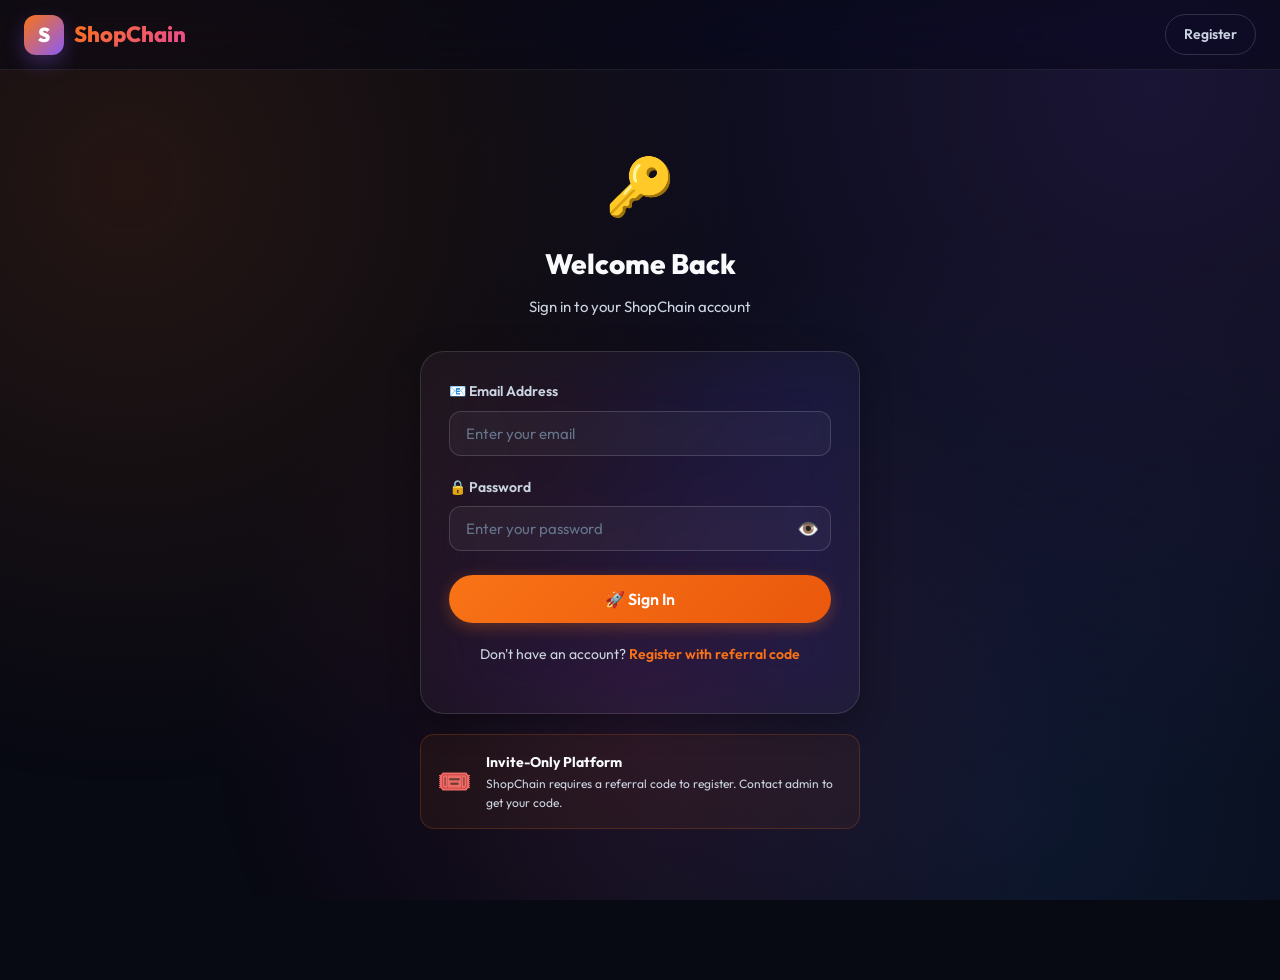
<file: admin/index.html>
<!DOCTYPE html>
<html lang="en">
<head>
  <meta charset="UTF-8">
  <meta name="viewport" content="width=device-width, initial-scale=1.0">
  <title>Admin Dashboard — ShopChain</title>
  <link rel="stylesheet" href="/css/style.css">
  <style>
    .admin-nav { background: rgba(239,68,68,0.08); border-bottom: 1px solid rgba(239,68,68,0.2); padding: 8px 24px; display: flex; align-items: center; gap: 12px; font-size: 13px; color: var(--danger); position: sticky; top: 70px; z-index: 100; }
    .pending-alert { background: rgba(245,158,11,0.1); border: 1px solid rgba(245,158,11,0.3); border-radius: 12px; padding: 14px 20px; display: flex; align-items: center; justify-content: space-between; margin-bottom: 24px; }
  </style>
</head>
<body>
<nav class="navbar">
  <a href="/admin/index.html" class="navbar-brand">
    <div class="logo-icon" style="background:linear-gradient(135deg,#ef4444,#dc2626);">A</div>
    <div class="logo-text" style="background:linear-gradient(135deg,#ef4444,#f97316);-webkit-background-clip:text;-webkit-text-fill-color:transparent;">ShopChain Admin</div>
  </a>
  <div class="navbar-right" id="nav-right"></div>
</nav>
<div class="admin-nav">
  🛠️ <strong>Admin Panel</strong> — Control center for users, deposits, withdrawals & registrations
</div>

<div class="page-layout">
  <aside class="sidebar">
    <div class="sidebar-menu">
      <a href="/admin/index.html" class="sidebar-item active"><span class="icon">📊</span> Dashboard</a>
      <a href="/admin/registrations.html" class="sidebar-item" id="nav-regs"><span class="icon">📝</span> Registrations <span id="nav-reg-badge" style="display:none;background:var(--warning);color:#000;font-size:10px;font-weight:800;padding:2px 7px;border-radius:20px;margin-left:auto;"></span></a>
      <a href="/admin/deposits.html" class="sidebar-item"><span class="icon">💰</span> Deposits</a>
      <a href="/admin/withdrawals.html" class="sidebar-item"><span class="icon">💸</span> Withdrawals</a>
      <a href="/admin/users.html" class="sidebar-item"><span class="icon">👥</span> Users</a>
      <a href="/admin/products.html" class="sidebar-item"><span class="icon">📦</span> Products</a>
      <a href="/admin/settings.html" class="sidebar-item"><span class="icon">⚙️</span> Settings</a>
      <div style="height:1px;background:var(--border);margin:8px 0;"></div>
      <a href="/index.html" class="sidebar-item"><span class="icon">🌐</span> Main Site</a>
      <a href="#" onclick="logout()" class="sidebar-item" style="color:var(--danger);margin-top:4px;"><span class="icon">🚪</span> Logout</a>
    </div>
    <div class="glass-card" style="margin-top:16px;border-color:rgba(245,158,11,0.3);">
      <div style="font-size:13px;font-weight:700;color:var(--warning);margin-bottom:12px;">⚠️ Pending</div>
      <div style="font-size:13px;color:var(--text-secondary);margin-bottom:6px;">
        Registrations: <strong style="color:var(--warning);" id="side-pending-reg">0</strong>
      </div>
      <div style="font-size:13px;color:var(--text-secondary);margin-bottom:6px;">
        Deposits: <strong style="color:var(--warning);" id="side-pending-dep">0</strong>
      </div>
      <div style="font-size:13px;color:var(--text-secondary);">
        Withdrawals: <strong style="color:var(--warning);" id="side-pending-wtd">0</strong>
      </div>
    </div>
  </aside>

  <main>
    <div class="page-header">
      <h1>📊 Admin Dashboard</h1>
      <p>Monitor and control all site activity</p>
    </div>

    <!-- Pending Registrations Alert -->
    <div id="reg-alert" style="display:none;" class="pending-alert">
      <div style="display:flex;align-items:center;gap:12px;">
        <span style="font-size:24px;">👤</span>
        <div>
          <div style="font-weight:700;color:var(--warning);" id="reg-alert-text">New registration requests waiting!</div>
          <div style="font-size:13px;color:var(--text-secondary);">Review and approve or reject them.</div>
        </div>
      </div>
      <a href="/admin/registrations.html" class="btn btn-primary btn-sm" style="white-space:nowrap;">Review Now →</a>
    </div>

    <!-- Stats Grid -->
    <div class="stats-grid" style="grid-template-columns:repeat(auto-fit,minmax(150px,1fr));">
      <div class="stat-card" style="border-left:4px solid var(--warning);">
        <div class="stat-icon">📝</div>
        <div class="stat-label">Pending Signups</div>
        <div class="stat-value" style="color:var(--warning);" id="s-pending-reg">0</div>
      </div>
      <div class="stat-card" style="border-left:4px solid var(--info);">
        <div class="stat-icon">👥</div>
        <div class="stat-label">Active Users</div>
        <div class="stat-value blue" id="s-users">0</div>
      </div>
      <div class="stat-card" style="border-left:4px solid var(--success);">
        <div class="stat-icon">💰</div>
        <div class="stat-label">Approved Deposits</div>
        <div class="stat-value green" id="s-dep">$0</div>
      </div>
      <div class="stat-card" style="border-left:4px solid var(--warning);">
        <div class="stat-icon">⏳</div>
        <div class="stat-label">Pending Deposits</div>
        <div class="stat-value" style="color:var(--warning);" id="s-dep-pend">0</div>
      </div>
      <div class="stat-card" style="border-left:4px solid var(--danger);">
        <div class="stat-icon">💸</div>
        <div class="stat-label">Pending Withdrawals</div>
        <div class="stat-value" style="color:var(--danger);" id="s-wtd-pend">0</div>
      </div>
      <div class="stat-card" style="border-left:4px solid var(--primary);">
        <div class="stat-icon">🛒</div>
        <div class="stat-label">Total Purchases</div>
        <div class="stat-value orange" id="s-buys">0</div>
      </div>
    </div>

    <!-- Recent Registration Requests -->
    <div class="section-title">📝 Recent Registration Requests</div>
    <div class="table-wrap" style="margin-bottom:28px;">
      <table>
        <thead>
          <tr><th>Name</th><th>Email</th><th>Code</th><th>Status</th><th>Date</th><th>Action</th></tr>
        </thead>
        <tbody id="recent-regs"></tbody>
      </table>
    </div>

    <!-- Recent Deposits -->
    <div class="section-title">💰 Recent Deposit Requests</div>
    <div class="table-wrap" style="margin-bottom:28px;">
      <table>
        <thead>
          <tr><th>User</th><th>Amount</th><th>Crypto</th><th>Status</th><th>Date</th><th>Action</th></tr>
        </thead>
        <tbody id="recent-deposits"></tbody>
      </table>
    </div>

    <!-- Recent Withdrawals -->
    <div class="section-title">💸 Recent Withdrawal Requests</div>
    <div class="table-wrap">
      <table>
        <thead>
          <tr><th>User</th><th>Amount</th><th>Wallet</th><th>Status</th><th>Date</th><th>Action</th></tr>
        </thead>
        <tbody id="recent-withdrawals"></tbody>
      </table>
    </div>
  </main>
</div>

<script src="/js/app.js"></script>
<script>
  window.onload = function () {
    const user = requireAuth(true);
    if (!user) return;
    updateNavBar(user);
    renderAdminDash();
  };

  function renderAdminDash() {
    const db = getDB();
    const users = db.users.filter(u => u.role !== 'admin');
    const deposits = db.deposits;
    const withdrawals = db.withdrawals;
    const purchases = db.purchases;
    const regs = db.pendingRegistrations || [];

    const pendingRegs = regs.filter(r => r.status === 'pending');
    const pendingDeps = deposits.filter(d => d.status === 'pending');
    const pendingWtds = withdrawals.filter(w => w.status === 'pending');
    const approvedDeps = deposits.filter(d => d.status === 'approved').reduce((s, d) => s + d.amount, 0);

    // Stats
    document.getElementById('s-pending-reg').textContent = pendingRegs.length;
    document.getElementById('s-users').textContent = users.length;
    document.getElementById('s-dep').textContent = formatMoney(approvedDeps);
    document.getElementById('s-dep-pend').textContent = pendingDeps.length;
    document.getElementById('s-wtd-pend').textContent = pendingWtds.length;
    document.getElementById('s-buys').textContent = purchases.length;
    document.getElementById('side-pending-reg').textContent = pendingRegs.length;
    document.getElementById('side-pending-dep').textContent = pendingDeps.length;
    document.getElementById('side-pending-wtd').textContent = pendingWtds.length;

    // Show alert if there are pending registrations
    if (pendingRegs.length > 0) {
      document.getElementById('reg-alert').style.display = 'flex';
      document.getElementById('reg-alert-text').textContent = `${pendingRegs.length} new registration request${pendingRegs.length > 1 ? 's' : ''} waiting for approval!`;
      document.getElementById('nav-reg-badge').style.display = 'inline-block';
      document.getElementById('nav-reg-badge').textContent = pendingRegs.length;
    } else {
      document.getElementById('reg-alert').style.display = 'none';
    }

    // Recent Registrations
    const regsTbody = document.getElementById('recent-regs');
    const recentRegs = [...regs].sort((a, b) => b.createdAt - a.createdAt).slice(0, 6);
    if (recentRegs.length === 0) {
      regsTbody.innerHTML = '<tr><td colspan="6" style="text-align:center;color:var(--text-muted);padding:24px;">No registration requests yet</td></tr>';
    } else {
      const badges = { pending: 'badge-warning', approved: 'badge-success', rejected: 'badge-danger' };
      const labels = { pending: '⏳ Pending', approved: '✅ Approved', rejected: '❌ Rejected' };
      regsTbody.innerHTML = recentRegs.map(r => `
        <tr>
          <td style="font-weight:600;">${r.name}</td>
          <td style="color:var(--text-secondary);font-size:13px;">${r.email}</td>
          <td><span style="background:rgba(34,197,94,0.1);border:1px solid rgba(34,197,94,0.3);color:var(--success);padding:3px 8px;border-radius:6px;font-size:11px;font-weight:700;letter-spacing:1px;">${r.referralCode}</span></td>
          <td><span class="badge ${badges[r.status]}">${labels[r.status]}</span></td>
          <td style="font-size:12px;color:var(--text-secondary);">${formatDate(r.createdAt)}</td>
          <td>${r.status === 'pending' ? `
            <div style="display:flex;gap:6px;">
              <button class="btn btn-success btn-sm" onclick="approveReg('${r.id}')">✅ Approve</button>
              <button class="btn btn-danger btn-sm" onclick="rejectReg('${r.id}')">❌</button>
            </div>` : '—'}</td>
        </tr>`).join('');
    }

    // Recent Deposits
    const depTbody = document.getElementById('recent-deposits');
    const recentDeps = [...deposits].sort((a, b) => b.createdAt - a.createdAt).slice(0, 6);
    if (recentDeps.length === 0) {
      depTbody.innerHTML = '<tr><td colspan="6" style="text-align:center;color:var(--text-muted);padding:24px;">No deposits yet</td></tr>';
    } else {
      depTbody.innerHTML = recentDeps.map(d => {
        const user = db.users.find(u => u.id === d.userId);
        return `<tr>
          <td style="font-weight:500;">${user ? user.name : 'Unknown'}</td>
          <td style="font-weight:700;color:var(--success);">+${formatMoney(d.amount)}</td>
          <td><span class="badge badge-info">${d.crypto}</span></td>
          <td>${statusBadge(d.status)}</td>
          <td style="font-size:12px;color:var(--text-secondary);">${formatDate(d.createdAt)}</td>
          <td>${d.status === 'pending' ? `
            <div style="display:flex;gap:6px;">
              <button class="btn btn-success btn-sm" onclick="approveDep('${d.id}')">✅</button>
              <button class="btn btn-danger btn-sm" onclick="rejectDep('${d.id}')">❌</button>
            </div>` : '—'}</td>
        </tr>`;
      }).join('');
    }

    // Recent Withdrawals
    const wtdTbody = document.getElementById('recent-withdrawals');
    const recentWtds = [...withdrawals].sort((a, b) => b.createdAt - a.createdAt).slice(0, 6);
    if (recentWtds.length === 0) {
      wtdTbody.innerHTML = '<tr><td colspan="6" style="text-align:center;color:var(--text-muted);padding:24px;">No withdrawals yet</td></tr>';
    } else {
      wtdTbody.innerHTML = recentWtds.map(w => {
        const user = db.users.find(u => u.id === w.userId);
        return `<tr>
          <td style="font-weight:500;">${user ? user.name : 'Unknown'}</td>
          <td style="font-weight:700;color:var(--danger);">-${formatMoney(w.amount)}</td>
          <td style="font-size:12px;color:var(--text-secondary);">${w.crypto}: ${w.walletAddress.substring(0, 16)}...</td>
          <td>${statusBadge(w.status)}</td>
          <td style="font-size:12px;color:var(--text-secondary);">${formatDate(w.createdAt)}</td>
          <td>${w.status === 'pending' ? `
            <div style="display:flex;gap:6px;">
              <button class="btn btn-success btn-sm" onclick="approveWtd('${w.id}')">✅</button>
              <button class="btn btn-danger btn-sm" onclick="rejectWtd('${w.id}')">❌</button>
            </div>` : '—'}</td>
        </tr>`;
      }).join('');
    }
  }

  function statusBadge(s) {
    const m = { pending: 'badge-warning', approved: 'badge-success', rejected: 'badge-danger' };
    const l = { pending: '⏳ Pending', approved: '✅ Approved', rejected: '❌ Rejected' };
    return `<span class="badge ${m[s]}">${l[s]}</span>`;
  }

  function approveReg(id) {
    if (approveRegistration(id)) { showToast('✅ Account approved! User can now login.', 'success'); renderAdminDash(); }
  }
  function rejectReg(id) {
    if (confirm('Reject this registration?')) {
      if (rejectRegistration(id)) { showToast('❌ Registration rejected.', 'error'); renderAdminDash(); }
    }
  }
  function approveDep(id) {
    if (approveDeposit(id)) { showToast('✅ Deposit approved! Balance credited.', 'success'); renderAdminDash(); }
  }
  function rejectDep(id) {
    if (confirm('Reject this deposit?')) {
      if (rejectDeposit(id)) { showToast('❌ Deposit rejected.', 'error'); renderAdminDash(); }
    }
  }
  function approveWtd(id) {
    if (approveWithdraw(id)) { showToast('✅ Withdrawal approved!', 'success'); renderAdminDash(); }
  }
  function rejectWtd(id) {
    if (confirm('Reject this withdrawal? Balance will be refunded.')) {
      if (rejectWithdraw(id)) { showToast('❌ Withdrawal rejected. Balance refunded.', 'error'); renderAdminDash(); }
    }
  }
</script>
</body>
</html>
</file>
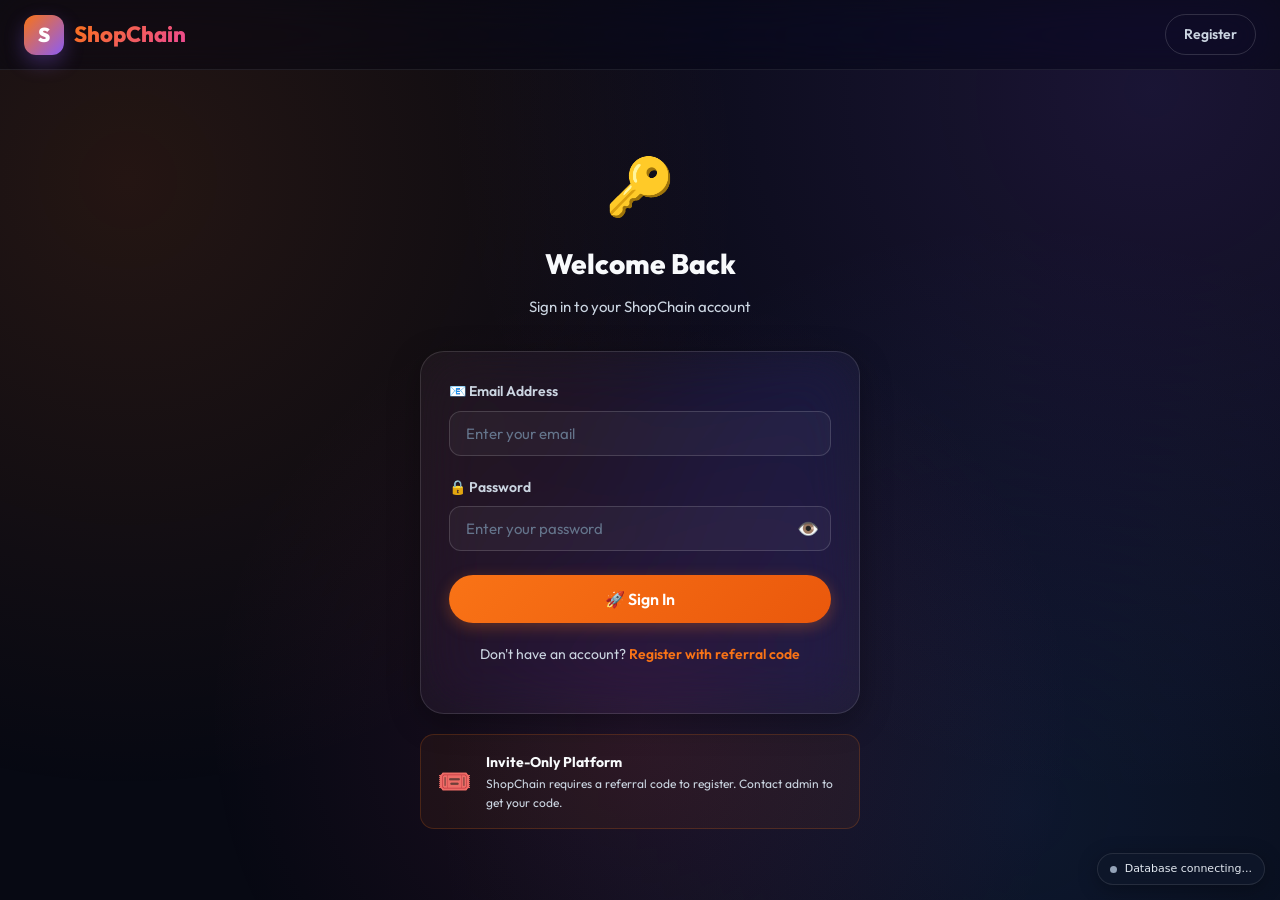
<file: dashboard.html>
<!DOCTYPE html>
<html lang="en">
<head>
  <meta charset="UTF-8">
  <meta name="viewport" content="width=device-width, initial-scale=1.0">
  <title>Dashboard — ShopChain</title>
  <link rel="stylesheet" href="/css/style.css">
</head>
<body>
<nav class="navbar">
  <a href="/index.html" class="navbar-brand">
    <div class="logo-icon">S</div>
    <div class="logo-text">ShopChain</div>
  </a>
  <div class="navbar-right" id="nav-right"></div>
</nav>

<div class="page-layout">
  <aside class="sidebar">
    <div class="sidebar-menu">
      <a href="/dashboard.html" class="sidebar-item active"><span class="icon">📊</span> Dashboard</a>
      <a href="/deposit.html" class="sidebar-item"><span class="icon">💰</span> Deposit</a>
      <a href="/my-products.html" class="sidebar-item"><span class="icon">📦</span> My Products</a>
      <a href="/withdraw.html" class="sidebar-item"><span class="icon">💸</span> Withdraw</a>
      <a href="/index.html" class="sidebar-item"><span class="icon">🛒</span> Marketplace</a>
      <a href="#" onclick="logout()" class="sidebar-item" style="color:var(--danger);border-left-color:transparent;margin-top:8px;"><span class="icon">🚪</span> Logout</a>
    </div>
    <div class="glass-card" style="margin-top:16px;text-align:center;">
      <div style="font-size:28px;margin-bottom:8px;">⚡</div>
      <div style="font-weight:700;margin-bottom:6px;">Quick Deposit</div>
      <div style="font-size:13px;color:var(--text-secondary);margin-bottom:16px;">USDT, BTC or ETH</div>
      <a href="/deposit.html" class="btn btn-primary btn-sm">Deposit Now</a>
    </div>
  </aside>

  <main>
    <div class="page-header">
      <h1 id="welcome-text">Welcome 👋</h1>
      <p>View your account summary and recent activity</p>
    </div>

    <div class="stats-grid" id="stats-grid">
      <div class="stat-card">
        <div class="stat-icon">💰</div>
        <div class="stat-label">Total Balance</div>
        <div class="stat-value orange" id="stat-balance">$0.00</div>
      </div>
      <div class="stat-card">
        <div class="stat-icon">📦</div>
        <div class="stat-label">Active Products</div>
        <div class="stat-value blue" id="stat-products">0</div>
      </div>
      <div class="stat-card">
        <div class="stat-icon">📈</div>
        <div class="stat-label">Total Profit</div>
        <div class="stat-value green" id="stat-profit">$0.00</div>
      </div>
      <div class="stat-card">
        <div class="stat-icon">💸</div>
        <div class="stat-label">Total Withdrawn</div>
        <div class="stat-value" id="stat-withdrawn">$0.00</div>
      </div>
    </div>

    <!-- Quick Actions -->
    <div style="display:grid;grid-template-columns:repeat(auto-fit,minmax(160px,1fr));gap:12px;margin-bottom:32px;">
      <a href="/deposit.html" style="text-decoration:none;">
        <div class="glass-card" style="text-align:center;cursor:pointer;transition:all 0.3s;padding:20px 16px;" onmouseover="this.style.borderColor='rgba(249,115,22,0.4)'" onmouseout="this.style.borderColor='var(--glass-border)'">
          <div style="font-size:32px;margin-bottom:8px;">💰</div>
          <div style="font-weight:600;font-size:14px;">Deposit</div>
        </div>
      </a>
      <a href="/index.html" style="text-decoration:none;">
        <div class="glass-card" style="text-align:center;cursor:pointer;transition:all 0.3s;padding:20px 16px;" onmouseover="this.style.borderColor='rgba(249,115,22,0.4)'" onmouseout="this.style.borderColor='var(--glass-border)'">
          <div style="font-size:32px;margin-bottom:8px;">🛒</div>
          <div style="font-weight:600;font-size:14px;">Buy Products</div>
        </div>
      </a>
      <a href="/my-products.html" style="text-decoration:none;">
        <div class="glass-card" style="text-align:center;cursor:pointer;transition:all 0.3s;padding:20px 16px;" onmouseover="this.style.borderColor='rgba(249,115,22,0.4)'" onmouseout="this.style.borderColor='var(--glass-border)'">
          <div style="font-size:32px;margin-bottom:8px;">📦</div>
          <div style="font-weight:600;font-size:14px;">My Products</div>
        </div>
      </a>
      <a href="/withdraw.html" style="text-decoration:none;">
        <div class="glass-card" style="text-align:center;cursor:pointer;transition:all 0.3s;padding:20px 16px;" onmouseover="this.style.borderColor='rgba(249,115,22,0.4)'" onmouseout="this.style.borderColor='var(--glass-border)'">
          <div style="font-size:32px;margin-bottom:8px;">💸</div>
          <div style="font-weight:600;font-size:14px;">Withdraw</div>
        </div>
      </a>
    </div>

    <div class="section-title">Recent Products</div>
    <div class="glass-card" style="margin-bottom:24px;">
      <div id="recent-products"></div>
    </div>

    <div class="section-title">Transaction History</div>
    <div class="table-wrap">
      <table>
        <thead>
          <tr>
            <th>Type</th>
            <th>Amount</th>
            <th>Status</th>
            <th>Date</th>
          </tr>
        </thead>
        <tbody id="tx-history"></tbody>
      </table>
    </div>
  </main>
</div>

<script src="/js/app.js"></script>
<script>
  let currentUser = requireAuth();

  window.onload = function () {
    if (!currentUser) return;
    updateNavBar(currentUser);
    document.getElementById('welcome-text').textContent = `Welcome, ${currentUser.name} 👋`;
    renderDashboard();
  };

  function renderDashboard() {
    currentUser = getCurrentUser();
    const db = getDB();
    const purchases = db.purchases.filter(p => p.userId === currentUser.id);
    const withdrawals = db.withdrawals.filter(w => w.userId === currentUser.id && w.status === 'approved');
    const soldProducts = purchases.filter(p => p.status === 'sold');
    const activePurchases = purchases.filter(p => p.status === 'holding');
    const totalProfit = soldProducts.reduce((s, p) => s + (p.sellPrice - p.buyPrice), 0);
    const totalWithdrawn = withdrawals.reduce((s, w) => s + w.amount, 0);

    document.getElementById('stat-balance').textContent = formatMoney(currentUser.balance);
    document.getElementById('stat-products').textContent = activePurchases.length;
    document.getElementById('stat-profit').textContent = formatMoney(totalProfit);
    document.getElementById('stat-withdrawn').textContent = formatMoney(totalWithdrawn);

    const rpEl = document.getElementById('recent-products');
    if (activePurchases.length === 0) {
      rpEl.innerHTML = `<div class="empty-state"><div class="empty-icon">📦</div><h3>No active products</h3><p>Buy products from the marketplace to get started</p><a href="/index.html" class="btn btn-primary" style="width:auto;margin-top:16px;padding:10px 24px;">🛒 Browse Products</a></div>`;
    } else {
      rpEl.innerHTML = activePurchases.slice(0, 3).map(p => `
        <a href="/my-products.html" style="display:flex;align-items:center;gap:16px;padding:16px 0;border-bottom:1px solid var(--border);text-decoration:none;color:inherit;cursor:pointer;transition:background 0.2s;" class="sidebar-item">
          <div style="width:52px;height:52px;background:var(--glass);border-radius:12px;display:flex;align-items:center;justify-content:center;overflow:hidden;flex-shrink:0;">
            <img src="${p.productImage || ''}" alt="${p.productName}" style="width:100%;height:100%;object-fit:cover;">
          </div>
          <div style="flex:1;">
            <div style="font-weight:600;margin-bottom:4px;">${p.productName}</div>
            <div style="font-size:13px;color:var(--text-secondary);">Bought: ${formatMoney(p.buyPrice)} → Sell for: <span style="color:var(--success);font-weight:600;">${formatMoney(p.sellPrice)}</span></div>
          </div>
          <div id="timer-dash-${p.id}"></div>
        </a>
      `).join('');
      activePurchases.slice(0, 3).forEach(p => {
        startCountdown(`timer-dash-${p.id}`, p.canSellAt, null);
      });
    }

    const txEl = document.getElementById('tx-history');
    const allTx = [
      ...db.deposits.filter(d => d.userId === currentUser.id).map(d => ({
        type: '💰 Deposit', amount: d.amount, status: d.status, date: d.createdAt, sign: '+'
      })),
      ...purchases.map(p => ({
        type: '🛒 Bought: ' + p.productName.substring(0, 20), amount: p.buyPrice, status: 'completed', date: p.boughtAt, sign: '-'
      })),
      ...purchases.filter(p => p.status === 'sold').map(p => ({
        type: '📈 Sold: ' + p.productName.substring(0, 20), amount: p.sellPrice, status: 'completed', date: p.soldAt, sign: '+'
      })),
      ...db.withdrawals.filter(w => w.userId === currentUser.id).map(w => ({
        type: '💸 Withdrawal', amount: w.amount, status: w.status, date: w.createdAt, sign: '-'
      })),
    ].sort((a, b) => b.date - a.date);

    if (allTx.length === 0) {
      txEl.innerHTML = '<tr><td colspan="4" style="text-align:center;color:var(--text-muted);padding:32px;">No transactions yet</td></tr>';
    } else {
      const statusMap = {
        pending: '<span class="badge badge-warning">Pending</span>',
        approved: '<span class="badge badge-success">Approved</span>',
        rejected: '<span class="badge badge-danger">Rejected</span>',
        completed: '<span class="badge badge-info">Completed</span>',
      };
      txEl.innerHTML = allTx.slice(0, 15).map(tx => `
        <tr>
          <td>${tx.type}</td>
          <td style="font-weight:700;color:${tx.sign === '+' ? 'var(--success)' : 'var(--danger)'};">${tx.sign}${formatMoney(tx.amount)}</td>
          <td>${statusMap[tx.status] || tx.status}</td>
          <td style="color:var(--text-secondary);font-size:13px;">${formatDate(tx.date)}</td>
        </tr>
      `).join('');
    }
  }
</script>
</body>
</html>
</file>
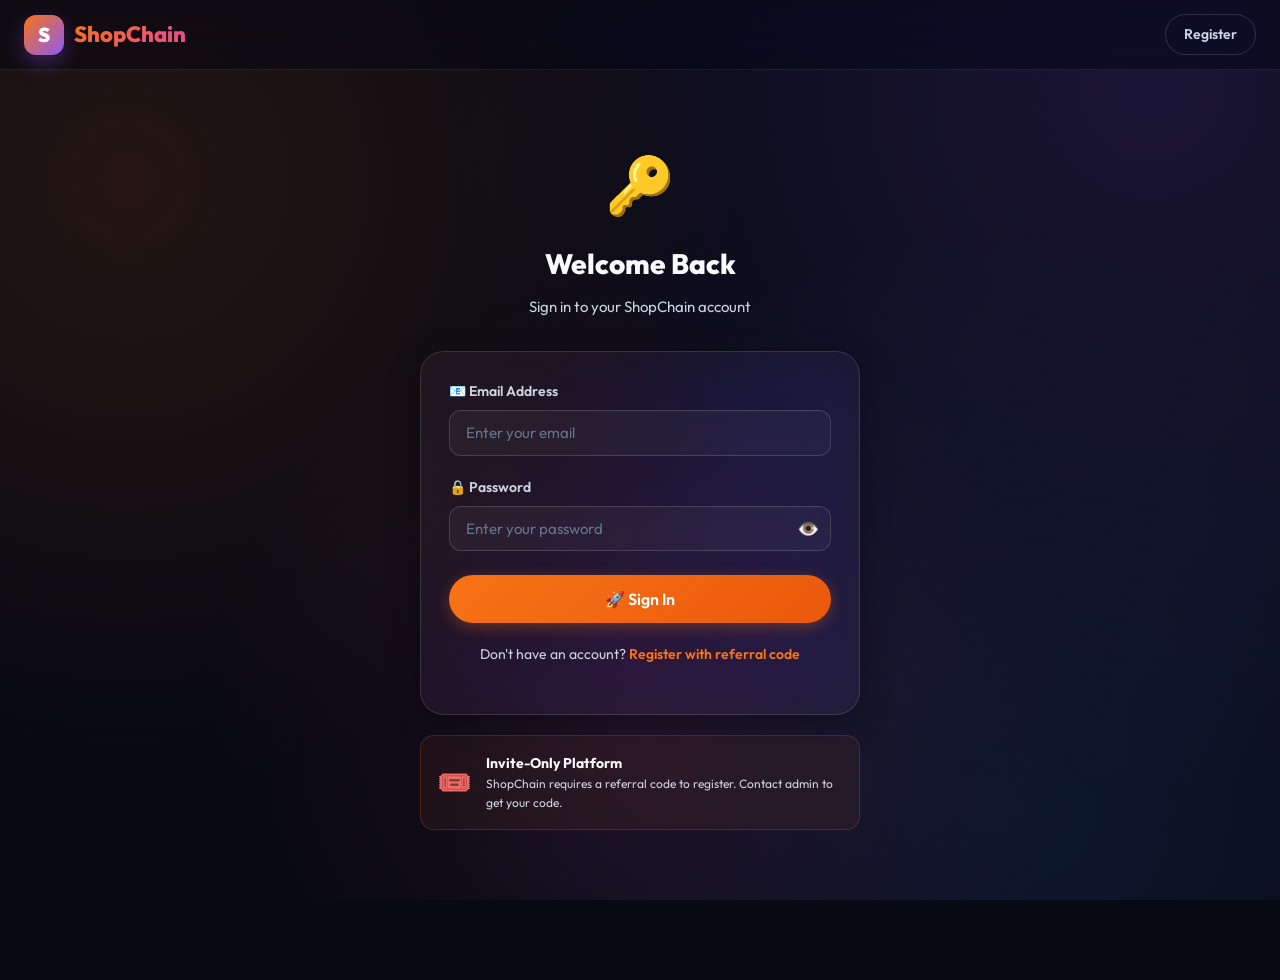
<file: deposit.html>
<!DOCTYPE html>
<html lang="en">
<head>
  <meta charset="UTF-8">
  <meta name="viewport" content="width=device-width, initial-scale=1.0">
  <title>Deposit — ShopChain</title>
  <link rel="stylesheet" href="/css/style.css">
</head>
<body>
<nav class="navbar">
  <a href="/index.html" class="navbar-brand">
    <div class="logo-icon">S</div>
    <div class="logo-text">ShopChain</div>
  </a>
  <div class="navbar-right" id="nav-right"></div>
</nav>

<div class="page-layout">
  <aside class="sidebar">
    <div class="sidebar-menu">
      <a href="/dashboard.html" class="sidebar-item"><span class="icon">📊</span> Dashboard</a>
      <a href="/deposit.html" class="sidebar-item active"><span class="icon">💰</span> Deposit</a>
      <a href="/my-products.html" class="sidebar-item"><span class="icon">📦</span> My Products</a>
      <a href="/withdraw.html" class="sidebar-item"><span class="icon">💸</span> Withdraw</a>
      <a href="/index.html" class="sidebar-item"><span class="icon">🛒</span> Marketplace</a>
      <a href="#" onclick="logout()" class="sidebar-item" style="color:var(--danger);margin-top:8px;"><span class="icon">🚪</span> Logout</a>
    </div>
  </aside>

  <main>
    <div class="page-header">
      <h1>💰 USDT Deposit</h1>
      <p>Automated real-time deposit via Binance Smart Chain (BSC BEP-20)</p>
    </div>

    <!-- No wallet configured yet -->
    <div id="no-wallets-msg" style="display:none;">
      <div style="background:rgba(239,68,68,0.08);border:1px solid rgba(239,68,68,0.3);border-radius:16px;padding:32px;text-align:center;">
        <div style="font-size:48px;margin-bottom:16px;">⚠️</div>
        <div style="font-size:18px;font-weight:700;color:var(--danger);margin-bottom:8px;">Deposits Temporarily Unavailable</div>
        <div style="font-size:14px;color:var(--text-secondary);">Admin has not configured the USDT BEP20 wallet address yet. Please check back soon.</div>
      </div>
    </div>

    <div id="deposit-content" style="display:grid;grid-template-columns:1fr 1fr;gap:24px;">

      <!-- LEFT: Form -->
      <div>
        <!-- Network Selector -->
        <div class="glass-card" style="margin-bottom:20px;">
          <div class="form-group" style="margin-bottom:0;">
            <label class="form-label">🌐 Select Deposit Network</label>
            <select id="deposit-network" class="form-control" onchange="changeNetwork()">
              <!-- Options loaded dynamically -->
            </select>
          </div>
        </div>

        <!-- Critical Notice: Supported Wallets & Exchange Warning -->
        <div class="glass-card" style="margin-bottom:20px;border-color:rgba(239,68,68,0.3);background:rgba(239,68,68,0.02);padding:16px;">
          <div style="display:flex;gap:10px;align-items:flex-start;">
            <div style="font-size:20px;color:var(--danger);line-height:1;">⚠️</div>
            <div style="font-size:12px;line-height:1.6;">
              <strong style="color:var(--danger);font-size:13px;display:block;margin-bottom:4px;">🚨 IMPORTANT DEPOSIT NOTICE:</strong>
              Do <strong>NOT</strong> transfer funds directly from Centralized Exchanges (like Binance, OKX, Bybit, KuCoin, etc.) as internal/off-chain transfers cannot be verified by the blockchain.
              <div style="margin-top:6px;color:var(--text-secondary);">
                <strong>Supported Wallets:</strong> Trust Wallet, MetaMask, TokenPocket, SafePal (Decentralized personal wallets).
              </div>
            </div>
          </div>
        </div>

        <!-- Step 1: Send to Wallet -->
        <div class="glass-card" style="margin-bottom:20px;">
          <div style="font-size:16px;font-weight:700;margin-bottom:16px;">Step 1: Send USDT to This Address</div>

          <!-- QR placeholder -->
          <div style="text-align:center;margin-bottom:16px;">
            <div style="width:140px;height:140px;background:white;border-radius:12px;margin:0 auto;padding:10px;display:flex;align-items:center;justify-content:center;">
              <div id="qr-display" style="width:120px;height:120px;background:white;position:relative;">
                <svg viewBox="0 0 120 120" width="120" height="120">
                  <rect width="120" height="120" fill="white"/>
                  <rect x="10" y="10" width="40" height="40" fill="none" stroke="black" stroke-width="4"/>
                  <rect x="15" y="15" width="30" height="30" fill="black"/>
                  <rect x="70" y="10" width="40" height="40" fill="none" stroke="black" stroke-width="4"/>
                  <rect x="75" y="15" width="30" height="30" fill="black"/>
                  <rect x="10" y="70" width="40" height="40" fill="none" stroke="black" stroke-width="4"/>
                  <rect x="15" y="75" width="30" height="30" fill="black"/>
                  <rect x="65" y="65" width="10" height="10" fill="black"/>
                  <rect x="80" y="65" width="10" height="10" fill="black"/>
                  <rect x="95" y="65" width="10" height="10" fill="black"/>
                  <rect x="65" y="80" width="10" height="10" fill="black"/>
                  <rect x="95" y="80" width="10" height="10" fill="black"/>
                  <rect x="65" y="95" width="10" height="10" fill="black"/>
                  <rect x="80" y="95" width="10" height="10" fill="black"/>
                  <rect x="95" y="95" width="10" height="10" fill="black"/>
                </svg>
              </div>
            </div>
            <div style="font-size:11px;color:var(--text-muted);margin-top:6px;">Scan QR or copy address below</div>
          </div>

          <div id="wallet-display">
            <div style="font-size:12px;font-weight:600;color:var(--text-secondary);margin-bottom:8px;" id="wallet-label">USDT BEP20 (Binance Smart Chain) Address:</div>
            <div class="wallet-box">
              <div class="wallet-addr" id="wallet-addr">Loading wallet address...</div>
              <button class="copy-btn" onclick="copyAddress()" id="copy-btn" style="display:none;">📋 Copy</button>
            </div>
          </div>

          <div class="info-box warning" style="margin-top:12px;" id="wallet-warning">
            ⚠️ Only send **USDT on Binance Smart Chain (BSC / BEP-20)** to this address. Sending other coins or using networks like Tron (TRC20) or Ethereum (ERC20) will result in permanent loss!
          </div>
        </div>

        <!-- Step 2: Proof Form -->
        <div class="glass-card">
          <div style="font-size:16px;font-weight:700;margin-bottom:16px;">Step 2: Submit TxID for Verification</div>
          <form id="deposit-form" onsubmit="handleDeposit(event)">
            <div class="form-group" style="display:none;">
              <!-- Kept input but hidden as amount is auto-read from chain -->
              <input type="number" id="dep-amount" class="form-control" value="10">
            </div>
            
            <div class="form-group">
              <label class="form-label">🔗 Transaction Hash (TxID)</label>
              <input type="text" id="dep-txid" class="form-control" placeholder="Paste your 66-character TxID (e.g. 0x...)" required style="font-family:monospace;font-size:13px;">
              <div style="font-size:12px;color:var(--text-muted);margin-top:6px;">Copy the TxID from your trust wallet, MetaMask or Binance withdrawal history</div>
            </div>
            
            <div id="min-deposit-hint" style="font-size:13px;color:var(--text-secondary);margin-bottom:14px;background:rgba(255,255,255,0.03);padding:8px 12px;border-radius:8px;border:1px solid var(--border);">
              Minimum deposit: $10
            </div>

            <div class="info-box info" style="margin-bottom:20px;" id="network-note">
              ⚡ Once submitted, our system scans the Binance Smart Chain blockchain instantly. Successful transactions credit your balance immediately!
            </div>
            
            <button type="submit" class="btn btn-primary" id="dep-btn" style="font-size:16px;padding:14px;">
              ⚡ Submit & Auto-Verify Instantly
            </button>
          </form>
        </div>
      </div>

      <!-- RIGHT: Balance + Info -->
      <div>
        <div style="background:linear-gradient(135deg,#1e3a5f,#0a1628);border:1px solid rgba(249,115,22,0.3);border-radius:20px;padding:24px;margin-bottom:20px;">
          <div style="font-size:13px;color:var(--text-secondary);margin-bottom:8px;">Current Balance</div>
          <div style="font-size:36px;font-weight:900;color:var(--primary);" id="current-balance">$0.00</div>
          <div style="font-size:13px;color:var(--text-secondary);margin-top:8px;">💡 Add balance to buy products</div>
        </div>

        <div class="glass-card" style="margin-bottom:20px;">
          <div style="font-size:15px;font-weight:700;margin-bottom:14px;">📋 How to Deposit?</div>
          <div style="display:grid;gap:14px;">
            <div style="display:flex;gap:14px;align-items:flex-start;">
              <div style="width:28px;height:28px;border-radius:50%;background:linear-gradient(135deg,var(--primary),var(--accent));display:flex;align-items:center;justify-content:center;font-weight:700;font-size:13px;color:white;flex-shrink:0;">1</div>
              <div style="font-size:13px;color:var(--text-secondary);">Copy the deposit address or scan the QR code.</div>
            </div>
            <div style="display:flex;gap:14px;align-items:flex-start;">
              <div style="width:28px;height:28px;border-radius:50%;background:linear-gradient(135deg,var(--primary),var(--accent));display:flex;align-items:center;justify-content:center;font-weight:700;font-size:13px;color:white;flex-shrink:0;">2</div>
              <div style="font-size:13px;color:var(--text-secondary);">Transfer USDT from a personal decentralized wallet (Trust Wallet, MetaMask, etc.). Do not send from exchanges.</div>
            </div>
            <div style="display:flex;gap:14px;align-items:flex-start;">
              <div style="width:28px;height:28px;border-radius:50%;background:linear-gradient(135deg,var(--primary),var(--accent));display:flex;align-items:center;justify-content:center;font-weight:700;font-size:13px;color:white;flex-shrink:0;">3</div>
              <div style="font-size:13px;color:var(--text-secondary);">Find the TxID in your wallet receipt and copy it.</div>
            </div>
            <div style="display:flex;gap:14px;align-items:flex-start;">
              <div style="width:28px;height:28px;border-radius:50%;background:linear-gradient(135deg,var(--primary),var(--accent));display:flex;align-items:center;justify-content:center;font-weight:700;font-size:13px;color:white;flex-shrink:0;">4</div>
              <div style="font-size:13px;color:var(--text-secondary);">Paste the TxID in the form and click Verify. Your balance updates instantly!</div>
            </div>
          </div>
        </div>

        <div class="glass-card">
          <div style="font-size:16px;font-weight:700;margin-bottom:16px;">📋 Deposit History</div>
          <div id="deposit-history"></div>
        </div>
      </div>

    </div>
  </main>
</div>

<script src="/js/app.js"></script>
<script>
  let currentUser;
  let adminAddress = '';
  let minDeposit = 10;

  let wallets = {};
  let activeNetwork = 'USDT_BEP20';

  window.onload = function () {
    currentUser = requireAuth();
    if (!currentUser) return;
    updateNavBar(currentUser);
    document.getElementById('current-balance').textContent = formatMoney(currentUser.balance);
    loadWallets();
    renderDepositHistory();
  };

  function loadWallets() {
    const db = getDB();
    const settings = db.siteSettings || {};
    wallets = settings.wallets || {};
    minDeposit = settings.minDeposit || 10;
    
    document.getElementById('min-deposit-hint').textContent = `Minimum deposit: $${minDeposit}`;

    // Check if at least one wallet is enabled
    const anyEnabled = Object.values(wallets).some(w => w.enabled && w.address);
    if (!anyEnabled) {
      document.getElementById('no-wallets-msg').style.display = 'block';
      document.getElementById('deposit-content').style.display = 'none';
      return;
    }

    // Set network dropdown options based on what is enabled
    const select = document.getElementById('deposit-network');
    select.innerHTML = '';
    
    if (wallets.USDT_BEP20 && wallets.USDT_BEP20.enabled && wallets.USDT_BEP20.address) {
      const opt = document.createElement('option');
      opt.value = 'USDT_BEP20';
      opt.textContent = 'USDT (Binance Smart Chain - BEP20)';
      select.appendChild(opt);
    }
    
    if (wallets.USDT_TRC20 && wallets.USDT_TRC20.enabled && wallets.USDT_TRC20.address) {
      const opt = document.createElement('option');
      opt.value = 'USDT_TRC20';
      opt.textContent = 'USDT (TRON - TRC20)';
      select.appendChild(opt);
    }

    changeNetwork();
  }

  function changeNetwork() {
    const select = document.getElementById('deposit-network');
    if (!select || select.options.length === 0) return;
    
    activeNetwork = select.value;
    const wallet = wallets[activeNetwork];
    adminAddress = wallet ? wallet.address : '';

    const label = document.getElementById('wallet-label');
    const warning = document.getElementById('wallet-warning');
    const noteBox = document.getElementById('network-note');
    const qrDisplay = document.getElementById('qr-display');

    document.getElementById('wallet-addr').textContent = adminAddress || 'Not configured';

    if (activeNetwork === 'USDT_BEP20') {
      label.textContent = 'USDT BEP20 (Binance Smart Chain) Address:';
      warning.innerHTML = '⚠️ Only send **USDT on Binance Smart Chain (BSC / BEP-20)** to this address. Sending other coins or using networks like TRON (TRC20) or Ethereum (ERC20) will result in permanent loss!';
      noteBox.innerHTML = '⚡ Once submitted, our system scans the Binance Smart Chain blockchain instantly. Successful transactions credit your balance immediately!';
    } else {
      label.textContent = 'USDT TRC20 (TRON Network) Address:';
      warning.innerHTML = '⚠️ Only send **USDT on TRON Network (TRC-20)** to this address. Sending other coins or using networks like BSC (BEP20) or Ethereum (ERC20) will result in permanent loss!';
      noteBox.innerHTML = '⚡ Once submitted, our system scans the TRON blockchain instantly. Confirmed transactions credit your balance immediately!';
    }
  }

  function copyAddress() {
    if (!adminAddress) return;
    navigator.clipboard.writeText(adminAddress).then(() => showToast('✅ Address copied to clipboard!', 'success'));
  }

  async function handleDeposit(e) {
    e.preventDefault();
    if (!adminAddress) { showToast('❌ Deposit address not configured yet!', 'error'); return; }

    const txid = document.getElementById('dep-txid').value.trim();
    const btn = document.getElementById('dep-btn');

    if (txid.length < 8) { showToast('❌ Please enter a valid TxID!', 'error'); return; }

    const db = getDB();
    // Check for duplicate TxID
    const duplicate = db.deposits.find(d => d.txid.toLowerCase() === txid.toLowerCase());
    if (duplicate) {
      showToast('❌ This Transaction ID has already been submitted!', 'error');
      return;
    }

    btn.disabled = true;
    btn.innerHTML = activeNetwork === 'USDT_BEP20' 
      ? '<span class="loading-spinner"></span> Verifying on Binance Smart Chain...' 
      : '<span class="loading-spinner"></span> Verifying on TRON Blockchain...';

    try {
      let actualAmount = 0;
      if (activeNetwork === 'USDT_BEP20') {
        const txResult = await verifyBscTx(txid, adminAddress, 'USDT_BEP20');
        actualAmount = txResult.amount;
      } else {
        const txResult = await verifyTronTx(txid, adminAddress);
        actualAmount = txResult.amount;
      }

      if (actualAmount < minDeposit) {
        throw new Error(`Transaction amount ($${actualAmount.toFixed(2)}) is less than the minimum deposit limit ($${minDeposit}).`);
      }

      // Add Deposit record (automatically approved)
      const newDep = {
        id: 'dep_' + Math.random().toString(36).substr(2, 9),
        userId: currentUser.id,
        amount: actualAmount,
        crypto: activeNetwork,
        txid: txid,
        status: 'approved',
        createdAt: Date.now(),
        approvedAt: Date.now(),
        autoVerified: true
      };

      const dbSave = getDB();
      dbSave.deposits.push(newDep);

      // Add balance to user
      const u = dbSave.users.find(x => x.id === currentUser.id);
      if (u) {
        u.balance += actualAmount;
      }
      saveDB(dbSave);

      const netLabel = activeNetwork === 'USDT_BEP20' ? 'BEP20' : 'TRC20';
      showToast(`⚡ Transaction verified! ${formatMoney(actualAmount)} ${netLabel} USDT added to your balance instantly!`, 'success');
      document.getElementById('deposit-form').reset();
      
      // Update UI state
      currentUser = getCurrentUser();
      document.getElementById('current-balance').textContent = formatMoney(currentUser.balance);
      updateNavBar(currentUser);
      renderDepositHistory();
    } catch (err) {
      showToast('❌ Auto-verification failed: ' + err.message, 'error');
    } finally {
      btn.disabled = false;
      btn.innerHTML = '⚡ Submit & Auto-Verify Instantly';
    }
  }

  function renderDepositHistory() {
    const db = getDB();
    const deposits = db.deposits.filter(d => d.userId === currentUser.id).sort((a, b) => b.createdAt - a.createdAt);
    const el = document.getElementById('deposit-history');

    if (deposits.length === 0) {
      el.innerHTML = `<div class="empty-state" style="padding:30px 0;"><div class="empty-icon" style="font-size:40px;">📭</div><p style="font-size:13px;">No deposits yet</p></div>`;
      return;
    }

    const statusMap = {
      pending:  '<span class="badge badge-warning">⏳ Pending</span>',
      approved: '<span class="badge badge-success">✅ Auto-Approved</span>',
      rejected: '<span class="badge badge-danger">❌ Rejected</span>',
    };

    el.innerHTML = deposits.map(d => {
      const netLabel = d.crypto === 'USDT_BEP20' ? 'USDT BEP20' : 'USDT TRC20';
      const badgeStyle = d.crypto === 'USDT_BEP20' ? 'badge-info' : 'badge-primary';
      return `
        <div style="padding:14px 0;border-bottom:1px solid var(--border);">
          <div style="display:flex;align-items:center;justify-content:space-between;margin-bottom:6px;">
            <div>
              <span class="badge ${badgeStyle}" style="margin-right:6px;">${netLabel}</span>
              <strong style="color:var(--success);font-size:15px;">+${formatMoney(d.amount)}</strong>
            </div>
            <div>${statusMap[d.status]}</div>
          </div>
          <div style="font-size:11px;color:var(--text-muted);font-family:monospace;" title="${d.txid}">TxID: ${d.txid.substring(0, 28)}...</div>
          <div style="font-size:11px;color:var(--text-muted);margin-top:2px;">${formatDate(d.createdAt)}</div>
        </div>`;
    }).join('');
  }
</script>
</body>
</html>
</file>
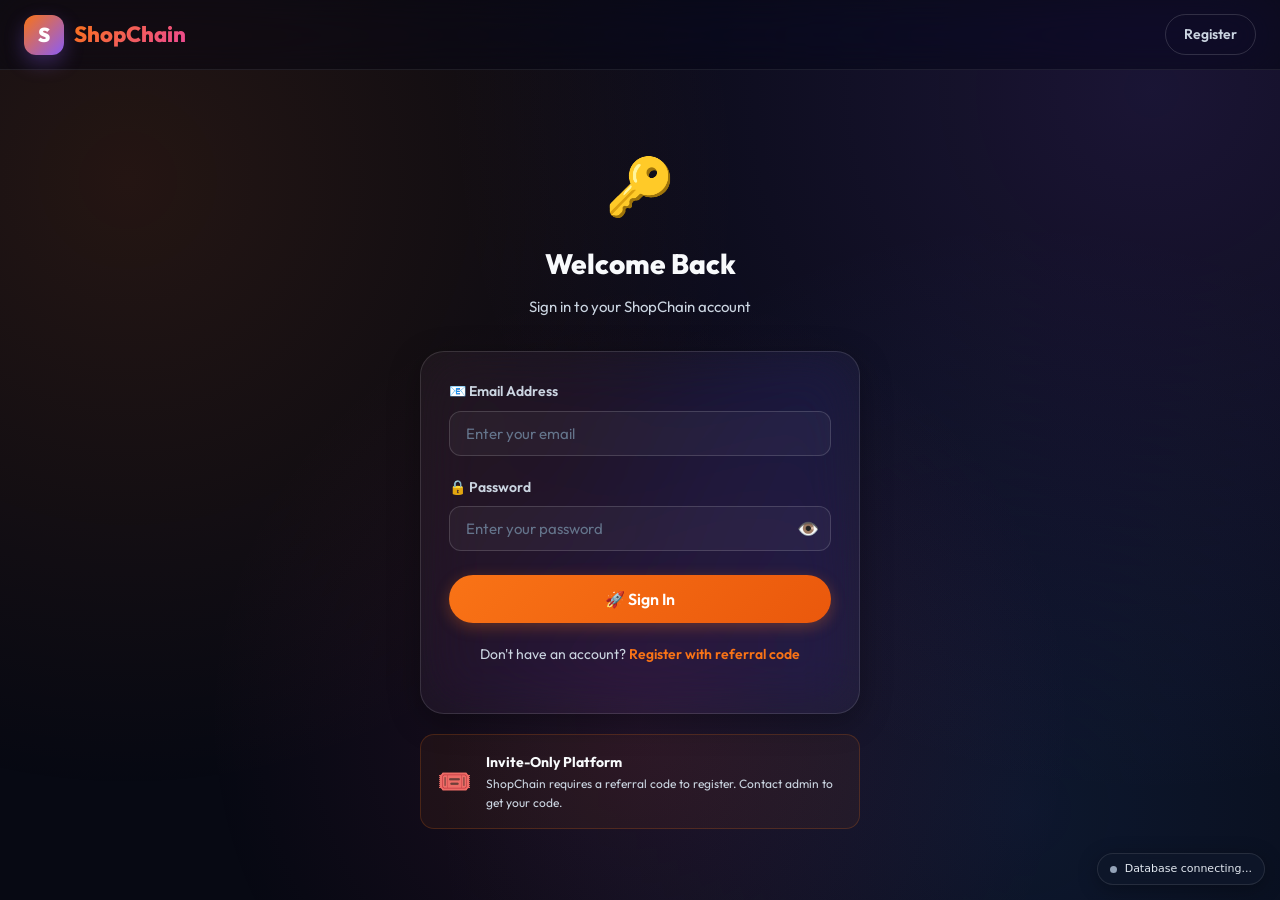
<file: login.html>
<!DOCTYPE html>
<html lang="en">
<head>
  <meta charset="UTF-8">
  <meta name="viewport" content="width=device-width, initial-scale=1.0">
  <title>Login — ShopChain</title>
  <link rel="stylesheet" href="/css/style.css">
</head>
<body>
<nav class="navbar">
  <a href="/index.html" class="navbar-brand">
    <div class="logo-icon">S</div>
    <div class="logo-text">ShopChain</div>
  </a>
  <div class="navbar-right">
    <a href="/register.html" class="nav-btn nav-btn-ghost">Register</a>
  </div>
</nav>

<div style="min-height:calc(100vh - 70px);display:flex;align-items:center;justify-content:center;padding:40px 20px;position:relative;z-index:1;">
  <div style="width:100%;max-width:440px;">

    <div style="text-align:center;margin-bottom:32px;">
      <div style="font-size:56px;margin-bottom:12px;">🔑</div>
      <h1 style="font-size:28px;font-weight:800;margin-bottom:8px;">Welcome Back</h1>
      <p style="color:var(--text-secondary);font-size:15px;">Sign in to your ShopChain account</p>
    </div>

    <div class="glass-card" style="border-radius:24px;">
      <form id="login-form" onsubmit="handleLogin(event)">

        <div class="form-group">
          <label class="form-label">📧 Email Address</label>
          <input type="email" id="email" class="form-control" placeholder="Enter your email" required>
        </div>

        <div class="form-group">
          <label class="form-label">🔒 Password</label>
          <div style="position:relative;">
            <input type="password" id="password" class="form-control" placeholder="Enter your password" required>
            <button type="button" onclick="togglePassword()" style="position:absolute;right:12px;top:50%;transform:translateY(-50%);background:none;border:none;color:var(--text-secondary);cursor:pointer;font-size:18px;">👁️</button>
          </div>
        </div>

        <div id="error-msg" style="display:none;margin-bottom:16px;" class="info-box warning"></div>

        <!-- Pending account notice -->
        <div id="pending-notice" style="display:none;margin-bottom:16px;">
          <div style="background:rgba(245,158,11,0.1);border:1px solid rgba(245,158,11,0.3);border-radius:12px;padding:16px;">
            <div style="font-weight:700;color:var(--warning);margin-bottom:6px;">⏳ Account Pending Approval</div>
            <div style="font-size:13px;color:var(--text-secondary);">Your registration request is being reviewed by admin. You will be able to login once approved. Please check back later.</div>
          </div>
        </div>

        <!-- Rejected account notice -->
        <div id="rejected-notice" style="display:none;margin-bottom:16px;">
          <div style="background:rgba(239,68,68,0.1);border:1px solid rgba(239,68,68,0.3);border-radius:12px;padding:16px;">
            <div style="font-weight:700;color:var(--danger);margin-bottom:6px;">❌ Registration Rejected</div>
            <div style="font-size:13px;color:var(--text-secondary);">Your registration was not approved. Please contact admin or try registering with a new referral code.</div>
          </div>
        </div>

        <button type="submit" class="btn btn-primary" id="login-btn" style="margin-top:4px;margin-bottom:20px;font-size:16px;padding:14px;">
          🚀 Sign In
        </button>

        <div style="text-align:center;color:var(--text-secondary);font-size:14px;margin-bottom:20px;">
          Don't have an account? <a href="/register.html" style="color:var(--primary);font-weight:600;text-decoration:none;">Register with referral code</a>
        </div>



      </form>
    </div>

    <!-- Invite only notice -->
    <div style="margin-top:20px;background:rgba(249,115,22,0.06);border:1px solid rgba(249,115,22,0.2);border-radius:14px;padding:16px;display:flex;align-items:center;gap:14px;">
      <span style="font-size:28px;">🎟️</span>
      <div>
        <div style="font-weight:700;font-size:14px;">Invite-Only Platform</div>
        <div style="font-size:12px;color:var(--text-secondary);">ShopChain requires a referral code to register. Contact admin to get your code.</div>
      </div>
    </div>
  </div>
</div>

<script src="/js/app.js?v=2.0.2"></script>
<script>
  if (getCurrentUser()) window.location.href = '/dashboard.html';

  function togglePassword() {
    const pwd = document.getElementById('password');
    pwd.type = pwd.type === 'password' ? 'text' : 'password';
  }

  async function handleLogin(e) {
    e.preventDefault();
    const email = document.getElementById('email').value.trim();
    const password = document.getElementById('password').value;
    const btn = document.getElementById('login-btn');
    const errMsg = document.getElementById('error-msg');
    const pendingNotice = document.getElementById('pending-notice');
    const rejectedNotice = document.getElementById('rejected-notice');

    btn.disabled = true;
    btn.innerHTML = '<span class="loading-spinner"></span> Signing in...';
    errMsg.style.display = 'none';
    pendingNotice.style.display = 'none';
    rejectedNotice.style.display = 'none';

    // Force sync with cloud database first to get the absolute latest approvals
    if (typeof syncWithRemote === 'function') {
      await syncWithRemote();
    }

    setTimeout(() => {
      // Check pending/rejected status first
      const db = getDB();
      const pendingReg = db.pendingRegistrations && db.pendingRegistrations.find(r => r.email.toLowerCase() === email.toLowerCase() && r.status === 'pending');
      const rejectedReg = db.pendingRegistrations && db.pendingRegistrations.find(r => r.email.toLowerCase() === email.toLowerCase() && r.status === 'rejected');

      if (pendingReg && !db.users.find(u => u.email.toLowerCase() === email.toLowerCase() && u.role !== 'admin')) {
        pendingNotice.style.display = 'block';
        btn.disabled = false;
        btn.innerHTML = '🚀 Sign In';
        return;
      }

      if (rejectedReg && !db.users.find(u => u.email.toLowerCase() === email.toLowerCase() && u.role !== 'admin')) {
        rejectedNotice.style.display = 'block';
        btn.disabled = false;
        btn.innerHTML = '🚀 Sign In';
        return;
      }

      const result = login(email, password);
      if (result.success) {
        showToast('✅ Successfully logged in!', 'success');
        setTimeout(() => {
          window.location.href = result.user.role === 'admin' ? '/admin/index.html' : '/dashboard.html';
        }, 800);
      } else {
        errMsg.style.display = 'block';
        errMsg.textContent = '❌ ' + result.message;
        btn.disabled = false;
        btn.innerHTML = '🚀 Sign In';
      }
    }, 400);
  }
</script>
</body>
</html>
</file>
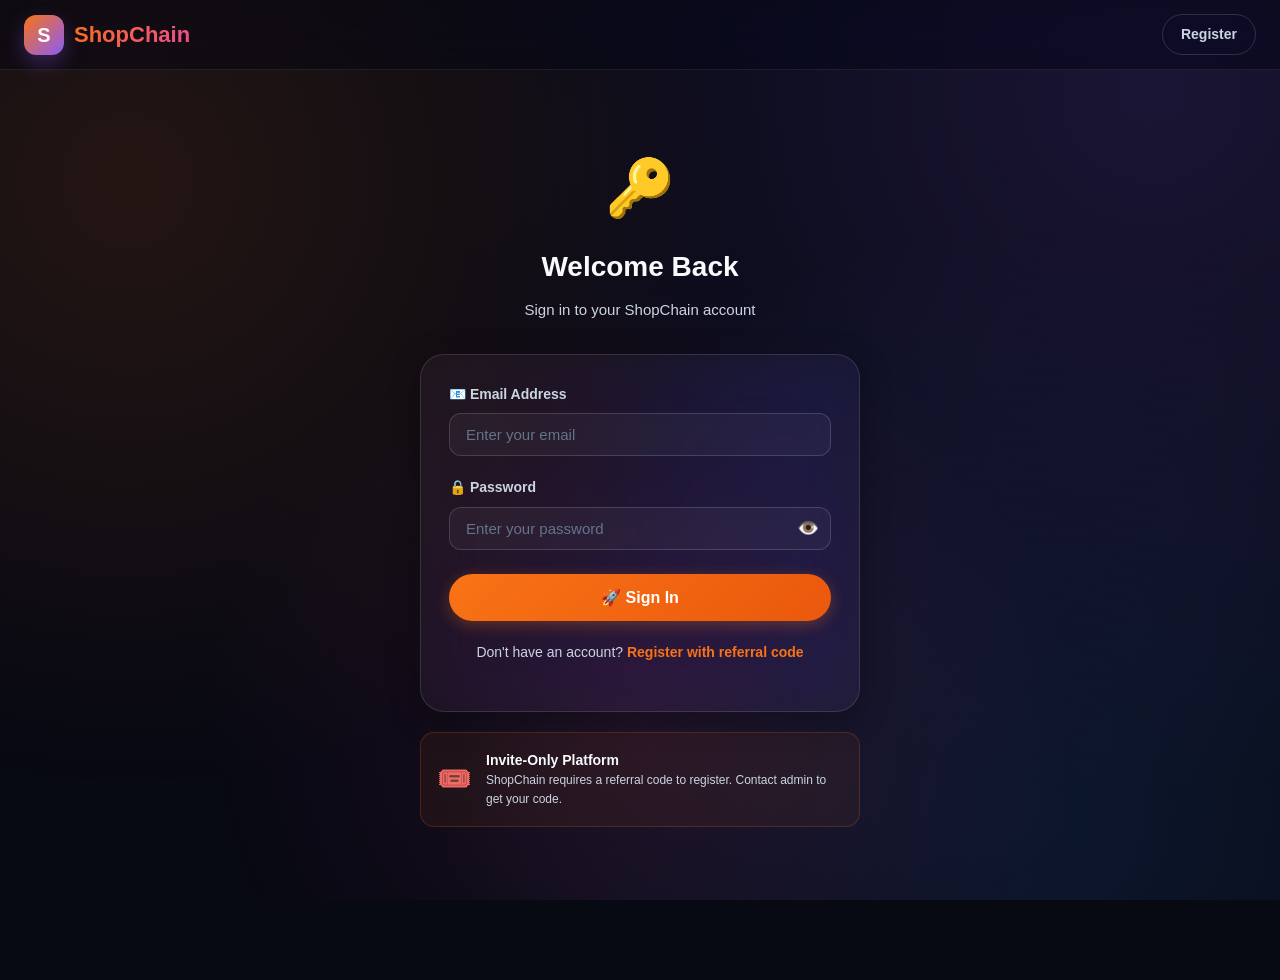
<file: my-products.html>
<!DOCTYPE html>
<html lang="en">
<head>
  <meta charset="UTF-8">
  <meta name="viewport" content="width=device-width, initial-scale=1.0">
  <title>My Products — ShopChain</title>
  <link rel="stylesheet" href="/css/style.css">
</head>
<body>
<nav class="navbar">
  <a href="/index.html" class="navbar-brand">
    <div class="logo-icon">S</div>
    <div class="logo-text">ShopChain</div>
  </a>
  <div class="navbar-right" id="nav-right"></div>
</nav>

<div class="page-layout">
  <aside class="sidebar">
    <div class="sidebar-menu">
      <a href="/dashboard.html" class="sidebar-item"><span class="icon">📊</span> Dashboard</a>
      <a href="/deposit.html" class="sidebar-item"><span class="icon">💰</span> Deposit</a>
      <a href="/my-products.html" class="sidebar-item active"><span class="icon">📦</span> My Products</a>
      <a href="/withdraw.html" class="sidebar-item"><span class="icon">💸</span> Withdraw</a>
      <a href="/index.html" class="sidebar-item"><span class="icon">🛒</span> Marketplace</a>
      <a href="#" onclick="logout()" class="sidebar-item" style="color:var(--danger);margin-top:8px;"><span class="icon">🚪</span> Logout</a>
    </div>
    <div class="glass-card" style="margin-top:16px;">
      <div style="font-size:13px;font-weight:700;margin-bottom:12px;color:var(--text-secondary);">Summary</div>
      <div style="display:flex;justify-content:space-between;margin-bottom:8px;font-size:13px;">
        <span style="color:var(--text-secondary);">Active</span>
        <span id="side-active" style="font-weight:700;color:var(--primary);">0</span>
      </div>
      <div style="display:flex;justify-content:space-between;margin-bottom:8px;font-size:13px;">
        <span style="color:var(--text-secondary);">Ready to Sell</span>
        <span id="side-ready" style="font-weight:700;color:var(--success);">0</span>
      </div>
      <div style="display:flex;justify-content:space-between;font-size:13px;">
        <span style="color:var(--text-secondary);">Sold</span>
        <span id="side-sold" style="font-weight:700;">0</span>
      </div>
    </div>
  </aside>

  <main>
    <div class="page-header">
      <h1>📦 My Products</h1>
      <p>Track your purchased products and sell timers</p>
    </div>

    <div style="display:flex;gap:8px;margin-bottom:24px;">
      <button class="chip active" id="tab-holding" onclick="switchTab('holding', this)">⏳ Active Products</button>
      <button class="chip" id="tab-sold" onclick="switchTab('sold', this)">✅ Sold Products</button>
    </div>

    <div id="panel-holding">
      <div id="holding-grid" style="display:grid;grid-template-columns:repeat(auto-fill,minmax(280px,1fr));gap:20px;"></div>
    </div>

    <div id="panel-sold" style="display:none;">
      <div class="table-wrap">
        <table>
          <thead>
            <tr>
              <th>Product</th>
              <th>Buy Price</th>
              <th>Sell Price</th>
              <th>Profit</th>
              <th>Sold Date</th>
            </tr>
          </thead>
          <tbody id="sold-tbody"></tbody>
        </table>
      </div>
    </div>
  </main>
</div>

<!-- Sell Confirm Modal -->
<div class="modal-overlay" id="sell-modal">
  <div class="modal">
    <div class="modal-header">
      <div class="modal-title">Sell Product</div>
      <button class="modal-close" onclick="closeSellModal()">✕</button>
    </div>
    <div id="sell-modal-body"></div>
  </div>
</div>

<script src="/js/app.js"></script>
<script>
  let currentUser;
  let currentTab = 'holding';
  let pendingSellId = null;

  window.onload = function () {
    currentUser = requireAuth();
    if (!currentUser) return;
    updateNavBar(currentUser);
    renderProducts();
  };

  function switchTab(tab, btn) {
    currentTab = tab;
    document.querySelectorAll('.chip').forEach(c => c.classList.remove('active'));
    btn.classList.add('active');
    document.getElementById('panel-holding').style.display = tab === 'holding' ? 'block' : 'none';
    document.getElementById('panel-sold').style.display = tab === 'sold' ? 'block' : 'none';
    renderProducts();
  }

  function renderProducts() {
    const db = getDB();
    const purchases = db.purchases.filter(p => p.userId === currentUser.id);
    const holding = purchases.filter(p => p.status === 'holding');
    const sold = purchases.filter(p => p.status === 'sold');

    const readyToSell = holding.filter(p => Date.now() >= p.canSellAt);
    document.getElementById('side-active').textContent = holding.length;
    document.getElementById('side-ready').textContent = readyToSell.length;
    document.getElementById('side-sold').textContent = sold.length;

    if (currentTab === 'holding') renderHolding(holding);
    else renderSold(sold);
  }

  function renderHolding(items) {
    const grid = document.getElementById('holding-grid');
    if (items.length === 0) {
      grid.innerHTML = `
        <div class="empty-state" style="grid-column:1/-1">
          <div class="empty-icon">📦</div>
          <h3>No active products</h3>
          <p>Buy products from the marketplace to get started</p>
          <a href="/index.html" class="btn btn-primary" style="width:auto;margin-top:16px;padding:10px 24px;">🛒 Browse Products</a>
        </div>`;
      return;
    }

    grid.innerHTML = items.map(p => {
      const isReady = Date.now() >= p.canSellAt;
      return `
        <div class="glass-card" style="position:relative;overflow:hidden;">
          ${isReady ? '<div style="position:absolute;top:0;left:0;right:0;height:3px;background:linear-gradient(90deg,var(--success),#16a34a);"></div>' : '<div style="position:absolute;top:0;left:0;right:0;height:3px;background:linear-gradient(90deg,var(--primary),var(--accent));"></div>'}
          <div style="display:flex;align-items:center;gap:14px;margin-bottom:16px;">
            <div style="width:64px;height:64px;background:rgba(255,255,255,0.05);border-radius:14px;display:flex;align-items:center;justify-content:center;overflow:hidden;">
              <img src="${p.productImage || ''}" alt="${p.productName}" style="width:100%;height:100%;object-fit:cover;">
            </div>
            <div>
              <div style="font-weight:700;font-size:15px;margin-bottom:4px;">${p.productName}</div>
              <div style="font-size:12px;color:var(--text-secondary);">Purchased: ${formatDate(p.boughtAt)}</div>
            </div>
          </div>
          <div style="display:grid;grid-template-columns:1fr 1fr;gap:10px;margin-bottom:16px;">
            <div style="background:rgba(249,115,22,0.08);border:1px solid rgba(249,115,22,0.2);border-radius:10px;padding:10px;">
              <div style="font-size:11px;color:var(--text-secondary);margin-bottom:4px;">Buy Price</div>
              <div style="font-size:18px;font-weight:800;color:var(--primary);">${formatMoney(p.buyPrice)}</div>
            </div>
            <div style="background:rgba(34,197,94,0.08);border:1px solid rgba(34,197,94,0.2);border-radius:10px;padding:10px;">
              <div style="font-size:11px;color:var(--text-secondary);margin-bottom:4px;">Sell Price</div>
              <div style="font-size:18px;font-weight:800;color:var(--success);">${formatMoney(p.sellPrice)}</div>
            </div>
          </div>
          <div style="margin-bottom:16px;text-align:center;" id="timer-${p.id}"></div>
          <button
            class="btn ${isReady ? 'btn-success' : 'btn-outline'}"
            id="sell-btn-${p.id}"
            onclick="showSellModal('${p.id}')"
            ${isReady ? '' : 'disabled style="opacity:0.5;cursor:not-allowed;"'}
          >
            ${isReady ? '💰 Sell Now' : '⏳ Waiting...'}
          </button>
        </div>`;
    }).join('');

    items.forEach(p => {
      startCountdown(`timer-${p.id}`, p.canSellAt, () => {
        const btn = document.getElementById(`sell-btn-${p.id}`);
        if (btn) {
          btn.disabled = false;
          btn.style.opacity = '1';
          btn.style.cursor = 'pointer';
          btn.className = 'btn btn-success';
          btn.textContent = '💰 Sell Now';
        }
      });
    });
  }

  function renderSold(items) {
    const tbody = document.getElementById('sold-tbody');
    if (items.length === 0) {
      tbody.innerHTML = '<tr><td colspan="5" style="text-align:center;color:var(--text-muted);padding:32px;">No products sold yet</td></tr>';
      return;
    }
    tbody.innerHTML = items.sort((a, b) => b.soldAt - a.soldAt).map(p => `
      <tr>
        <td>
          <div style="display:flex;align-items:center;gap:10px;">
            <img src="${p.productImage || ''}" alt="${p.productName}" style="width:32px;height:32px;border-radius:6px;object-fit:cover;">
            <span style="font-weight:500;">${p.productName}</span>
          </div>
        </td>
        <td style="color:var(--danger);font-weight:600;">${formatMoney(p.buyPrice)}</td>
        <td style="color:var(--success);font-weight:600;">${formatMoney(p.sellPrice)}</td>
        <td style="color:var(--success);font-weight:700;">+${formatMoney(p.sellPrice - p.buyPrice)}</td>
        <td style="color:var(--text-secondary);font-size:13px;">${formatDate(p.soldAt)}</td>
      </tr>
    `).join('');
  }

  function showSellModal(purchaseId) {
    const db = getDB();
    const purchase = db.purchases.find(p => p.id === purchaseId);
    if (!purchase) return;
    pendingSellId = purchaseId;
    const profit = purchase.sellPrice - purchase.buyPrice;

    document.getElementById('sell-modal-body').innerHTML = `
      <div style="text-align:center;padding:10px 0;">
        <img src="${purchase.productImage || ''}" alt="${purchase.productName}" style="height:120px;width:auto;margin:0 auto 12px auto;display:block;border-radius:10px;object-fit:contain;">
        <div style="font-size:18px;font-weight:700;margin-bottom:20px;">${purchase.productName}</div>
        <div style="display:grid;grid-template-columns:1fr 1fr 1fr;gap:10px;margin-bottom:24px;">
          <div style="background:rgba(249,115,22,0.08);border:1px solid rgba(249,115,22,0.2);border-radius:10px;padding:12px;">
            <div style="font-size:11px;color:var(--text-secondary);margin-bottom:4px;">Buy Price</div>
            <div style="font-size:17px;font-weight:800;color:var(--primary);">${formatMoney(purchase.buyPrice)}</div>
          </div>
          <div style="background:rgba(34,197,94,0.08);border:1px solid rgba(34,197,94,0.2);border-radius:10px;padding:12px;">
            <div style="font-size:11px;color:var(--text-secondary);margin-bottom:4px;">Sell Price</div>
            <div style="font-size:17px;font-weight:800;color:var(--success);">${formatMoney(purchase.sellPrice)}</div>
          </div>
          <div style="background:rgba(251,191,36,0.08);border:1px solid rgba(251,191,36,0.2);border-radius:10px;padding:12px;">
            <div style="font-size:11px;color:var(--text-secondary);margin-bottom:4px;">Profit</div>
            <div style="font-size:17px;font-weight:800;color:var(--accent);">+${formatMoney(profit)}</div>
          </div>
        </div>
        <div class="info-box success" style="margin-bottom:20px;">
          🎉 After selling, <strong>${formatMoney(purchase.sellPrice)}</strong> will be added to your balance!
        </div>
        <div style="display:grid;grid-template-columns:1fr 1fr;gap:12px;">
          <button class="btn btn-outline" onclick="closeSellModal()">Cancel</button>
          <button class="btn btn-success" onclick="confirmSell()">✅ Confirm Sale</button>
        </div>
      </div>`;

    document.getElementById('sell-modal').classList.add('active');
  }

  function closeSellModal() {
    document.getElementById('sell-modal').classList.remove('active');
    pendingSellId = null;
  }

  function confirmSell() {
    if (!pendingSellId) return;
    const result = sellProduct(pendingSellId, currentUser.id);
    if (result.success) {
      showToast(`🎉 Product sold! Profit: +${formatMoney(result.profit)}`, 'success');
      closeSellModal();
      currentUser = getCurrentUser();
      updateNavBar(currentUser);
      renderProducts();
    } else {
      showToast(result.message, 'error');
    }
  }

  document.getElementById('sell-modal').addEventListener('click', function(e) {
    if (e.target === this) closeSellModal();
  });
</script>
</body>
</html>
</file>
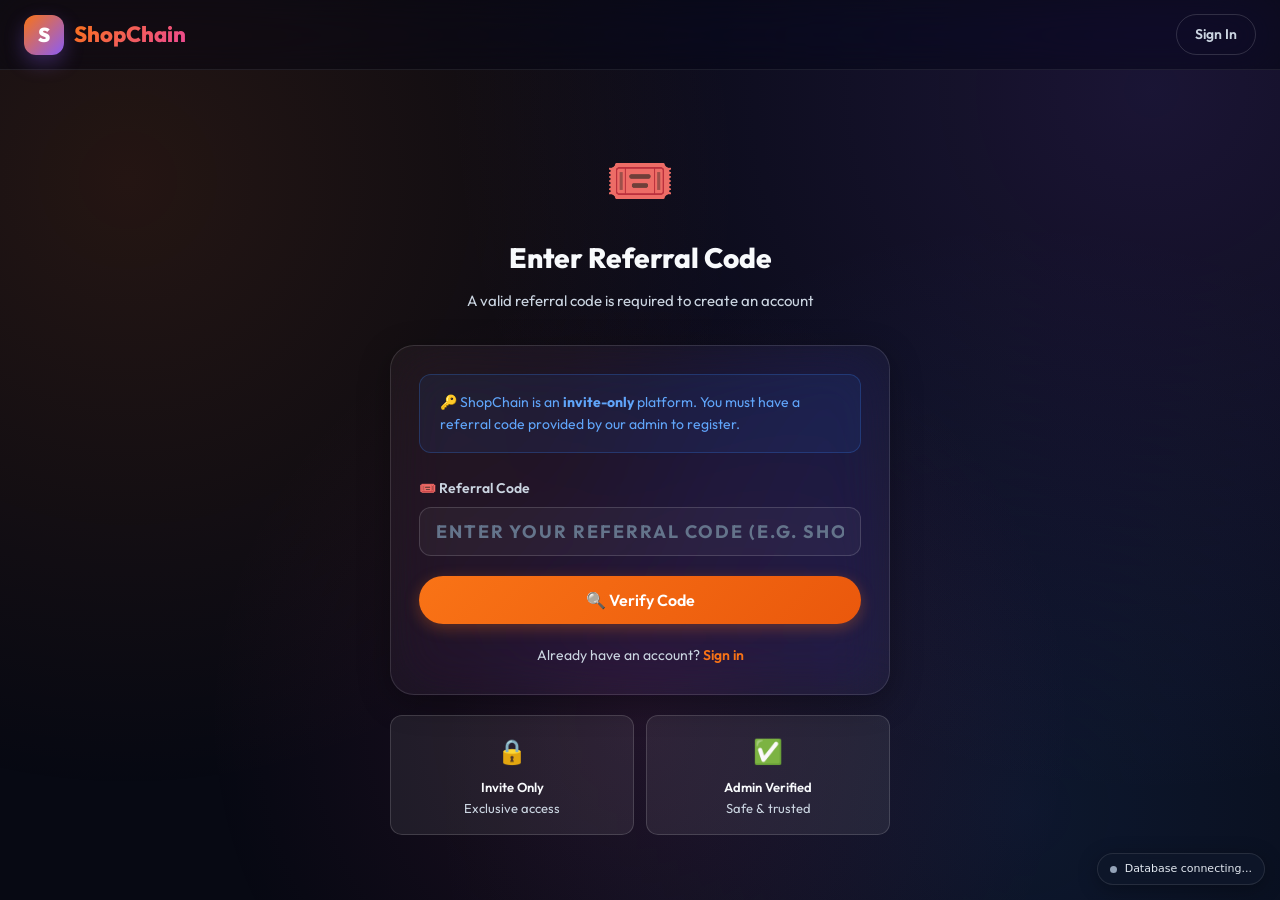
<file: register.html>
<!DOCTYPE html>
<html lang="en">
<head>
  <meta charset="UTF-8">
  <meta name="viewport" content="width=device-width, initial-scale=1.0">
  <title>Register — ShopChain</title>
  <link rel="stylesheet" href="/css/style.css">
</head>
<body>
<nav class="navbar">
  <a href="/index.html" class="navbar-brand">
    <div class="logo-icon">S</div>
    <div class="logo-text">ShopChain</div>
  </a>
  <div class="navbar-right">
    <a href="/login.html" class="nav-btn nav-btn-ghost">Sign In</a>
  </div>
</nav>

<div style="min-height:calc(100vh - 70px);display:flex;align-items:center;justify-content:center;padding:40px 20px;position:relative;z-index:1;">
  <div style="width:100%;max-width:500px;">

    <!-- STEP 1: Referral Code -->
    <div id="step-referral">
      <div style="text-align:center;margin-bottom:32px;">
        <div style="font-size:56px;margin-bottom:12px;">🎟️</div>
        <h1 style="font-size:28px;font-weight:800;margin-bottom:8px;">Enter Referral Code</h1>
        <p style="color:var(--text-secondary);font-size:15px;">A valid referral code is required to create an account</p>
      </div>

      <div class="glass-card" style="border-radius:24px;">
        <div class="info-box info" style="margin-bottom:24px;">
          🔑 ShopChain is an <strong>invite-only</strong> platform. You must have a referral code provided by our admin to register.
        </div>

        <div class="form-group">
          <label class="form-label">🎟️ Referral Code</label>
          <input type="text" id="ref-code" class="form-control" placeholder="Enter your referral code (e.g. SHOP2024)" style="text-transform:uppercase;letter-spacing:2px;font-weight:700;font-size:18px;text-align:center;" oninput="this.value=this.value.toUpperCase()">
        </div>

        <div id="ref-error" style="display:none;margin-bottom:16px;" class="info-box warning"></div>

        <button class="btn btn-primary" id="verify-btn" onclick="verifyCode()" style="font-size:16px;padding:14px;margin-bottom:20px;">
          🔍 Verify Code
        </button>

        <div style="text-align:center;color:var(--text-secondary);font-size:14px;">
          Already have an account? <a href="/login.html" style="color:var(--primary);font-weight:600;text-decoration:none;">Sign in</a>
        </div>
      </div>

      <!-- Info -->
      <div style="display:grid;grid-template-columns:1fr 1fr;gap:12px;margin-top:20px;">
        <div style="background:var(--glass);border:1px solid var(--glass-border);border-radius:12px;padding:16px;text-align:center;font-size:13px;">
          <div style="font-size:24px;margin-bottom:6px;">🔒</div>
          <div style="font-weight:600;color:var(--text-primary);">Invite Only</div>
          <div style="color:var(--text-secondary);">Exclusive access</div>
        </div>
        <div style="background:var(--glass);border:1px solid var(--glass-border);border-radius:12px;padding:16px;text-align:center;font-size:13px;">
          <div style="font-size:24px;margin-bottom:6px;">✅</div>
          <div style="font-weight:600;color:var(--text-primary);">Admin Verified</div>
          <div style="color:var(--text-secondary);">Safe & trusted</div>
        </div>
      </div>
    </div>

    <!-- STEP 2: Registration Form -->
    <div id="step-register" style="display:none;">
      <div style="text-align:center;margin-bottom:32px;">
        <div style="font-size:56px;margin-bottom:12px;">📝</div>
        <h1 style="font-size:28px;font-weight:800;margin-bottom:8px;">Create Your Account</h1>
        <p style="color:var(--text-secondary);font-size:15px;">Fill in your details — admin will review and approve</p>
      </div>

      <!-- Valid Code Badge -->
      <div id="valid-code-badge" style="background:rgba(34,197,94,0.1);border:1px solid rgba(34,197,94,0.3);border-radius:12px;padding:12px 20px;margin-bottom:20px;display:flex;align-items:center;justify-content:space-between;">
        <div style="display:flex;align-items:center;gap:10px;">
          <span style="font-size:20px;">✅</span>
          <div>
            <div style="font-weight:700;color:var(--success);font-size:14px;">Valid Referral Code</div>
            <div style="font-size:12px;color:var(--text-secondary);" id="code-display"></div>
          </div>
        </div>
        <button onclick="changeCode()" style="background:none;border:none;color:var(--text-muted);cursor:pointer;font-size:12px;text-decoration:underline;">Change</button>
      </div>

      <div class="glass-card" style="border-radius:24px;">
        <form id="register-form" onsubmit="handleRegister(event)">

          <div class="form-group">
            <label class="form-label">👤 Full Name</label>
            <input type="text" id="name" class="form-control" placeholder="Enter your full name" required minlength="3">
          </div>

          <div class="form-group">
            <label class="form-label">📧 Email Address</label>
            <input type="email" id="email" class="form-control" placeholder="Enter your email address" required>
          </div>

          <div class="form-group">
            <label class="form-label">🔒 Password</label>
            <div style="position:relative;">
              <input type="password" id="password" class="form-control" placeholder="At least 6 characters" required minlength="6" oninput="checkStrength()">
              <button type="button" onclick="togglePwd('password')" style="position:absolute;right:12px;top:50%;transform:translateY(-50%);background:none;border:none;color:var(--text-secondary);cursor:pointer;font-size:18px;">👁️</button>
            </div>
            <div id="strength-bar" style="margin-top:8px;height:4px;border-radius:4px;background:var(--border);overflow:hidden;">
              <div id="strength-fill" style="height:100%;width:0%;transition:all 0.3s;border-radius:4px;"></div>
            </div>
            <div id="strength-label" style="font-size:12px;color:var(--text-muted);margin-top:4px;"></div>
          </div>

          <div class="form-group">
            <label class="form-label">🔒 Confirm Password</label>
            <div style="position:relative;">
              <input type="password" id="confirm-password" class="form-control" placeholder="Re-enter your password" required>
              <button type="button" onclick="togglePwd('confirm-password')" style="position:absolute;right:12px;top:50%;transform:translateY(-50%);background:none;border:none;color:var(--text-secondary);cursor:pointer;font-size:18px;">👁️</button>
            </div>
          </div>

          <div id="error-msg" style="display:none;margin-bottom:16px;" class="info-box warning"></div>

          <!-- What happens next -->
          <div style="background:rgba(59,130,246,0.06);border:1px solid rgba(59,130,246,0.2);border-radius:12px;padding:16px;margin-bottom:20px;">
            <div style="font-weight:700;font-size:13px;color:var(--info);margin-bottom:10px;">📋 What happens after you submit?</div>
            <div style="font-size:13px;color:var(--text-secondary);line-height:2;">
              <div>1️⃣ Your request is sent to admin for review</div>
              <div>2️⃣ Admin will approve or reject your request</div>
              <div>3️⃣ Once <strong style="color:var(--success);">approved</strong>, you can login and start trading</div>
              <div>4️⃣ If <strong style="color:var(--danger);">rejected</strong>, you will need to contact admin</div>
            </div>
          </div>

          <div style="margin-bottom:20px;">
            <label style="display:flex;align-items:flex-start;gap:10px;cursor:pointer;font-size:13px;color:var(--text-secondary);">
              <input type="checkbox" id="agree" required style="margin-top:3px;accent-color:var(--primary);">
              I agree to the <a href="#" style="color:var(--primary);">Terms of Service</a> and <a href="#" style="color:var(--primary);">Privacy Policy</a>
            </label>
          </div>

          <button type="submit" class="btn btn-primary" id="reg-btn" style="margin-bottom:20px;font-size:16px;padding:14px;">
            📨 Submit Registration Request
          </button>

          <div style="text-align:center;color:var(--text-secondary);font-size:14px;">
            Already have an account? <a href="/login.html" style="color:var(--primary);font-weight:600;text-decoration:none;">Sign in here</a>
          </div>
        </form>
      </div>
    </div>

    <!-- STEP 3: Pending Confirmation -->
    <div id="step-pending" style="display:none;">
      <div style="text-align:center;">
        <div style="font-size:80px;margin-bottom:20px;animation:pulse 2s ease-in-out infinite;">⏳</div>
        <h1 style="font-size:28px;font-weight:800;margin-bottom:12px;">Request Submitted!</h1>
        <p style="color:var(--text-secondary);font-size:16px;line-height:1.7;margin-bottom:32px;">Your registration request has been sent to admin for review. You will be able to login once your account is <strong style="color:var(--success);">approved</strong>.</p>

        <div class="glass-card" style="text-align:left;margin-bottom:24px;">
          <div style="font-size:15px;font-weight:700;margin-bottom:16px;">📋 Request Summary</div>
          <div style="display:grid;gap:10px;font-size:14px;">
            <div style="display:flex;justify-content:space-between;padding:8px 0;border-bottom:1px solid var(--border);">
              <span style="color:var(--text-secondary);">Name</span>
              <strong id="conf-name">—</strong>
            </div>
            <div style="display:flex;justify-content:space-between;padding:8px 0;border-bottom:1px solid var(--border);">
              <span style="color:var(--text-secondary);">Email</span>
              <strong id="conf-email">—</strong>
            </div>
            <div style="display:flex;justify-content:space-between;padding:8px 0;">
              <span style="color:var(--text-secondary);">Referral Code</span>
              <strong style="color:var(--success);" id="conf-code">—</strong>
            </div>
          </div>
        </div>

        <div class="info-box warning" style="margin-bottom:24px;text-align:left;">
          ⚠️ Please do NOT submit another request with the same email. Contact admin if you have questions.
        </div>

        <a href="/login.html" class="btn btn-outline" style="width:auto;padding:12px 32px;">
          🔑 Go to Login Page
        </a>
      </div>
    </div>

  </div>
</div>

<script src="/js/app.js?v=2.0.2"></script>
<script>
  if (getCurrentUser()) window.location.href = '/dashboard.html';

  let verifiedCode = '';

  async function verifyCode() {
    const code = document.getElementById('ref-code').value.trim();
    const errEl = document.getElementById('ref-error');
    const btn = document.getElementById('verify-btn');

    if (!code) { errEl.style.display='block'; errEl.textContent='❌ Please enter a referral code!'; return; }

    btn.disabled = true;
    btn.innerHTML = '<span class="loading-spinner"></span> Verifying...';
    errEl.style.display = 'none';

    // Force sync with cloud database first to get the absolute latest codes
    if (typeof syncWithRemote === 'function') {
      await syncWithRemote();
    }

    setTimeout(() => {
      const result = validateReferralCode(code);
      if (result.valid) {
        verifiedCode = code.toUpperCase();
        document.getElementById('code-display').textContent = 'Code: ' + verifiedCode;
        document.getElementById('step-referral').style.display = 'none';
        document.getElementById('step-register').style.display = 'block';
        showToast('✅ Valid referral code! Now fill in your details.', 'success');
      } else {
        errEl.style.display = 'block';
        errEl.textContent = '❌ ' + result.message;
        btn.disabled = false;
        btn.innerHTML = '🔍 Verify Code';
      }
    }, 300);
  }

  // Allow Enter key on referral input
  document.getElementById('ref-code').addEventListener('keydown', function(e) {
    if (e.key === 'Enter') { e.preventDefault(); verifyCode(); }
  });

  function changeCode() {
    document.getElementById('step-register').style.display = 'none';
    document.getElementById('step-referral').style.display = 'block';
    document.getElementById('verify-btn').disabled = false;
    document.getElementById('verify-btn').innerHTML = '🔍 Verify Code';
    verifiedCode = '';
  }

  function togglePwd(id) {
    const el = document.getElementById(id);
    el.type = el.type === 'password' ? 'text' : 'password';
  }

  function checkStrength() {
    const val = document.getElementById('password').value;
    const fill = document.getElementById('strength-fill');
    const label = document.getElementById('strength-label');
    let score = 0;
    if (val.length >= 6) score++;
    if (val.length >= 10) score++;
    if (/[A-Z]/.test(val)) score++;
    if (/[0-9]/.test(val)) score++;
    if (/[^A-Za-z0-9]/.test(val)) score++;
    const levels = [
      { pct: '20%', color: 'var(--danger)', text: 'Very Weak' },
      { pct: '40%', color: 'var(--danger)', text: 'Weak' },
      { pct: '60%', color: 'var(--warning)', text: 'Fair' },
      { pct: '80%', color: 'var(--info)', text: 'Good' },
      { pct: '100%', color: 'var(--success)', text: 'Very Strong ✅' },
    ];
    if (score > 0) {
      const l = levels[score - 1];
      fill.style.width = l.pct; fill.style.background = l.color;
      label.style.color = l.color; label.textContent = l.text;
    } else { fill.style.width = '0%'; label.textContent = ''; }
  }

  function handleRegister(e) {
    e.preventDefault();
    if (!verifiedCode) { showToast('❌ Please verify your referral code first!', 'error'); return; }

    const name = document.getElementById('name').value.trim();
    const email = document.getElementById('email').value.trim();
    const password = document.getElementById('password').value;
    const confirm = document.getElementById('confirm-password').value;
    const btn = document.getElementById('reg-btn');
    const errMsg = document.getElementById('error-msg');

    errMsg.style.display = 'none';

    if (password !== confirm) {
      errMsg.style.display = 'block';
      errMsg.textContent = '❌ Passwords do not match!';
      return;
    }

    btn.disabled = true;
    btn.innerHTML = '<span class="loading-spinner"></span> Submitting...';

    setTimeout(() => {
      const result = submitRegistration(name, email, password, verifiedCode);
      if (result.success) {
        // Show confirmation step
        document.getElementById('step-register').style.display = 'none';
        document.getElementById('step-pending').style.display = 'block';
        document.getElementById('conf-name').textContent = name;
        document.getElementById('conf-email').textContent = email;
        document.getElementById('conf-code').textContent = verifiedCode;
      } else {
        errMsg.style.display = 'block';
        errMsg.textContent = '❌ ' + result.message;
        btn.disabled = false;
        btn.innerHTML = '📨 Submit Registration Request';
      }
    }, 800);
  }
</script>
</body>
</html>
</file>
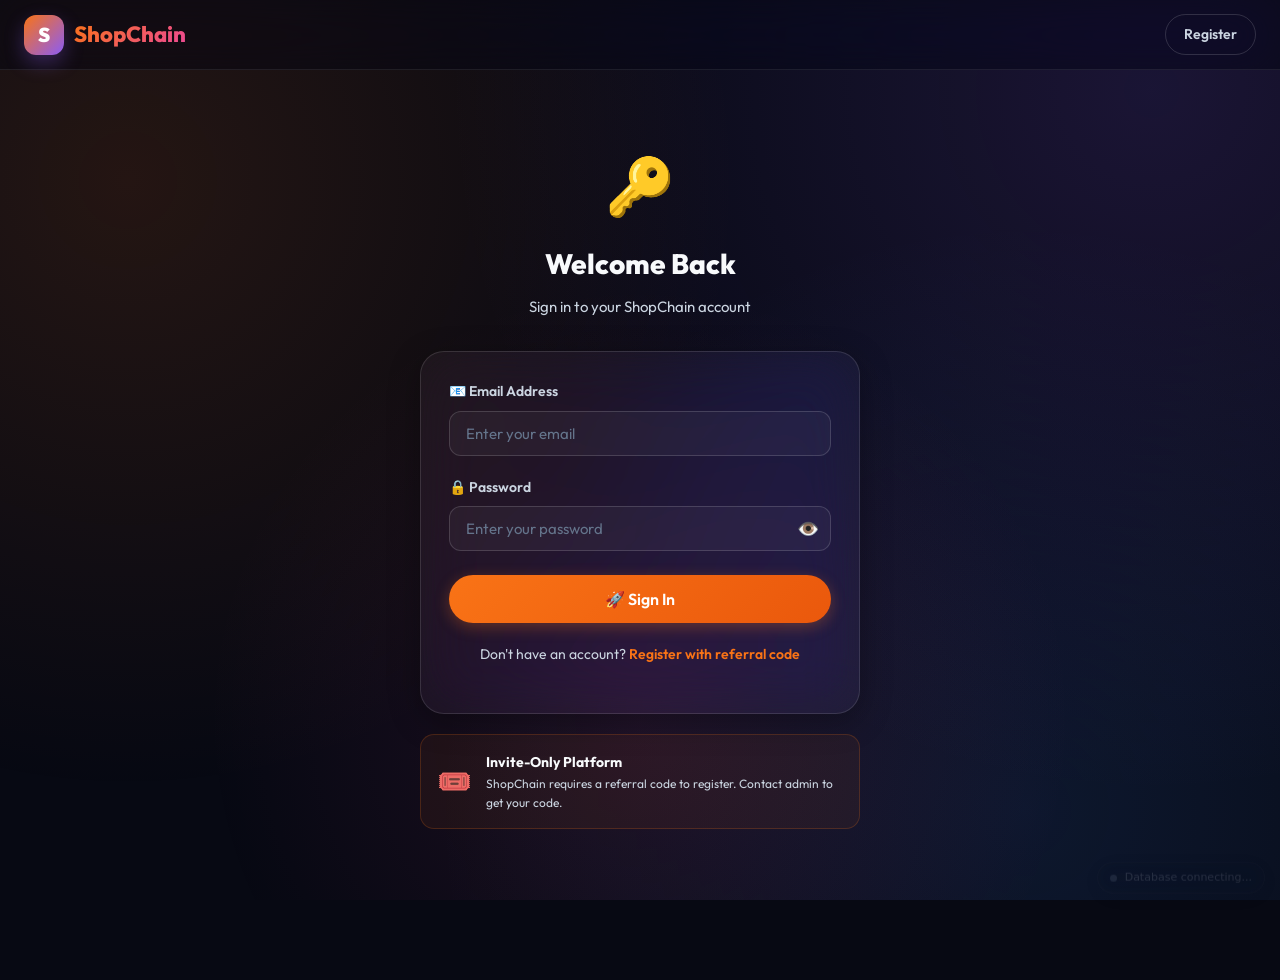
<file: withdraw.html>
<!DOCTYPE html>
<html lang="en">
<head>
  <meta charset="UTF-8">
  <meta name="viewport" content="width=device-width, initial-scale=1.0">
  <title>Withdraw — ShopChain</title>
  <link rel="stylesheet" href="/css/style.css">
</head>
<body>
<nav class="navbar">
  <a href="/index.html" class="navbar-brand">
    <div class="logo-icon">S</div>
    <div class="logo-text">ShopChain</div>
  </a>
  <div class="navbar-right" id="nav-right"></div>
</nav>

<div class="page-layout">
  <aside class="sidebar">
    <div class="sidebar-menu">
      <a href="/dashboard.html" class="sidebar-item"><span class="icon">📊</span> Dashboard</a>
      <a href="/deposit.html" class="sidebar-item"><span class="icon">💰</span> Deposit</a>
      <a href="/my-products.html" class="sidebar-item"><span class="icon">📦</span> My Products</a>
      <a href="/withdraw.html" class="sidebar-item active"><span class="icon">💸</span> Withdraw</a>
      <a href="/index.html" class="sidebar-item"><span class="icon">🛒</span> Marketplace</a>
      <a href="#" onclick="logout()" class="sidebar-item" style="color:var(--danger);margin-top:8px;"><span class="icon">🚪</span> Logout</a>
    </div>
  </aside>

  <main>
    <div class="page-header">
      <h1>💸 Withdraw</h1>
      <p>Withdraw your profits to your crypto wallet</p>
    </div>

    <div style="display:grid;grid-template-columns:1fr 1fr;gap:24px;">

      <div>
        <div style="background:linear-gradient(135deg,#1e3a5f,#0a1628);border:1px solid rgba(34,197,94,0.3);border-radius:20px;padding:24px;margin-bottom:20px;">
          <div style="font-size:13px;color:var(--text-secondary);margin-bottom:4px;">Available Balance</div>
          <div style="font-size:38px;font-weight:900;color:var(--success);" id="avail-balance">$0.00</div>
          <div style="font-size:13px;color:var(--text-secondary);margin-top:8px;">⚠️ Withdrawals require admin approval</div>
        </div>

        <div class="glass-card">
          <div style="font-size:16px;font-weight:700;margin-bottom:20px;">Withdrawal Form</div>
          <form id="withdraw-form" onsubmit="handleWithdraw(event)">

            <div class="form-group">
              <label class="form-label">💵 Amount (USD)</label>
              <div style="position:relative;">
                <input type="number" id="wtd-amount" class="form-control" placeholder="Enter withdrawal amount" min="10" step="0.01" required>
                <button type="button" onclick="setMaxAmount()" style="position:absolute;right:10px;top:50%;transform:translateY(-50%);background:rgba(249,115,22,0.15);border:1px solid rgba(249,115,22,0.3);border-radius:6px;padding:4px 10px;color:var(--primary);font-size:12px;font-weight:600;cursor:pointer;font-family:'Outfit',sans-serif;">MAX</button>
              </div>
            </div>
            <div class="form-group">
              <label class="form-label">🌐 Select Network</label>
              <select id="wtd-crypto" class="form-control">
                <option value="USDT_BEP20">USDT (BSC BEP-20)</option>
                <option value="USDT_TRC20">USDT (TRON TRC-20)</option>
              </select>
            </div>

            <div class="form-group">
              <label class="form-label">📬 Your Wallet Address</label>
              <input type="text" id="wtd-wallet" class="form-control" placeholder="Enter your crypto wallet address" required>
              <div style="font-size:12px;color:var(--warning);margin-top:6px;">⚠️ Double-check your address. Funds sent to the wrong address cannot be recovered!</div>
            </div>

            <div class="info-box warning" style="margin-bottom:20px;">
              ⏳ Withdrawal requests are reviewed by admin. If rejected, your balance will be refunded automatically.
            </div>

            <div id="wtd-error" style="display:none;margin-bottom:16px;" class="info-box warning"></div>

            <button type="submit" class="btn btn-primary" id="wtd-btn" style="font-size:16px;padding:14px;">
              📨 Submit Withdrawal Request
            </button>
          </form>
        </div>
      </div>

      <div>
        <div class="glass-card">
          <div style="font-size:16px;font-weight:700;margin-bottom:16px;">📋 Withdrawal History</div>
          <div id="withdraw-history"></div>
        </div>

        <div class="glass-card" style="margin-top:20px;">
          <div style="font-size:15px;font-weight:700;margin-bottom:14px;">📌 Important Notes</div>
          <div style="font-size:13px;color:var(--text-secondary);line-height:2;">
            <div>✅ Minimum withdrawal: <strong style="color:var(--text-primary);" id="min-withdraw-note">$10.00</strong></div>
            <div>⏳ Processing time: <strong style="color:var(--text-primary);" id="withdraw-time-note">1–72 hours</strong></div>
            <div>🔒 Admin approval required for all withdrawals</div>
            <div>❌ If rejected, balance is automatically refunded</div>
            <div>📱 Network fees may apply</div>
          </div>
        </div>
      </div>

    </div>
  </main>
</div>

<script src="/js/app.js"></script>
<script>
  let currentUser;
  let minWithdraw = 10;
  let withdrawTime = '1–72 hours';

  window.onload = function () {
    currentUser = requireAuth();
    if (!currentUser) return;
    updateNavBar(currentUser);
    document.getElementById('avail-balance').textContent = formatMoney(currentUser.balance);
    loadSettings();
    renderWithdrawHistory();
  };

  function loadSettings() {
    const db = getDB();
    const settings = db.siteSettings || {};
    minWithdraw = settings.minWithdraw || 10;
    withdrawTime = settings.withdrawTime || '1–72 hours';

    // Update input field properties
    const amountInput = document.getElementById('wtd-amount');
    amountInput.min = minWithdraw;
    amountInput.placeholder = `Min: $${minWithdraw}`;

    // Update notes
    document.getElementById('min-withdraw-note').textContent = formatMoney(minWithdraw);
    document.getElementById('withdraw-time-note').textContent = withdrawTime;
  }

  function setMaxAmount() {
    document.getElementById('wtd-amount').value = currentUser.balance.toFixed(2);
  }

  function handleWithdraw(e) {
    e.preventDefault();
    const amount = parseFloat(document.getElementById('wtd-amount').value);
    const crypto = document.getElementById('wtd-crypto').value;
    const wallet = document.getElementById('wtd-wallet').value.trim();
    const btn = document.getElementById('wtd-btn');
    const errEl = document.getElementById('wtd-error');

    errEl.style.display = 'none';
    currentUser = getCurrentUser();

    if (amount < minWithdraw) { errEl.style.display = 'block'; errEl.textContent = `❌ Minimum withdrawal is $${minWithdraw}!`; return; }
    if (amount > currentUser.balance) { errEl.style.display = 'block'; errEl.textContent = '❌ Insufficient balance!'; return; }
    if (wallet.length < 10) { errEl.style.display = 'block'; errEl.textContent = '❌ Please enter a valid wallet address!'; return; }

    btn.disabled = true;
    btn.innerHTML = '<span class="loading-spinner"></span> Submitting...';

    setTimeout(() => {
      const result = submitWithdraw(currentUser.id, amount, wallet, crypto);
      if (result.success) {
        showToast('✅ Withdrawal request submitted! Awaiting admin approval.', 'success');
        document.getElementById('withdraw-form').reset();
        currentUser = getCurrentUser();
        document.getElementById('avail-balance').textContent = formatMoney(currentUser.balance);
        updateNavBar(currentUser);
        renderWithdrawHistory();
      } else {
        errEl.style.display = 'block';
        errEl.textContent = '❌ ' + result.message;
      }
      btn.disabled = false;
      btn.innerHTML = '📨 Submit Withdrawal Request';
    }, 800);
  }

  function renderWithdrawHistory() {
    const db = getDB();
    const withdrawals = db.withdrawals.filter(w => w.userId === currentUser.id).sort((a, b) => b.createdAt - a.createdAt);
    const el = document.getElementById('withdraw-history');

    if (withdrawals.length === 0) {
      el.innerHTML = `<div class="empty-state" style="padding:30px 0;"><div class="empty-icon" style="font-size:40px;">📭</div><p style="font-size:13px;">No withdrawals yet</p></div>`;
      return;
    }

    const statusMap = {
      pending: '<span class="badge badge-warning">⏳ Pending</span>',
      approved: '<span class="badge badge-success">✅ Approved</span>',
      rejected: '<span class="badge badge-danger">❌ Rejected</span>',
    };

    el.innerHTML = withdrawals.map(w => {
      const netLabel = w.crypto === 'USDT_BEP20' ? 'USDT BEP-20' : 'USDT TRC-20';
      return `
        <div style="padding:14px 0;border-bottom:1px solid var(--border);">
          <div style="display:flex;align-items:center;justify-content:space-between;margin-bottom:6px;">
            <div style="font-weight:700;color:var(--danger);">${formatMoney(w.amount)}</div>
            <div>${statusMap[w.status]}</div>
          </div>
          <div style="font-size:12px;color:var(--text-secondary);margin-bottom:2px;">${netLabel} → ${w.walletAddress.substring(0, 20)}...</div>
          <div style="font-size:11px;color:var(--text-muted);">${formatDate(w.createdAt)}</div>
          ${w.status === 'rejected' ? `
            <div class="info-box warning" style="margin-top:8px;padding:10px 12px;font-size:12px;display:grid;gap:8px;">
              <div>❌ Your withdrawal was rejected. Balance has been refunded to your account.</div>
              <div>
                <a href="https://t.me/ShopChain0" target="_blank" style="display:inline-flex;align-items:center;gap:6px;background:#0088cc;color:white;text-decoration:none;padding:6px 12px;border-radius:6px;font-weight:700;font-size:11px;transition:opacity 0.2s;">
                  <span>💬</span> Contact Support
                </a>
              </div>
            </div>` : ''}
          ${w.status === 'approved' ? '<div class="info-box success" style="margin-top:8px;padding:8px 12px;font-size:12px;">✅ Your withdrawal has been processed successfully.</div>' : ''}
        </div>`;
    }).join('');
  }
</script>
</body>
</html>
</file>
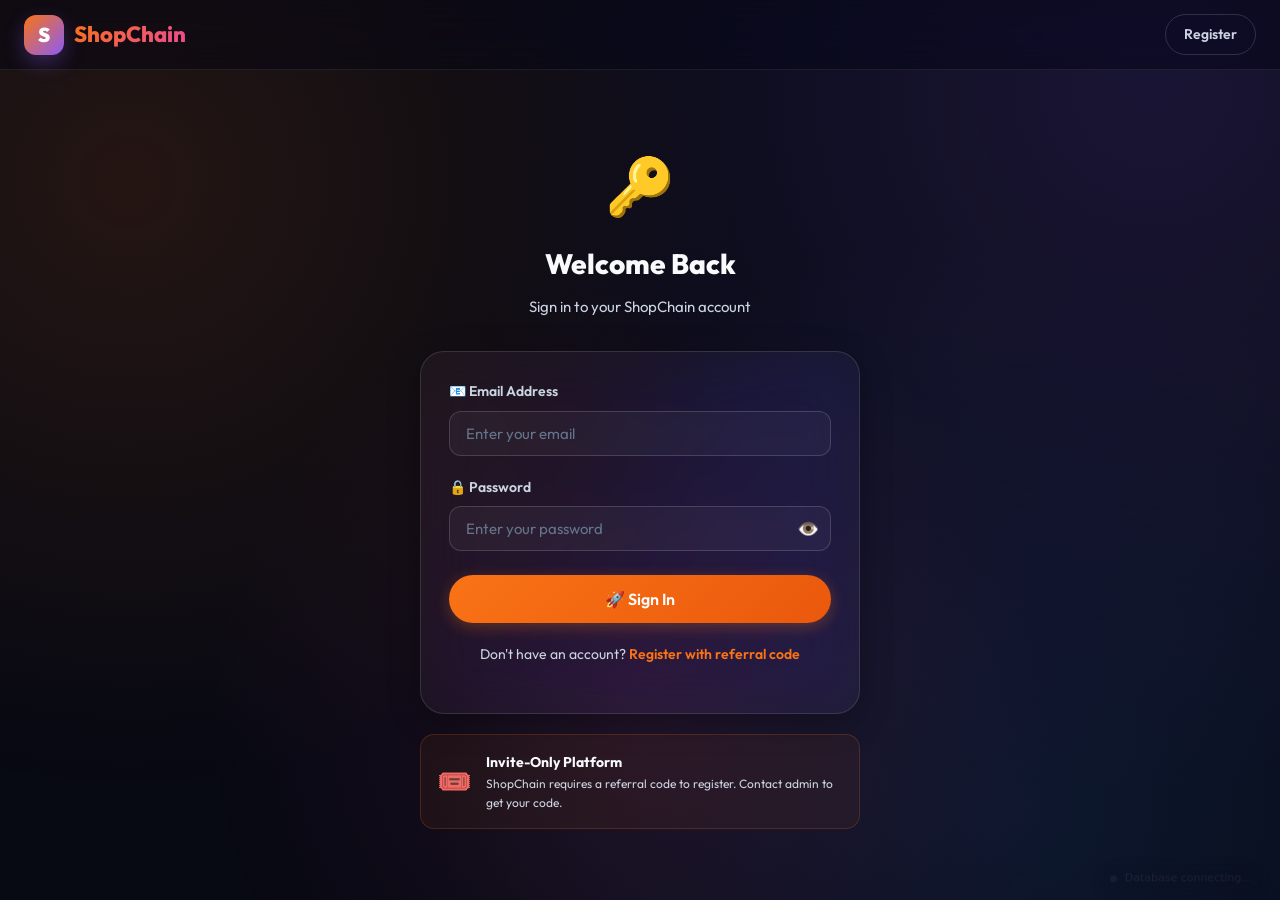
<file: admin/deposits.html>
<!DOCTYPE html>
<html lang="en">
<head>
  <meta charset="UTF-8">
  <meta name="viewport" content="width=device-width, initial-scale=1.0">
  <title>Deposit Management — ShopChain Admin</title>
  <link rel="stylesheet" href="/css/style.css">
  <style>
    .admin-nav { background: rgba(239,68,68,0.08); border-bottom: 1px solid rgba(239,68,68,0.2); padding: 8px 24px; display: flex; align-items: center; gap: 12px; font-size: 13px; color: var(--danger); position: sticky; top: 70px; z-index: 100; }
  </style>
</head>
<body>
<nav class="navbar">
  <a href="/admin/index.html" class="navbar-brand">
    <div class="logo-icon" style="background:linear-gradient(135deg,#ef4444,#dc2626);">A</div>
    <div class="logo-text" style="background:linear-gradient(135deg,#ef4444,#f97316);-webkit-background-clip:text;-webkit-text-fill-color:transparent;">ShopChain Admin</div>
  </a>
  <div class="navbar-right" id="nav-right"></div>
</nav>
<div class="admin-nav">🛠️ <strong>Admin Panel</strong> — Deposit Management</div>

<div class="page-layout">
  <aside class="sidebar">
    <div class="sidebar-menu">
      <a href="/admin/index.html" class="sidebar-item"><span class="icon">📊</span> Dashboard</a>
      <a href="/admin/registrations.html" class="sidebar-item"><span class="icon">📝</span> Registrations</a>
      <a href="/admin/deposits.html" class="sidebar-item active"><span class="icon">💰</span> Deposits</a>
      <a href="/admin/withdrawals.html" class="sidebar-item"><span class="icon">💸</span> Withdrawals</a>
      <a href="/admin/users.html" class="sidebar-item"><span class="icon">👥</span> Users</a>
      <a href="/admin/products.html" class="sidebar-item"><span class="icon">📦</span> Products</a>
      <a href="/admin/settings.html" class="sidebar-item"><span class="icon">⚙️</span> Settings</a>
      <div style="height:1px;background:var(--border);margin:8px 0;"></div>
      <a href="/index.html" class="sidebar-item"><span class="icon">🌐</span> Main Site</a>
      <a href="#" onclick="logout()" class="sidebar-item" style="color:var(--danger);margin-top:4px;"><span class="icon">🚪</span> Logout</a>
    </div>
  </aside>

  <main>
    <div class="page-header">
      <h1>💰 Deposit Management</h1>
      <p>Review all deposit requests and approve or reject them</p>
    </div>

    <div class="stats-grid" style="grid-template-columns:repeat(4,1fr);margin-bottom:24px;">
      <div class="stat-card" style="border-left:4px solid var(--warning);">
        <div class="stat-label">Pending</div>
        <div class="stat-value" style="color:var(--warning);" id="cnt-pending">0</div>
      </div>
      <div class="stat-card" style="border-left:4px solid var(--success);">
        <div class="stat-label">Approved</div>
        <div class="stat-value green" id="cnt-approved">0</div>
      </div>
      <div class="stat-card" style="border-left:4px solid var(--danger);">
        <div class="stat-label">Rejected</div>
        <div class="stat-value" style="color:var(--danger);" id="cnt-rejected">0</div>
      </div>
      <div class="stat-card" style="border-left:4px solid var(--primary);">
        <div class="stat-label">Total Approved</div>
        <div class="stat-value orange" id="total-approved">$0</div>
      </div>
    </div>

    <div style="display:flex;gap:8px;margin-bottom:20px;">
      <button class="chip active" onclick="filterDeposits('all', this)">All</button>
      <button class="chip" onclick="filterDeposits('pending', this)">⏳ Pending</button>
      <button class="chip" onclick="filterDeposits('approved', this)">✅ Approved</button>
      <button class="chip" onclick="filterDeposits('rejected', this)">❌ Rejected</button>
    </div>

    <div class="table-wrap">
      <table>
        <thead>
          <tr>
            <th>ID</th><th>User</th><th>Amount</th><th>Crypto</th><th>Transaction ID</th><th>Status</th><th>Date</th><th>Action</th>
          </tr>
        </thead>
        <tbody id="deposits-tbody"></tbody>
      </table>
    </div>
  </main>
</div>

<div class="modal-overlay" id="detail-modal">
  <div class="modal" style="max-width:520px;">
    <div class="modal-header">
      <div class="modal-title">Deposit Details</div>
      <button class="modal-close" onclick="closeModal()">✕</button>
    </div>
    <div id="modal-content"></div>
  </div>
</div>

<script src="/js/app.js"></script>
<script>
  let filterStatus = 'all';

  window.onload = function () {
    const user = requireAuth(true);
    if (!user) return;
    updateNavBar(user);
    renderDeposits();
  };

  function filterDeposits(status, btn) {
    filterStatus = status;
    document.querySelectorAll('.chip').forEach(c => c.classList.remove('active'));
    btn.classList.add('active');
    renderDeposits();
  }

  function renderDeposits() {
    const db = getDB();
    let deposits = [...db.deposits].sort((a, b) => b.createdAt - a.createdAt);

    const pending = deposits.filter(d => d.status === 'pending');
    const approved = deposits.filter(d => d.status === 'approved');
    const rejected = deposits.filter(d => d.status === 'rejected');

    document.getElementById('cnt-pending').textContent = pending.length;
    document.getElementById('cnt-approved').textContent = approved.length;
    document.getElementById('cnt-rejected').textContent = rejected.length;
    document.getElementById('total-approved').textContent = formatMoney(approved.reduce((s, d) => s + d.amount, 0));

    if (filterStatus !== 'all') deposits = deposits.filter(d => d.status === filterStatus);

    const tbody = document.getElementById('deposits-tbody');
    if (deposits.length === 0) {
      tbody.innerHTML = '<tr><td colspan="8" style="text-align:center;color:var(--text-muted);padding:32px;">No deposits found</td></tr>';
      return;
    }

    tbody.innerHTML = deposits.map(d => {
      const user = db.users.find(u => u.id === d.userId);
      const badges = { pending: 'badge-warning', approved: 'badge-success', rejected: 'badge-danger' };
      const labels = { pending: '⏳ Pending', approved: '✅ Approved', rejected: '❌ Rejected' };
      return `<tr>
        <td style="font-family:monospace;font-size:11px;color:var(--text-muted);">${d.id}</td>
        <td>
          <div style="font-weight:600;">${user ? user.name : 'Unknown'}</div>
          <div style="font-size:12px;color:var(--text-muted);">${user ? user.email : ''}</div>
        </td>
        <td style="font-weight:800;color:var(--success);font-size:16px;">$${d.amount.toFixed(2)}</td>
        <td><span class="badge badge-info">${d.crypto}</span></td>
        <td style="max-width:150px;">
          <div style="font-family:monospace;font-size:11px;color:var(--text-secondary);overflow:hidden;text-overflow:ellipsis;white-space:nowrap;" title="${d.txid}">${d.txid}</div>
        </td>
        <td><span class="badge ${badges[d.status]}">${labels[d.status]}</span></td>
        <td style="font-size:12px;color:var(--text-secondary);">${formatDate(d.createdAt)}</td>
        <td>
          <div style="display:flex;gap:6px;flex-wrap:wrap;">
            <button class="btn btn-outline btn-sm" onclick="showDetail('${d.id}')">🔍</button>
            ${d.status === 'pending' ? `
              <button class="btn btn-success btn-sm" onclick="approveDep('${d.id}')">✅</button>
              <button class="btn btn-danger btn-sm" onclick="rejectDep('${d.id}')">❌</button>
            ` : ''}
          </div>
        </td>
      </tr>`;
    }).join('');
  }

  function showDetail(depositId) {
    const db = getDB();
    const d = db.deposits.find(x => x.id === depositId);
    const user = db.users.find(u => u.id === d.userId);
    document.getElementById('modal-content').innerHTML = `
      <div style="display:grid;gap:12px;">
        <div style="display:flex;justify-content:space-between;"><span style="color:var(--text-secondary);">User:</span><strong>${user ? user.name : 'Unknown'}</strong></div>
        <div style="display:flex;justify-content:space-between;"><span style="color:var(--text-secondary);">Email:</span><span>${user ? user.email : '—'}</span></div>
        <div style="display:flex;justify-content:space-between;"><span style="color:var(--text-secondary);">Amount:</span><strong style="color:var(--success);font-size:18px;">$${d.amount.toFixed(2)}</strong></div>
        <div style="display:flex;justify-content:space-between;"><span style="color:var(--text-secondary);">Crypto:</span><strong>${d.crypto}</strong></div>
        <div>
          <div style="color:var(--text-secondary);margin-bottom:6px;">Transaction ID:</div>
          <div style="font-family:monospace;font-size:12px;background:rgba(255,255,255,0.04);padding:10px;border-radius:8px;word-break:break-all;">${d.txid}</div>
        </div>
        <div style="display:flex;justify-content:space-between;"><span style="color:var(--text-secondary);">Date:</span><span>${formatDate(d.createdAt)}</span></div>
        ${d.status === 'pending' ? `
          <div style="display:grid;grid-template-columns:1fr 1fr;gap:10px;margin-top:8px;">
            <button class="btn btn-success" onclick="approveDep('${d.id}');closeModal()">✅ Approve</button>
            <button class="btn btn-danger" onclick="rejectDep('${d.id}');closeModal()">❌ Reject</button>
          </div>` : ''}
      </div>`;
    document.getElementById('detail-modal').classList.add('active');
  }

  function closeModal() { document.getElementById('detail-modal').classList.remove('active'); }

  function approveDep(id) {
    if (approveDeposit(id)) { showToast('✅ Deposit approved! Balance credited.', 'success'); renderDeposits(); }
  }
  function rejectDep(id) {
    if (confirm('Are you sure you want to reject this deposit?')) {
      if (rejectDeposit(id)) { showToast('❌ Deposit rejected.', 'error'); renderDeposits(); }
    }
  }

  document.getElementById('detail-modal').addEventListener('click', function(e) { if (e.target === this) closeModal(); });
</script>
</body>
</html>
</file>
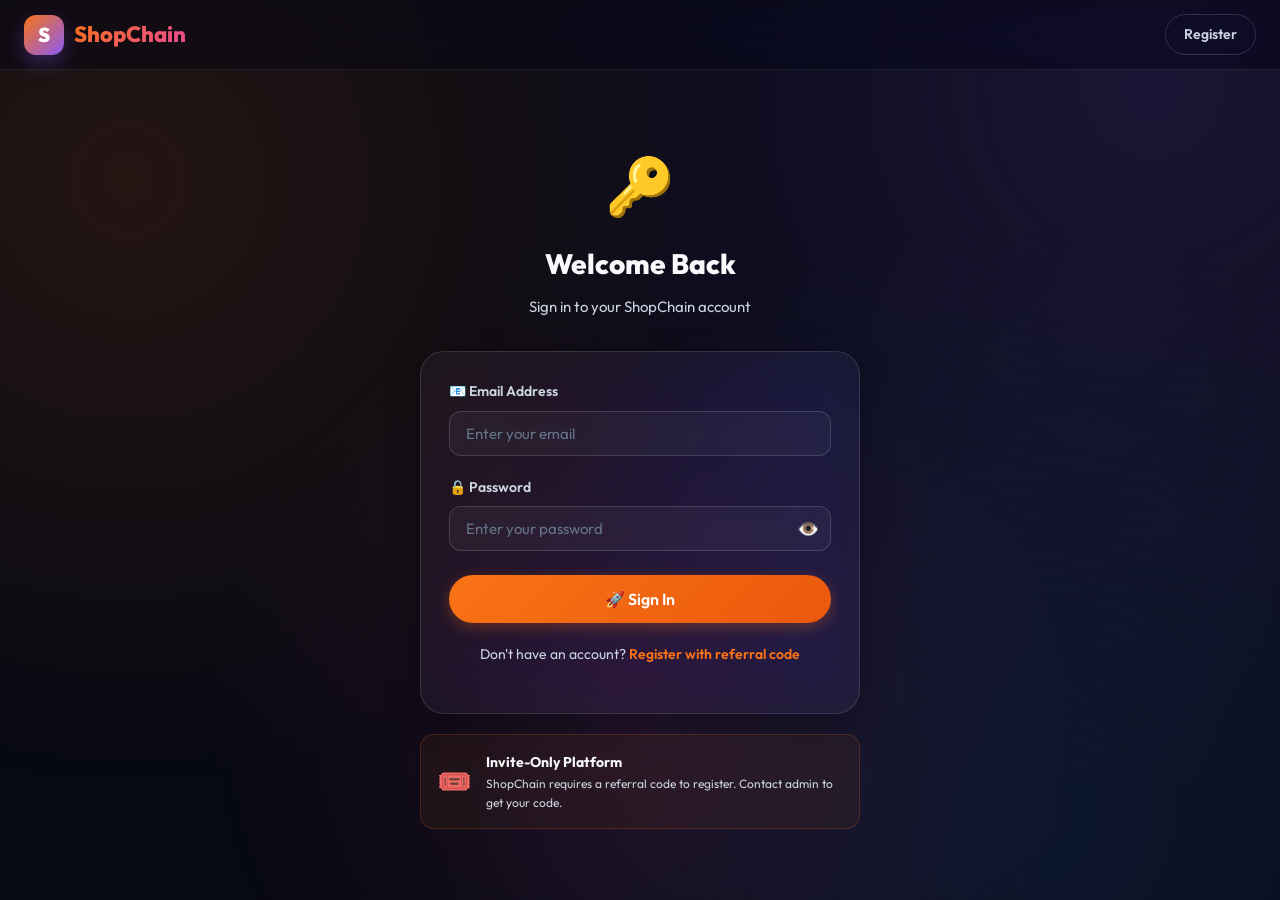
<file: admin/products.html>
<!DOCTYPE html>
<html lang="en">
<head>
  <meta charset="UTF-8">
  <meta name="viewport" content="width=device-width, initial-scale=1.0">
  <title>Product Management — ShopChain Admin</title>
  <link rel="stylesheet" href="/css/style.css">
  <style>
    .admin-nav { background: rgba(239,68,68,0.08); border-bottom: 1px solid rgba(239,68,68,0.2); padding: 8px 24px; display: flex; align-items: center; gap: 12px; font-size: 13px; color: var(--danger); position: sticky; top: 70px; z-index: 100; }
  </style>
</head>
<body>
<nav class="navbar">
  <a href="/admin/index.html" class="navbar-brand">
    <div class="logo-icon" style="background:linear-gradient(135deg,#ef4444,#dc2626);">A</div>
    <div class="logo-text" style="background:linear-gradient(135deg,#ef4444,#f97316);-webkit-background-clip:text;-webkit-text-fill-color:transparent;">ShopChain Admin</div>
  </a>
  <div class="navbar-right" id="nav-right"></div>
</nav>
<div class="admin-nav">🛠️ <strong>Admin Panel</strong> — Product Management</div>

<div class="page-layout">
  <aside class="sidebar">
    <div class="sidebar-menu">
      <a href="/admin/index.html" class="sidebar-item"><span class="icon">📊</span> Dashboard</a>
      <a href="/admin/registrations.html" class="sidebar-item" id="nav-regs"><span class="icon">📝</span> Registrations <span id="nav-reg-badge" style="display:none;background:var(--warning);color:#000;font-size:10px;font-weight:800;padding:2px 7px;border-radius:20px;margin-left:auto;"></span></a>
      <a href="/admin/deposits.html" class="sidebar-item"><span class="icon">💰</span> Deposits</a>
      <a href="/admin/withdrawals.html" class="sidebar-item"><span class="icon">💸</span> Withdrawals</a>
      <a href="/admin/users.html" class="sidebar-item"><span class="icon">👥</span> Users</a>
      <a href="/admin/products.html" class="sidebar-item active"><span class="icon">📦</span> Products</a>
      <a href="/admin/settings.html" class="sidebar-item"><span class="icon">⚙️</span> Settings</a>
      <div style="height:1px;background:var(--border);margin:8px 0;"></div>
      <a href="/index.html" class="sidebar-item"><span class="icon">🌐</span> Main Site</a>
      <a href="#" onclick="logout()" class="sidebar-item" style="color:var(--danger);margin-top:4px;"><span class="icon">🚪</span> Logout</a>
    </div>
  </aside>

  <main>
    <div class="page-header" style="display:flex;justify-content:space-between;align-items:center;">
      <div>
        <h1>📦 Product Management</h1>
        <p>Add, edit, or remove products and set their profit details</p>
      </div>
      <button class="btn btn-primary" onclick="openAddModal()" style="width:auto;padding:10px 20px;">
        ➕ Add New Product
      </button>
    </div>

    <div class="table-wrap">
      <table>
        <thead>
          <tr>
            <th>Product</th>
            <th>Category</th>
            <th>Price</th>
            <th>Rating (Stars)</th>
            <th>Hold Time</th>
            <th>Stock</th>
            <th>Actions</th>
          </tr>
        </thead>
        <tbody id="products-tbody"></tbody>
      </table>
    </div>
  </main>
</div>

<!-- Add/Edit Product Modal -->
<div class="modal-overlay" id="product-modal">
  <div class="modal" style="max-width:520px;">
    <div class="modal-header">
      <div class="modal-title" id="modal-title">Add Product</div>
      <button class="modal-close" onclick="closeModal()">✕</button>
    </div>
    <div class="modal-body">
      <form id="product-form" onsubmit="handleSaveProduct(event)">
        <input type="hidden" id="product-id">

        <div class="form-group">
          <label class="form-label">🏷️ Product Name</label>
          <input type="text" id="p-name" class="form-control" placeholder="e.g. iPhone 15 Pro Max" required>
        </div>

        <div class="form-group">
          <label class="form-label">📂 Category</label>
          <select id="p-category" class="form-control" required>
            <option value="Electronics">Electronics</option>
            <option value="Fashion">Fashion</option>
            <option value="Watches">Watches</option>
            <option value="Gaming">Gaming</option>
            <option value="Furniture">Furniture</option>
          </select>
        </div>

        <div style="display:grid;grid-template-columns:1fr 1fr;gap:12px;">
          <div class="form-group">
            <label class="form-label">💰 Price (USDT)</label>
            <input type="number" id="p-price" class="form-control" min="1" step="0.01" placeholder="e.g. 150" required>
          </div>
          <div class="form-group">
            <label class="form-label">📦 Stock</label>
            <input type="number" id="p-stock" class="form-control" min="0" placeholder="e.g. 50" required>
          </div>
        </div>

        <div style="display:grid;grid-template-columns:1fr 1.2fr;gap:12px;">
          <div class="form-group">
            <label class="form-label">⭐ Rating (Stars)</label>
            <select id="p-stars" class="form-control" required>
              <option value="1">⭐ (1.5x / +50%)</option>
              <option value="2">⭐⭐ (2.0x / +100%)</option>
              <option value="3">⭐⭐⭐ (3.0x / +200%)</option>
              <option value="4">⭐⭐⭐⭐ (4.0x / +300%)</option>
              <option value="5">⭐⭐⭐⭐⭐ (5.0x / +400%)</option>
            </select>
          </div>
          <div class="form-group">
            <label class="form-label">⏳ Hold Time (HH:MM:SS)</label>
            <div style="display:flex;gap:4px;">
              <input type="number" id="p-hold-h" class="form-control" min="0" placeholder="H" style="padding:8px 4px;text-align:center;" title="Hours">
              <input type="number" id="p-hold-m" class="form-control" min="0" max="59" placeholder="M" style="padding:8px 4px;text-align:center;" title="Minutes">
              <input type="number" id="p-hold-s" class="form-control" min="0" max="59" placeholder="S" style="padding:8px 4px;text-align:center;" title="Seconds">
            </div>
          </div>
        </div>

        <div class="form-group">
          <label class="form-label">🖼️ Product Image</label>
          <div style="display:flex;gap:12px;align-items:center;margin-bottom:8px;">
            <div style="width:64px;height:64px;border-radius:10px;background:rgba(255,255,255,0.05);border:1px solid var(--border);display:flex;align-items:center;justify-content:center;overflow:hidden;flex-shrink:0;box-shadow:inset 0 2px 4px rgba(0,0,0,0.2);">
              <img id="image-preview-el" src="" alt="Preview" style="width:100%;height:100%;object-fit:cover;display:none;">
              <span id="preview-placeholder" style="font-size:24px;color:var(--text-muted);">📷</span>
            </div>
            <div style="flex:1;display:grid;gap:6px;">
              <input type="file" id="image-file-input" class="form-control" accept="image/*" onchange="handleImageUpload(event)" style="padding:6px;font-size:12px;">
              <input type="text" id="p-image" class="form-control" placeholder="Or enter image URL path..." style="font-size:12px;" oninput="document.getElementById('image-preview-el').src=this.value; document.getElementById('image-preview-el').style.display=this.value?'block':'none'; document.getElementById('preview-placeholder').style.display=this.value?'none':'block';">
            </div>
          </div>
        </div>

        <div class="form-group">
          <label class="form-label">📝 Description</label>
          <textarea id="p-desc" class="form-control" rows="3" placeholder="Write description here..." style="resize:vertical;"></textarea>
        </div>

        <button type="submit" class="btn btn-primary" id="save-btn" style="margin-top:10px;">
          💾 Save Product
        </button>
      </form>
    </div>
  </div>
</div>

<script src="/js/app.js?v=2.0.2"></script>
<script>
  window.onload = function () {
    const user = requireAuth(true);
    if (!user) return;
    updateNavBar(user);
    renderProductsList();
  };

  function renderProductsList() {
    const db = getDB();
    const tbody = document.getElementById('products-tbody');
    
    if (!db.products || db.products.length === 0) {
      tbody.innerHTML = '<tr><td colspan="7" style="text-align:center;color:var(--text-muted);padding:32px;">No products found. Add some to get started!</td></tr>';
      return;
    }

    tbody.innerHTML = db.products.map(p => {
      const profitInfo = getProductProfitInfo(p);
      const durationStr = formatDuration(p.holdHours, p.holdMinutes, p.holdSeconds);
      return `
        <tr>
          <td>
            <div style="display:flex;align-items:center;gap:12px;">
              <img src="${p.image || '/images/products/iphone15.png'}" alt="${p.name}" style="width:40px;height:40px;border-radius:8px;object-fit:cover;background:rgba(255,255,255,0.05);">
              <div>
                <span style="font-weight:600;display:block;">${p.name}</span>
                <span style="font-size:11px;color:var(--text-muted);display:-webkit-box;-webkit-line-clamp:1;-webkit-box-orient:vertical;overflow:hidden;max-width:240px;">${p.description || 'No description'}</span>
              </div>
            </div>
          </td>
          <td><span class="chip chip-outline">${p.category}</span></td>
          <td style="font-weight:700;color:var(--primary);">${formatMoney(p.price)}</td>
          <td style="color:#fbbf24;font-size:14px;white-space:nowrap;">
            ${renderStars(profitInfo.stars)}
            <span style="font-size:11px;color:var(--text-muted);display:block;margin-top:2px;">(+${profitInfo.profitPercent}%)</span>
          </td>
          <td style="font-weight:500;">${durationStr}</td>
          <td><strong style="color:${p.stock > 0 ? 'var(--text-secondary)' : 'var(--danger)'};">${p.stock}</strong></td>
          <td>
            <div style="display:flex;gap:6px;">
              <button class="btn btn-outline btn-sm" onclick="openEditModal('${p.id}')" style="padding:6px 12px;font-size:12px;">✏️ Edit</button>
              <button class="btn btn-outline btn-sm" onclick="handleDeleteProduct('${p.id}')" style="padding:6px 12px;font-size:12px;color:var(--danger);border-color:rgba(239,68,68,0.2);">🗑️ Delete</button>
            </div>
          </td>
        </tr>
      `;
    }).join('');
  }

  function handleImageUpload(event) {
    const file = event.target.files[0];
    if (!file) return;

    const reader = new FileReader();
    reader.onload = function(e) {
      const img = new Image();
      img.onload = function() {
        const canvas = document.createElement('canvas');
        const max_width = 300;
        const max_height = 300;
        let width = img.width;
        let height = img.height;

        if (width > height) {
          if (width > max_width) {
            height *= max_width / width;
            width = max_width;
          }
        } else {
          if (height > max_height) {
            width *= max_height / height;
            height = max_height;
          }
        }

        canvas.width = width;
        canvas.height = height;

        const ctx = canvas.getContext('2d');
        ctx.drawImage(img, 0, 0, width, height);

        // Compress to 70% quality JPEG
        const base64 = canvas.toDataURL('image/jpeg', 0.7);

        document.getElementById('p-image').value = base64;
        const preview = document.getElementById('image-preview-el');
        const placeholder = document.getElementById('preview-placeholder');
        
        preview.src = base64;
        preview.style.display = 'block';
        placeholder.style.display = 'none';
      };
      img.src = e.target.result;
    };
    reader.readAsDataURL(file);
  }

  function openAddModal() {
    document.getElementById('product-form').reset();
    document.getElementById('product-id').value = '';
    document.getElementById('modal-title').textContent = '➕ Add Product';
    
    // Set standard defaults
    document.getElementById('p-stock').value = 50;
    document.getElementById('p-profit').value = 50;
    document.getElementById('p-hold-h').value = 12;
    document.getElementById('p-hold-m').value = 0;
    document.getElementById('p-hold-s').value = 0;
    document.getElementById('p-image').value = '/images/products/';

    // Reset image preview state
    document.getElementById('image-file-input').value = '';
    document.getElementById('image-preview-el').style.display = 'none';
    document.getElementById('image-preview-el').src = '';
    document.getElementById('preview-placeholder').style.display = 'block';

    document.getElementById('product-modal').classList.add('active');
  }

  function openEditModal(productId) {
    const db = getDB();
    const product = db.products.find(p => p.id === productId);
    if (!product) return;

    document.getElementById('product-id').value = product.id;
    document.getElementById('p-name').value = product.name;
    document.getElementById('p-category').value = product.category;
    document.getElementById('p-price').value = product.price;
    document.getElementById('p-stock').value = product.stock || 0;
    document.getElementById('p-stars').value = typeof product.stars === 'number' ? product.stars : 1;
    document.getElementById('p-hold-h').value = typeof product.holdHours === 'number' ? product.holdHours : 0;
    document.getElementById('p-hold-m').value = typeof product.holdMinutes === 'number' ? product.holdMinutes : 0;
    document.getElementById('p-hold-s').value = typeof product.holdSeconds === 'number' ? product.holdSeconds : 0;
    document.getElementById('p-image').value = product.image;
    document.getElementById('p-desc').value = product.description || '';

    // Load image preview state
    document.getElementById('image-file-input').value = '';
    const preview = document.getElementById('image-preview-el');
    const placeholder = document.getElementById('preview-placeholder');

    if (product.image) {
      preview.src = product.image;
      preview.style.display = 'block';
      placeholder.style.display = 'none';
    } else {
      preview.style.display = 'none';
      preview.src = '';
      placeholder.style.display = 'block';
    }

    document.getElementById('modal-title').textContent = '✏️ Edit Product';
    document.getElementById('product-modal').classList.add('active');
  }

  function closeModal() {
    document.getElementById('product-modal').classList.remove('active');
  }

  function handleSaveProduct(e) {
    e.preventDefault();
    const db = getDB();
    
    const id = document.getElementById('product-id').value;
    const name = document.getElementById('p-name').value.trim();
    const category = document.getElementById('p-category').value;
    const price = parseFloat(document.getElementById('p-price').value);
    const stock = parseInt(document.getElementById('p-stock').value, 10);
    const stars = parseInt(document.getElementById('p-stars').value, 10);
    const holdHours = parseInt(document.getElementById('p-hold-h').value || 0, 10);
    const holdMinutes = parseInt(document.getElementById('p-hold-m').value || 0, 10);
    const holdSeconds = parseInt(document.getElementById('p-hold-s').value || 0, 10);
    const image = document.getElementById('p-image').value.trim();
    const description = document.getElementById('p-desc').value.trim();

    if (id) {
      // Edit mode
      const idx = db.products.findIndex(p => p.id === id);
      if (idx !== -1) {
        db.products[idx] = { id, name, category, price, stock, stars, holdHours, holdMinutes, holdSeconds, image, description };
      }
    } else {
      // Add mode
      const newProduct = {
        id: 'p_' + Math.random().toString(36).substr(2, 9),
        name, category, price, stock, stars, holdHours, holdMinutes, holdSeconds, image, description
      };
      db.products.push(newProduct);
    }

    saveDB(db);
    showToast('💾 Product saved successfully!', 'success');
    closeModal();
    renderProductsList();
  }

  function handleDeleteProduct(productId) {
    if (!confirm('Are you sure you want to delete this product?')) return;
    const db = getDB();
    db.products = db.products.filter(p => p.id !== productId);
    saveDB(db);
    showToast('🗑️ Product deleted successfully!', 'success');
    renderProductsList();
  }
</script>
</body>
</html>
</file>
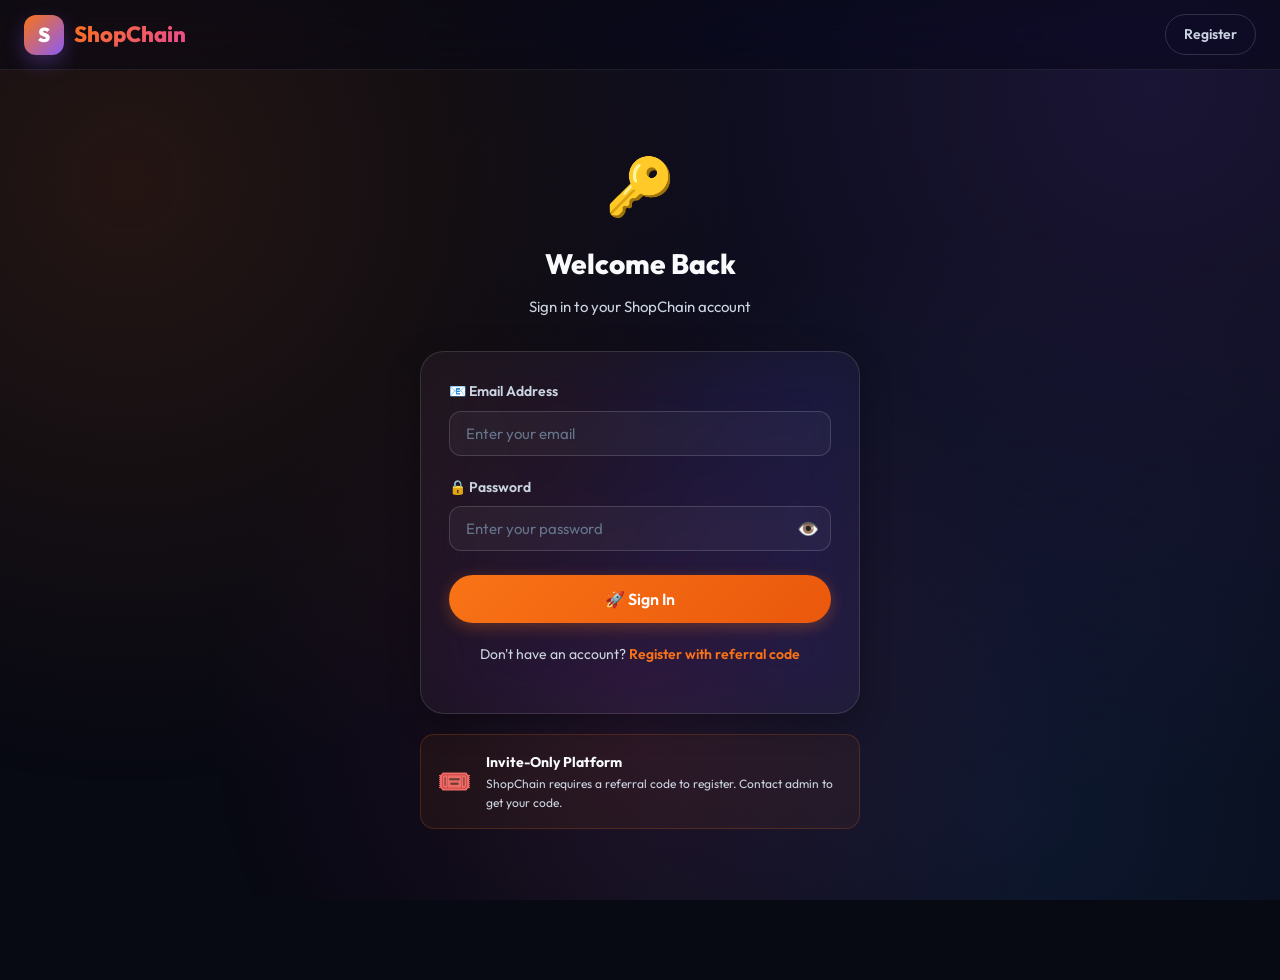
<file: admin/registrations.html>
<!DOCTYPE html>
<html lang="en">
<head>
  <meta charset="UTF-8">
  <meta name="viewport" content="width=device-width, initial-scale=1.0">
  <title>Registration Requests — ShopChain Admin</title>
  <link rel="stylesheet" href="/css/style.css">
  <style>
    .admin-nav { background: rgba(239,68,68,0.08); border-bottom: 1px solid rgba(239,68,68,0.2); padding: 8px 24px; display: flex; align-items: center; gap: 12px; font-size: 13px; color: var(--danger); position: sticky; top: 70px; z-index: 100; }
  </style>
</head>
<body>
<nav class="navbar">
  <a href="/admin/index.html" class="navbar-brand">
    <div class="logo-icon" style="background:linear-gradient(135deg,#ef4444,#dc2626);">A</div>
    <div class="logo-text" style="background:linear-gradient(135deg,#ef4444,#f97316);-webkit-background-clip:text;-webkit-text-fill-color:transparent;">ShopChain Admin</div>
  </a>
  <div class="navbar-right" id="nav-right"></div>
</nav>
<div class="admin-nav">🛠️ <strong>Admin Panel</strong> — Registration Requests & Referral Codes</div>

<div class="page-layout">
  <aside class="sidebar">
    <div class="sidebar-menu">
      <a href="/admin/index.html" class="sidebar-item"><span class="icon">📊</span> Dashboard</a>
      <a href="/admin/registrations.html" class="sidebar-item active"><span class="icon">📝</span> Registrations</a>
      <a href="/admin/deposits.html" class="sidebar-item"><span class="icon">💰</span> Deposits</a>
      <a href="/admin/withdrawals.html" class="sidebar-item"><span class="icon">💸</span> Withdrawals</a>
      <a href="/admin/users.html" class="sidebar-item"><span class="icon">👥</span> Users</a>
      <a href="/admin/products.html" class="sidebar-item"><span class="icon">📦</span> Products</a>
      <a href="/admin/settings.html" class="sidebar-item"><span class="icon">⚙️</span> Settings</a>
      <div style="height:1px;background:var(--border);margin:8px 0;"></div>
      <a href="/index.html" class="sidebar-item"><span class="icon">🌐</span> Main Site</a>
      <a href="#" onclick="logout()" class="sidebar-item" style="color:var(--danger);margin-top:4px;"><span class="icon">🚪</span> Logout</a>
    </div>

    <!-- Pending count -->
    <div class="glass-card" style="margin-top:16px;border-color:rgba(245,158,11,0.3);">
      <div style="font-size:13px;font-weight:700;color:var(--warning);margin-bottom:8px;">⏳ Awaiting Approval</div>
      <div style="font-size:28px;font-weight:900;color:var(--warning);" id="pending-count">0</div>
      <div style="font-size:12px;color:var(--text-muted);margin-top:4px;">registration requests</div>
    </div>
  </aside>

  <main>
    <div class="page-header">
      <h1>📝 Registration Management</h1>
      <p>Review signup requests and manage referral codes</p>
    </div>

    <!-- TABS -->
    <div style="display:flex;gap:8px;margin-bottom:24px;">
      <button class="chip active" id="tab-regs" onclick="switchTab('registrations', this)">📝 Registration Requests</button>
      <button class="chip" id="tab-refs" onclick="switchTab('referrals', this)">🎟️ Referral Codes</button>
    </div>

    <!-- ===== REGISTRATIONS PANEL ===== -->
    <div id="panel-registrations">

      <!-- Stats -->
      <div class="stats-grid" style="grid-template-columns:repeat(3,1fr);margin-bottom:24px;">
        <div class="stat-card" style="border-left:4px solid var(--warning);">
          <div class="stat-label">Pending</div>
          <div class="stat-value" style="color:var(--warning);" id="reg-pending">0</div>
        </div>
        <div class="stat-card" style="border-left:4px solid var(--success);">
          <div class="stat-label">Approved</div>
          <div class="stat-value green" id="reg-approved">0</div>
        </div>
        <div class="stat-card" style="border-left:4px solid var(--danger);">
          <div class="stat-label">Rejected</div>
          <div class="stat-value" style="color:var(--danger);" id="reg-rejected">0</div>
        </div>
      </div>

      <!-- Filter -->
      <div style="display:flex;gap:8px;margin-bottom:20px;">
        <button class="chip active" onclick="filterRegs('all', this)">All</button>
        <button class="chip" onclick="filterRegs('pending', this)">⏳ Pending</button>
        <button class="chip" onclick="filterRegs('approved', this)">✅ Approved</button>
        <button class="chip" onclick="filterRegs('rejected', this)">❌ Rejected</button>
      </div>

      <div class="table-wrap">
        <table>
          <thead>
            <tr>
              <th>Name</th>
              <th>Email</th>
              <th>Referral Code</th>
              <th>Status</th>
              <th>Submitted</th>
              <th>Action</th>
            </tr>
          </thead>
          <tbody id="regs-tbody"></tbody>
        </table>
      </div>
    </div>

    <!-- ===== REFERRAL CODES PANEL ===== -->
    <div id="panel-referrals" style="display:none;">

      <!-- Create New Code -->
      <div class="glass-card" style="margin-bottom:24px;">
        <div style="font-size:16px;font-weight:700;margin-bottom:16px;">🎟️ Create New Referral Code</div>
        <div style="display:grid;gap:16px;">
          <div>
            <label class="form-label">Referral Code</label>
            <input type="text" id="new-ref-code" class="form-control" placeholder="e.g. PREMIUM2024" style="text-transform:uppercase;letter-spacing:2px;font-weight:600;text-align:center;" oninput="this.value=this.value.toUpperCase().replace(/\s/g,'')">
          </div>
          <div style="display:grid;grid-template-columns:1fr 1fr;gap:12px;">
            <button class="btn btn-primary" onclick="handleCreateCode()" style="padding:12px;">
              ➕ Create Code
            </button>
            <button class="btn btn-outline" onclick="generateRandomCode()" style="padding:12px;">
              🎲 Random Code
            </button>
          </div>
        </div>
        <div style="font-size:12px;color:var(--text-muted);margin-top:8px;">Codes are alphanumeric, uppercase only. Share with users you want to invite.</div>
      </div>

      <!-- Codes Table -->
      <div class="table-wrap">
        <table>
          <thead>
            <tr>
              <th>Code</th>
              <th>Status</th>
              <th>Times Used</th>
              <th>Created</th>
              <th>Action</th>
            </tr>
          </thead>
          <tbody id="refs-tbody"></tbody>
        </table>
      </div>
    </div>

  </main>
</div>

<!-- Registration Detail Modal -->
<div class="modal-overlay" id="reg-modal">
  <div class="modal" style="max-width:480px;">
    <div class="modal-header">
      <div class="modal-title">Registration Details</div>
      <button class="modal-close" onclick="closeModal()">✕</button>
    </div>
    <div id="reg-modal-content"></div>
  </div>
</div>

<script src="/js/app.js"></script>
<script>
  let currentTabName = 'registrations';
  let filterStatus = 'all';

  window.onload = function () {
    const user = requireAuth(true);
    if (!user) return;
    updateNavBar(user);
    renderRegistrations();
  };

  function switchTab(tab, btn) {
    currentTabName = tab;
    document.querySelectorAll('.chip').forEach(c => c.classList.remove('active'));
    btn.classList.add('active');
    document.getElementById('panel-registrations').style.display = tab === 'registrations' ? 'block' : 'none';
    document.getElementById('panel-referrals').style.display = tab === 'referrals' ? 'block' : 'none';
    if (tab === 'referrals') renderReferralCodes();
    else renderRegistrations();
  }

  // ===== REGISTRATIONS =====
  function filterRegs(status, btn) {
    filterStatus = status;
    document.querySelectorAll('#panel-registrations .chip').forEach(c => c.classList.remove('active'));
    btn.classList.add('active');
    renderRegistrations();
  }

  function renderRegistrations() {
    const db = getDB();
    let regs = [...db.pendingRegistrations].sort((a, b) => b.createdAt - a.createdAt);

    const pending = regs.filter(r => r.status === 'pending');
    const approved = regs.filter(r => r.status === 'approved');
    const rejected = regs.filter(r => r.status === 'rejected');

    document.getElementById('pending-count').textContent = pending.length;
    document.getElementById('reg-pending').textContent = pending.length;
    document.getElementById('reg-approved').textContent = approved.length;
    document.getElementById('reg-rejected').textContent = rejected.length;

    if (filterStatus !== 'all') regs = regs.filter(r => r.status === filterStatus);

    const tbody = document.getElementById('regs-tbody');
    if (regs.length === 0) {
      tbody.innerHTML = '<tr><td colspan="6" style="text-align:center;color:var(--text-muted);padding:40px;">No registration requests found</td></tr>';
      return;
    }

    const badges = { pending: 'badge-warning', approved: 'badge-success', rejected: 'badge-danger' };
    const labels = { pending: '⏳ Pending', approved: '✅ Approved', rejected: '❌ Rejected' };

    tbody.innerHTML = regs.map(r => `
      <tr>
        <td>
          <div style="display:flex;align-items:center;gap:10px;">
            <div style="width:36px;height:36px;border-radius:50%;background:linear-gradient(135deg,var(--primary),var(--accent));display:flex;align-items:center;justify-content:center;font-weight:700;color:white;font-size:15px;flex-shrink:0;">${r.name.charAt(0).toUpperCase()}</div>
            <div style="font-weight:600;">${r.name}</div>
          </div>
        </td>
        <td style="color:var(--text-secondary);font-size:13px;">${r.email}</td>
        <td>
          <span style="background:rgba(34,197,94,0.1);border:1px solid rgba(34,197,94,0.3);color:var(--success);padding:4px 10px;border-radius:6px;font-size:12px;font-weight:700;letter-spacing:1px;">${r.referralCode}</span>
        </td>
        <td><span class="badge ${badges[r.status]}">${labels[r.status]}</span></td>
        <td style="font-size:12px;color:var(--text-secondary);">${formatDate(r.createdAt)}</td>
        <td>
          <div style="display:flex;gap:6px;flex-wrap:wrap;">
            <button class="btn btn-outline btn-sm" onclick="showRegDetail('${r.id}')">🔍 View</button>
            ${r.status === 'pending' ? `
              <button class="btn btn-success btn-sm" onclick="approveReg('${r.id}')">✅ Approve</button>
              <button class="btn btn-danger btn-sm" onclick="rejectReg('${r.id}')">❌ Reject</button>
            ` : ''}
          </div>
        </td>
      </tr>
    `).join('');
  }

  function showRegDetail(regId) {
    const db = getDB();
    const r = db.pendingRegistrations.find(x => x.id === regId);
    if (!r) return;

    const badges = { pending: 'badge-warning', approved: 'badge-success', rejected: 'badge-danger' };
    const labels = { pending: '⏳ Pending Review', approved: '✅ Approved', rejected: '❌ Rejected' };

    document.getElementById('reg-modal-content').innerHTML = `
      <div style="display:grid;gap:16px;">
        <div style="text-align:center;padding:12px 0;">
          <div style="width:64px;height:64px;border-radius:50%;background:linear-gradient(135deg,var(--primary),var(--accent));display:flex;align-items:center;justify-content:center;font-weight:700;font-size:28px;color:white;margin:0 auto 12px;">${r.name.charAt(0).toUpperCase()}</div>
          <div style="font-size:20px;font-weight:800;">${r.name}</div>
          <div style="font-size:14px;color:var(--text-secondary);margin-top:4px;">${r.email}</div>
          <div style="margin-top:8px;"><span class="badge ${badges[r.status]}">${labels[r.status]}</span></div>
        </div>

        <div style="display:grid;gap:8px;font-size:14px;">
          <div style="display:flex;justify-content:space-between;padding:10px 0;border-bottom:1px solid var(--border);">
            <span style="color:var(--text-secondary);">Referral Code Used</span>
            <strong style="color:var(--success);letter-spacing:1px;">${r.referralCode}</strong>
          </div>
          <div style="display:flex;justify-content:space-between;padding:10px 0;border-bottom:1px solid var(--border);">
            <span style="color:var(--text-secondary);">Submitted</span>
            <strong>${formatDate(r.createdAt)}</strong>
          </div>
          ${r.approvedAt ? `<div style="display:flex;justify-content:space-between;padding:10px 0;border-bottom:1px solid var(--border);"><span style="color:var(--text-secondary);">Approved At</span><strong style="color:var(--success);">${formatDate(r.approvedAt)}</strong></div>` : ''}
          ${r.rejectedAt ? `<div style="display:flex;justify-content:space-between;padding:10px 0;border-bottom:1px solid var(--border);"><span style="color:var(--text-secondary);">Rejected At</span><strong style="color:var(--danger);">${formatDate(r.rejectedAt)}</strong></div>` : ''}
        </div>

        ${r.status === 'pending' ? `
          <div style="background:rgba(59,130,246,0.06);border:1px solid rgba(59,130,246,0.2);border-radius:10px;padding:14px;font-size:13px;color:var(--info);">
            ℹ️ <strong>Approving</strong> will create a live account for this user. They will be able to login immediately.
          </div>
          <div style="display:grid;grid-template-columns:1fr 1fr;gap:12px;">
            <button class="btn btn-success" onclick="approveReg('${r.id}');closeModal()">✅ Approve Account</button>
            <button class="btn btn-danger" onclick="rejectReg('${r.id}');closeModal()">❌ Reject Request</button>
          </div>` :
          `<div class="info-box ${r.status === 'approved' ? 'success' : 'warning'}">
            ${r.status === 'approved' ? '✅ This account has been approved and is now active.' : '❌ This registration request was rejected.'}
          </div>`}
      </div>`;

    document.getElementById('reg-modal').classList.add('active');
  }

  function approveReg(id) {
    if (approveRegistration(id)) {
      showToast('✅ Account approved! User can now login.', 'success');
      renderRegistrations();
    }
  }

  function rejectReg(id) {
    if (confirm('Are you sure you want to reject this registration request?')) {
      if (rejectRegistration(id)) {
        showToast('❌ Registration rejected.', 'error');
        renderRegistrations();
      }
    }
  }

  // ===== REFERRAL CODES =====
  function renderReferralCodes() {
    const db = getDB();
    const codes = [...db.referralCodes].sort((a, b) => b.createdAt - a.createdAt);
    const tbody = document.getElementById('refs-tbody');

    if (codes.length === 0) {
      tbody.innerHTML = '<tr><td colspan="5" style="text-align:center;color:var(--text-muted);padding:40px;">No referral codes yet. Create one above.</td></tr>';
      return;
    }

    tbody.innerHTML = codes.map(r => `
      <tr>
        <td>
          <span style="font-family:monospace;font-size:16px;font-weight:800;letter-spacing:3px;color:var(--accent);">${r.code}</span>
        </td>
        <td>
          ${r.isActive
            ? '<span class="badge badge-success">✅ Active</span>'
            : '<span class="badge badge-danger">❌ Inactive</span>'}
        </td>
        <td style="text-align:center;">
          <span class="badge badge-info">${r.usedCount || 0} times</span>
        </td>
        <td style="font-size:12px;color:var(--text-secondary);">${formatDate(r.createdAt)}</td>
        <td>
          <div style="display:flex;gap:6px;">
            <button class="btn btn-outline btn-sm" onclick="copyCode('${r.code}')">📋 Copy</button>
            ${r.isActive
              ? `<button class="btn btn-danger btn-sm" onclick="disableCode('${r.code}')">🚫 Disable</button>`
              : `<button class="btn btn-success btn-sm" onclick="enableCode('${r.code}')">✅ Enable</button>`}
          </div>
        </td>
      </tr>
    `).join('');
  }

  function handleCreateCode() {
    const code = document.getElementById('new-ref-code').value.trim();
    if (!code) { showToast('❌ Please enter a referral code!', 'error'); return; }
    if (code.length < 4) { showToast('❌ Code must be at least 4 characters!', 'error'); return; }
    const result = createReferralCode(code);
    if (result.success) {
      showToast(`✅ Referral code "${code}" created!`, 'success');
      document.getElementById('new-ref-code').value = '';
      renderReferralCodes();
    } else {
      showToast('❌ ' + result.message, 'error');
    }
  }

  function generateRandomCode() {
    const chars = 'ABCDEFGHJKLMNPQRSTUVWXYZ23456789';
    let code = '';
    for (let i = 0; i < 8; i++) code += chars[Math.floor(Math.random() * chars.length)];
    document.getElementById('new-ref-code').value = code;
  }

  function copyCode(code) {
    navigator.clipboard.writeText(code).then(() => showToast(`✅ Code "${code}" copied to clipboard!`, 'success'));
  }

  function disableCode(code) {
    if (confirm(`Disable referral code "${code}"? Users won't be able to use it anymore.`)) {
      const db = getDB();
      const ref = db.referralCodes.find(r => r.code === code);
      if (ref) { ref.isActive = false; saveDB(db); renderReferralCodes(); showToast(`🚫 Code "${code}" disabled.`, 'info'); }
    }
  }

  function enableCode(code) {
    const db = getDB();
    const ref = db.referralCodes.find(r => r.code === code);
    if (ref) { ref.isActive = true; saveDB(db); renderReferralCodes(); showToast(`✅ Code "${code}" enabled.`, 'success'); }
  }

  function closeModal() { document.getElementById('reg-modal').classList.remove('active'); }
  document.getElementById('reg-modal').addEventListener('click', function(e) { if (e.target === this) closeModal(); });
</script>
</body>
</html>
</file>
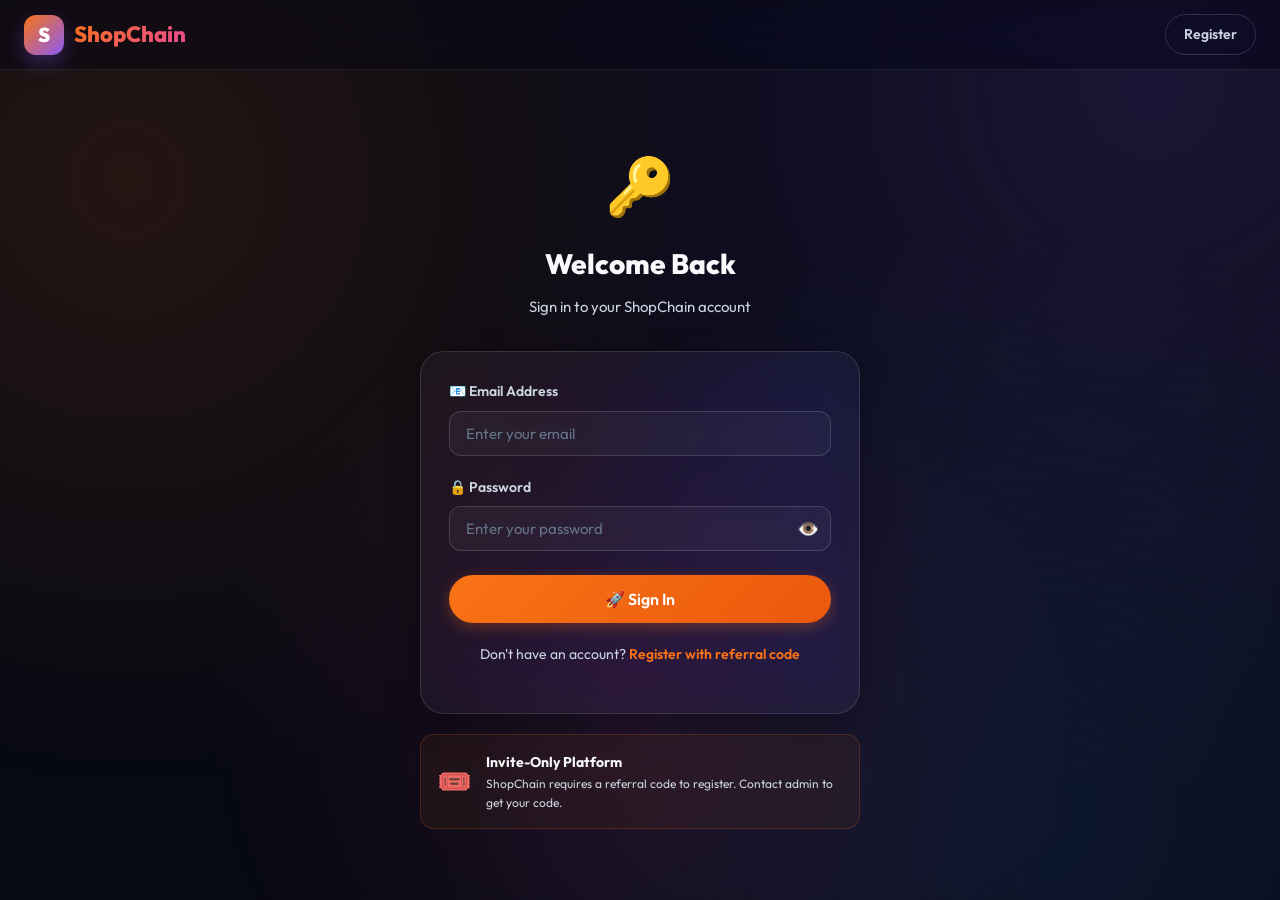
<file: admin/settings.html>
<!DOCTYPE html>
<html lang="en">
<head>
  <meta charset="UTF-8">
  <meta name="viewport" content="width=device-width, initial-scale=1.0">
  <title>Site Settings — ShopChain Admin</title>
  <link rel="stylesheet" href="/css/style.css">
  <style>
    .admin-nav { background: rgba(239,68,68,0.08); border-bottom: 1px solid rgba(239,68,68,0.2); padding: 8px 24px; display: flex; align-items: center; gap: 12px; font-size: 13px; color: var(--danger); position: sticky; top: 70px; z-index: 100; }
    .wallet-card { border-radius: 16px; padding: 24px; margin-bottom: 16px; position: relative; overflow: hidden; }
    .wallet-card.usdt { background: linear-gradient(135deg, rgba(38,161,123,0.12), rgba(38,161,123,0.04)); border: 1px solid rgba(38,161,123,0.3); }
    .wallet-header { display: flex; align-items: center; justify-content: space-between; margin-bottom: 16px; }
    .wallet-title { display: flex; align-items: center; gap: 12px; font-size: 18px; font-weight: 800; }
    .wallet-icon { width: 44px; height: 44px; border-radius: 12px; display: flex; align-items: center; justify-content:center; font-size: 22px; }
    .toggle-wrap { display: flex; align-items: center; gap: 10px; font-size: 13px; color: var(--text-secondary); }
    .toggle { position: relative; width: 44px; height: 24px; }
    .toggle input { opacity: 0; width: 0; height: 0; }
    .toggle-slider { position: absolute; inset: 0; background: rgba(255,255,255,0.1); border-radius: 24px; cursor: pointer; transition: 0.3s; border: 1px solid rgba(255,255,255,0.1); }
    .toggle-slider:before { content: ''; position: absolute; height: 18px; width: 18px; left: 2px; bottom: 2px; background: #fff; border-radius: 50%; transition: 0.3s; }
    .toggle input:checked + .toggle-slider { background: var(--success); border-color: var(--success); }
    .toggle input:checked + .toggle-slider:before { transform: translateX(20px); }
    .address-preview { font-family: monospace; font-size: 12px; background: rgba(0,0,0,0.3); border-radius: 8px; padding: 10px 14px; word-break: break-all; color: var(--text-secondary); margin-top: 10px; min-height: 38px; border: 1px dashed rgba(255,255,255,0.08); display: flex; align-items: center; gap: 10px; }
    .section-card { background: var(--glass); border: 1px solid var(--glass-border); border-radius: 20px; padding: 28px; margin-bottom: 24px; }
    .section-card h2 { font-size: 17px; font-weight: 800; margin-bottom: 20px; display: flex; align-items: center; gap: 10px; }
    .input-row { display: grid; grid-template-columns: 1fr auto; gap: 10px; align-items: center; }
  </style>
</head>
<body>
<nav class="navbar">
  <a href="/admin/index.html" class="navbar-brand">
    <div class="logo-icon" style="background:linear-gradient(135deg,#ef4444,#dc2626);">A</div>
    <div class="logo-text" style="background:linear-gradient(135deg,#ef4444,#f97316);-webkit-background-clip:text;-webkit-text-fill-color:transparent;">ShopChain Admin</div>
  </a>
  <div class="navbar-right" id="nav-right"></div>
</nav>
<div class="admin-nav">🛠️ <strong>Admin Panel</strong> — Site Settings & Wallet Addresses</div>

<div class="page-layout">
  <aside class="sidebar">
    <div class="sidebar-menu">
      <a href="/admin/index.html" class="sidebar-item"><span class="icon">📊</span> Dashboard</a>
      <a href="/admin/registrations.html" class="sidebar-item"><span class="icon">📝</span> Registrations</a>
      <a href="/admin/deposits.html" class="sidebar-item"><span class="icon">💰</span> Deposits</a>
      <a href="/admin/withdrawals.html" class="sidebar-item"><span class="icon">💸</span> Withdrawals</a>
      <a href="/admin/users.html" class="sidebar-item"><span class="icon">👥</span> Users</a>
      <a href="/admin/products.html" class="sidebar-item"><span class="icon">📦</span> Products</a>
      <a href="/admin/settings.html" class="sidebar-item active"><span class="icon">⚙️</span> Settings</a>
      <div style="height:1px;background:var(--border);margin:8px 0;"></div>
      <a href="/index.html" class="sidebar-item"><span class="icon">🌐</span> Main Site</a>
      <a href="#" onclick="logout()" class="sidebar-item" style="color:var(--danger);margin-top:4px;"><span class="icon">🚪</span> Logout</a>
    </div>
    <div class="glass-card" style="margin-top:16px;border-color:rgba(34,197,94,0.3);">
      <div style="font-size:13px;font-weight:700;color:var(--success);margin-bottom:8px;">✅ Active Wallet</div>
      <div id="side-wallets" style="font-size:13px;color:var(--text-secondary);">Loading...</div>
    </div>
  </aside>

  <main>
    <div class="page-header">
      <h1>⚙️ Site Settings</h1>
      <p>Configure your wallet addresses and platform rules</p>
    </div>

    <!-- ======= WALLET ADDRESSES ======= -->
    <div class="section-card">
      <h2>💳 Deposit Wallet Address</h2>
      <p style="font-size:14px;color:var(--text-secondary);margin-bottom:24px;margin-top:-12px;">
        This is the address users will send USDT to. Make sure it is <strong style="color:var(--warning);">100% correct</strong>. BSC addresses will verify deposits <strong style="color:var(--success);">automatically</strong>!
      </p>

      <!-- USDT BEP20 -->
      <div class="wallet-card usdt">
        <div class="wallet-header">
          <div class="wallet-title">
            <div class="wallet-icon" style="background:rgba(38,161,123,0.2);">₮</div>
            <div>
              <div>USDT (BEP-20) <span style="font-size:11px;background:var(--success);color:#000;padding:2px 6px;border-radius:4px;font-weight:800;margin-left:6px;">⚡ AUTO VERIFY</span></div>
              <div style="font-size:12px;font-weight:400;color:var(--text-secondary);">BSC (Binance Smart Chain Network)</div>
            </div>
          </div>
          <div class="toggle-wrap">
            <span>Enable</span>
            <label class="toggle">
              <input type="checkbox" id="usdt_bep20-enabled" checked onchange="updateSidebarWallets()">
              <span class="toggle-slider"></span>
            </label>
          </div>
        </div>
        <label class="form-label">Your BSC (BEP-20) USDT Wallet Address</label>
        <div class="input-row">
          <input type="text" id="usdt_bep20-addr" class="form-control" placeholder="e.g. 0x742d35Cc6634C0532925a3b8D4C9C7b929a1b234" style="font-family:monospace;font-size:13px;" oninput="livePreview('usdt_bep20')">
          <button class="btn btn-outline btn-sm" onclick="pasteClipboard('usdt_bep20-addr')">📋 Paste</button>
        </div>
        <div class="address-preview" id="usdt_bep20-preview">
          <span style="color:var(--text-muted);">No address set yet</span>
        </div>
        <div style="margin-top:10px;display:flex;gap:10px;">
          <a id="usdt_bep20-explorer" href="#" target="_blank" style="font-size:12px;color:var(--info);text-decoration:none;display:none;">🔍 View on BscScan</a>
        </div>
      </div>

      <!-- USDT TRC20 -->
      <div class="wallet-card usdt" style="margin-top:20px;">
        <div class="wallet-header">
          <div class="wallet-title">
            <div class="wallet-icon" style="background:rgba(38,161,123,0.2);color:#26a17b;">₮</div>
            <div>
              <div>USDT (TRC-20) <span style="font-size:11px;background:var(--success);color:#000;padding:2px 6px;border-radius:4px;font-weight:800;margin-left:6px;">⚡ AUTO VERIFY</span></div>
              <div style="font-size:12px;font-weight:400;color:var(--text-secondary);">TRON Network</div>
            </div>
          </div>
          <div class="toggle-wrap">
            <span>Enable</span>
            <label class="toggle">
              <input type="checkbox" id="usdt_trc20-enabled" checked onchange="updateSidebarWallets()">
              <span class="toggle-slider"></span>
            </label>
          </div>
        </div>
        <label class="form-label">Your TRON (TRC-20) USDT Wallet Address</label>
        <div class="input-row">
          <input type="text" id="usdt_trc20-addr" class="form-control" placeholder="e.g. TR7NHqjeKQxGTCi8q8ZY4pL8otSzgjLj6t" style="font-family:monospace;font-size:13px;" oninput="livePreview('usdt_trc20')">
          <button class="btn btn-outline btn-sm" onclick="pasteClipboard('usdt_trc20-addr')">📋 Paste</button>
        </div>
        <div class="address-preview" id="usdt_trc20-preview">
          <span style="color:var(--text-muted);">No address set yet</span>
        </div>
        <div style="margin-top:10px;display:flex;gap:10px;">
          <a id="usdt_trc20-explorer" href="#" target="_blank" style="font-size:12px;color:var(--info);text-decoration:none;display:none;">🔍 View on Tronscan</a>
        </div>
      </div>

      <button class="btn btn-primary" onclick="saveWallets()" style="font-size:16px;padding:14px 32px;">
        💾 Save Wallet Address
      </button>
    </div>

    <!-- ======= PLATFORM RULES ======= -->
    <div class="section-card">
      <h2>📋 Platform Rules</h2>
      <div style="display:grid;grid-template-columns:1fr 1fr;gap:20px;">
        <div class="form-group">
          <label class="form-label">💵 Minimum Deposit (USD)</label>
          <input type="number" id="min-deposit" class="form-control" min="0.01" step="0.01" placeholder="10">
          <div style="font-size:12px;color:var(--text-muted);margin-top:6px;">Users cannot deposit less than this amount</div>
        </div>
        <div class="form-group">
          <label class="form-label">💸 Minimum Withdrawal (USD)</label>
          <input type="number" id="min-withdraw" class="form-control" min="0.01" step="0.01" placeholder="10">
          <div style="font-size:12px;color:var(--text-muted);margin-top:6px;">Users cannot withdraw less than this amount</div>
        </div>
        <div class="form-group">
          <label class="form-label">⏰ Hold Time (Hours)</label>
          <input type="number" id="hold-hours" class="form-control" min="1" step="1" placeholder="12">
          <div style="font-size:12px;color:var(--text-muted);margin-top:6px;">How long users must hold a product before selling</div>
        </div>
        <div class="form-group">
          <label class="form-label">📈 Profit Multiplier (x)</label>
          <input type="number" id="profit-mult" class="form-control" min="1.01" step="0.01" placeholder="1.5">
          <div style="font-size:12px;color:var(--text-muted);margin-top:6px;">Sell price = Buy price × this value (1.5 = 150%)</div>
        </div>
        <div class="form-group">
          <label class="form-label">⏳ Withdrawal Processing Time</label>
          <input type="text" id="withdraw-time" class="form-control" placeholder="e.g. 1–72 hours">
          <div style="font-size:12px;color:var(--text-muted);margin-top:6px;">Processing time shown on the withdrawal page</div>
        </div>
      </div>
      <button class="btn btn-primary" onclick="saveRules()" style="font-size:15px;padding:12px 28px;">
        💾 Save Platform Rules
      </button>
    </div>

    <!-- ======= VERIFY TxID ======= -->
    <div class="section-card">
      <h2>🔍 Verify Transaction (TxID Lookup)</h2>
      <p style="font-size:13px;color:var(--text-secondary);margin-bottom:20px;margin-top:-12px;">
        Open BscScan to verify transaction details.
      </p>
      <div style="display:grid;grid-template-columns:1fr auto;gap:10px;align-items:flex-end;">
        <div>
          <label class="form-label">Transaction ID (TxID / Hash)</label>
          <input type="text" id="verify-txid" class="form-control" placeholder="Paste the TxID from the deposit request..." style="font-family:monospace;">
        </div>
        <button class="btn btn-primary" onclick="verifyTx()" style="padding:12px 20px;white-space:nowrap;">🔍 Verify on BscScan</button>
      </div>
      <div id="verify-result" style="display:none;margin-top:16px;"></div>
    </div>

    <!-- ======= ADMIN CHANGE PASSWORD ======= -->
    <div class="section-card">
      <h2>🔐 Change Admin Password</h2>
      <div style="display:grid;grid-template-columns:1fr 1fr;gap:16px;">
        <div class="form-group">
          <label class="form-label">New Password</label>
          <input type="password" id="new-pass" class="form-control" placeholder="New password (min 6 chars)" minlength="6">
        </div>
        <div class="form-group">
          <label class="form-label">Confirm New Password</label>
          <input type="password" id="confirm-pass" class="form-control" placeholder="Re-enter new password">
        </div>
      </div>
      <button class="btn btn-danger" onclick="changeAdminPassword()" style="padding:12px 28px;">
        🔐 Update Password
      </button>
    </div>

  </main>
</div>

<script src="/js/app.js"></script>
<script>
  let currentUser;

  window.onload = function () {
    currentUser = requireAuth(true);
    if (!currentUser) return;
    updateNavBar(currentUser);
    loadSettings();
  };

  function loadSettings() {
    const s = getSettings();
    const wallets = s.wallets || {};

    // Wallets
    document.getElementById('usdt_bep20-addr').value = wallets.USDT_BEP20 ? wallets.USDT_BEP20.address : '';
    document.getElementById('usdt_bep20-enabled').checked = wallets.USDT_BEP20 ? wallets.USDT_BEP20.enabled : true;

    document.getElementById('usdt_trc20-addr').value = wallets.USDT_TRC20 ? wallets.USDT_TRC20.address : '';
    document.getElementById('usdt_trc20-enabled').checked = wallets.USDT_TRC20 ? wallets.USDT_TRC20.enabled : true;

    // Rules
    document.getElementById('min-deposit').value  = s.minDeposit   || 10;
    document.getElementById('min-withdraw').value = s.minWithdraw  || 10;
    document.getElementById('hold-hours').value   = s.holdHours    || 12;
    document.getElementById('profit-mult').value  = s.profitMultiplier || 1.5;
    document.getElementById('withdraw-time').value = s.withdrawTime || '1–72 hours';

    // Live previews
    ['usdt_bep20', 'usdt_trc20'].forEach(livePreview);
    updateSidebarWallets();
  }

  function livePreview(coin) {
    const addr = document.getElementById(coin + '-addr').value.trim();
    const preview = document.getElementById(coin + '-preview');
    const explorerLink = document.getElementById(coin + '-explorer');

    if (!addr) {
      preview.innerHTML = '<span style="color:var(--text-muted);">No address set yet</span>';
      if (explorerLink) explorerLink.style.display = 'none';
      return;
    }

    preview.innerHTML = `
      <span style="color:var(--text-primary);flex:1;">${addr}</span>
      <button onclick="navigator.clipboard.writeText('${addr}').then(()=>showToast('Copied!','success'))"
        style="background:rgba(249,115,22,0.15);border:1px solid rgba(249,115,22,0.3);border-radius:6px;padding:3px 10px;color:var(--primary);font-size:11px;cursor:pointer;font-family:'Outfit',sans-serif;flex-shrink:0;">📋 Copy</button>`;

    // Explorer links
    if (explorerLink) {
      explorerLink.style.display = 'inline';
      if (coin === 'usdt_bep20') explorerLink.href = `https://bscscan.com/address/${addr}`;
      if (coin === 'usdt_trc20') explorerLink.href = `https://tronscan.org/#/address/${addr}`;
    }
  }

  function updateSidebarWallets() {
    const el = document.getElementById('side-wallets');
    const coins = [
      { id: 'usdt_bep20', label: 'USDT BEP20', color: 'rgba(38,161,123,1)' },
      { id: 'usdt_trc20', label: 'USDT TRC20', color: 'rgba(38,161,123,1)' }
    ];
    el.innerHTML = coins.map(c => {
      const enabledEl = document.getElementById(c.id + '-enabled');
      const addrEl = document.getElementById(c.id + '-addr');
      const enabled = enabledEl ? enabledEl.checked : false;
      const addr = addrEl ? addrEl.value.trim() : '';
      return `<div style="display:flex;justify-content:space-between;margin-bottom:6px;">
        <span>${c.label}</span>
        <span style="color:${enabled && addr ? 'var(--success)' : 'var(--danger)'};">${enabled && addr ? '✅' : '❌'}</span>
      </div>`;
    }).join('');
  }

  async function pasteClipboard(inputId) {
    try {
      const text = await navigator.clipboard.readText();
      document.getElementById(inputId).value = text;
      const coin = inputId.replace('-addr', '');
      livePreview(coin);
      updateSidebarWallets();
      showToast('✅ Address pasted from clipboard!', 'success');
    } catch {
      showToast('❌ Cannot access clipboard. Please paste manually.', 'error');
    }
  }

  function saveWallets() {
    const usdtBepAddr = document.getElementById('usdt_bep20-addr').value.trim();
    const usdtTrcAddr = document.getElementById('usdt_trc20-addr').value.trim();

    const db = getDB();
    if (!db.siteSettings) db.siteSettings = {};
    if (!db.siteSettings.wallets) db.siteSettings.wallets = {};

    db.siteSettings.wallets.USDT_BEP20 = { address: usdtBepAddr, network: 'BSC (BEP20)', enabled: document.getElementById('usdt_bep20-enabled').checked, autoVerify: true };
    db.siteSettings.wallets.USDT_TRC20 = { address: usdtTrcAddr, network: 'TRON (TRC20)', enabled: document.getElementById('usdt_trc20-enabled').checked, autoVerify: true };

    saveDB(db);
    updateSidebarWallets();
    showToast('✅ Wallet addresses saved!', 'success');
  }

  function saveRules() {
    const minDep   = parseFloat(document.getElementById('min-deposit').value);
    const minWtd   = parseFloat(document.getElementById('min-withdraw').value);
    const holdHrs  = parseFloat(document.getElementById('hold-hours').value);
    const profMult = parseFloat(document.getElementById('profit-mult').value);
    const wtdTime  = document.getElementById('withdraw-time').value.trim() || '1–72 hours';

    if ([minDep, minWtd, holdHrs, profMult].some(isNaN)) {
      showToast('❌ Please enter valid numbers!', 'error'); return;
    }
    if (profMult <= 1) { showToast('❌ Profit multiplier must be greater than 1!', 'error'); return; }

    const db = getDB();
    db.siteSettings.minDeposit = minDep;
    db.siteSettings.minWithdraw = minWtd;
    db.siteSettings.holdHours = holdHrs;
    db.siteSettings.profitMultiplier = profMult;
    db.siteSettings.withdrawTime = wtdTime;
    saveDB(db);
    showToast('✅ Platform rules saved!', 'success');
  }

  function verifyTx() {
    const txid = document.getElementById('verify-txid').value.trim();
    const resultEl = document.getElementById('verify-result');

    if (!txid) { showToast('❌ Please enter a TxID!', 'error'); return; }

    const url = `https://bscscan.com/tx/${txid}`;
    resultEl.style.display = 'block';
    resultEl.innerHTML = `
      <div style="background:rgba(59,130,246,0.08);border:1px solid rgba(59,130,246,0.2);border-radius:12px;padding:16px;">
        <div style="font-weight:700;color:var(--info);margin-bottom:10px;">🔍 Verify on BscScan</div>
        <div style="font-family:monospace;font-size:12px;background:rgba(0,0,0,0.2);padding:10px;border-radius:8px;word-break:break-all;margin-bottom:12px;">${txid}</div>
        <p style="font-size:13px;color:var(--text-secondary);margin-bottom:12px;">
          Click below to open BscScan and verify this transaction. Check that:
          <br>✅ Amount matches what the user claimed
          <br>✅ The receiving address is YOUR wallet address
          <br>✅ Transaction status is Success
        </p>
        <a href="${url}" target="_blank" class="btn btn-primary" style="width:auto;display:inline-block;padding:10px 24px;text-decoration:none;">
          🌐 Open on BscScan →
        </a>
      </div>`;
  }

  function changeAdminPassword() {
    const newPass = document.getElementById('new-pass').value;
    const confirm = document.getElementById('confirm-pass').value;

    if (!newPass || newPass.length < 6) { showToast('❌ Password must be at least 6 characters!', 'error'); return; }
    if (newPass !== confirm) { showToast('❌ Passwords do not match!', 'error'); return; }

    const db = getDB();
    const admin = db.users.find(u => u.role === 'admin');
    if (admin) {
      admin.password = newPass;
      saveDB(db);
      document.getElementById('new-pass').value = '';
      document.getElementById('confirm-pass').value = '';
      showToast('✅ Admin password changed successfully!', 'success');
    }
  }
</script>
</body>
</html>
</file>
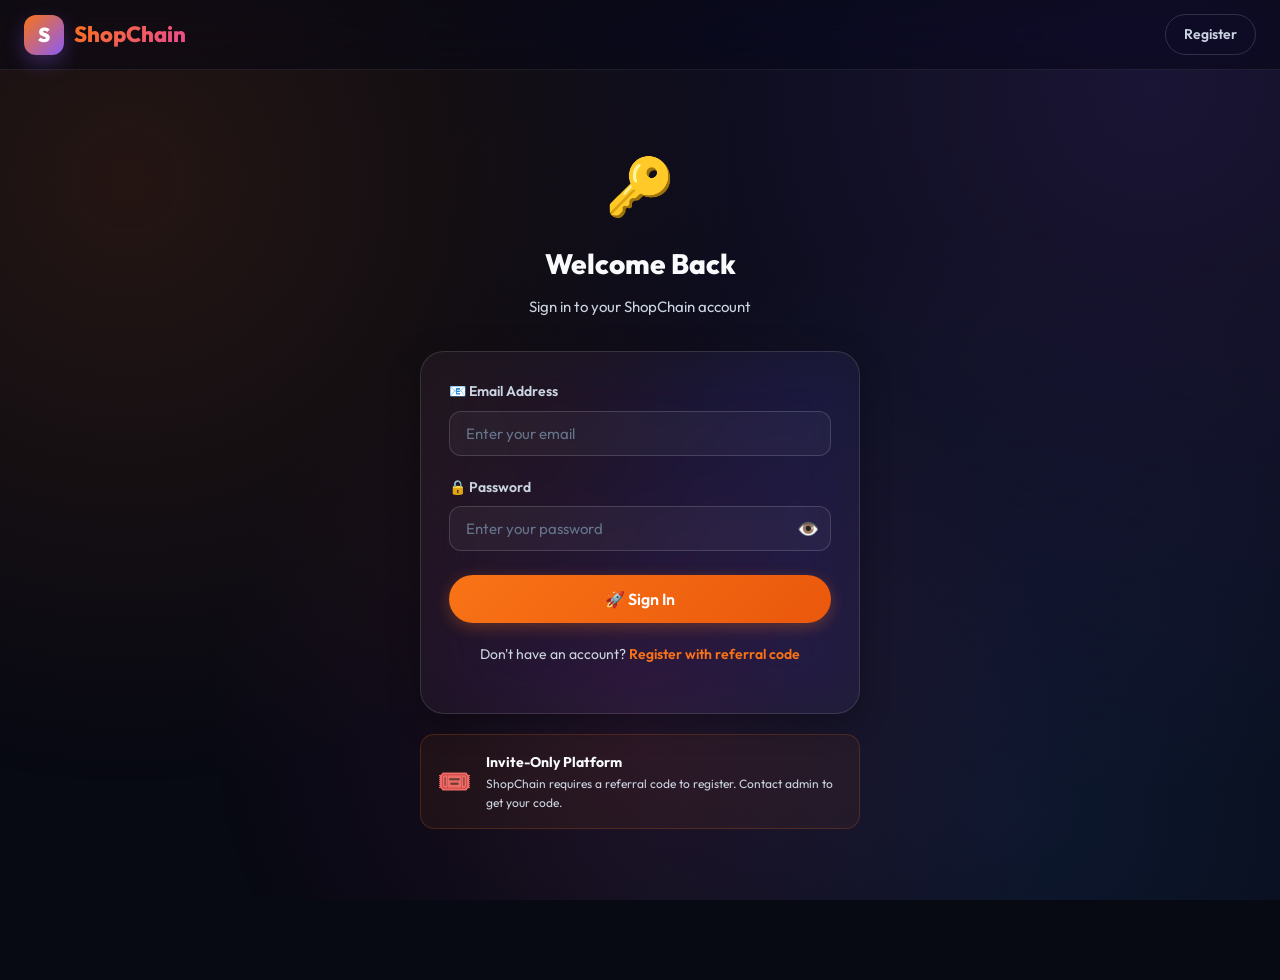
<file: admin/users.html>
<!DOCTYPE html>
<html lang="en">
<head>
  <meta charset="UTF-8">
  <meta name="viewport" content="width=device-width, initial-scale=1.0">
  <title>User Management — ShopChain Admin</title>
  <link rel="stylesheet" href="/css/style.css">
  <style>
    .admin-nav { background: rgba(239,68,68,0.08); border-bottom: 1px solid rgba(239,68,68,0.2); padding: 8px 24px; display: flex; align-items: center; gap: 12px; font-size: 13px; color: var(--danger); position: sticky; top: 70px; z-index: 100; }
  </style>
</head>
<body>
<nav class="navbar">
  <a href="/admin/index.html" class="navbar-brand">
    <div class="logo-icon" style="background:linear-gradient(135deg,#ef4444,#dc2626);">A</div>
    <div class="logo-text" style="background:linear-gradient(135deg,#ef4444,#f97316);-webkit-background-clip:text;-webkit-text-fill-color:transparent;">ShopChain Admin</div>
  </a>
  <div class="navbar-right" id="nav-right"></div>
</nav>
<div class="admin-nav">🛠️ <strong>Admin Panel</strong> — User Management</div>

<div class="page-layout">
  <aside class="sidebar">
    <div class="sidebar-menu">
      <a href="/admin/index.html" class="sidebar-item"><span class="icon">📊</span> Dashboard</a>
      <a href="/admin/registrations.html" class="sidebar-item"><span class="icon">📝</span> Registrations</a>
      <a href="/admin/deposits.html" class="sidebar-item"><span class="icon">💰</span> Deposits</a>
      <a href="/admin/withdrawals.html" class="sidebar-item"><span class="icon">💸</span> Withdrawals</a>
      <a href="/admin/users.html" class="sidebar-item active"><span class="icon">👥</span> Users</a>
      <a href="/admin/products.html" class="sidebar-item"><span class="icon">📦</span> Products</a>
      <a href="/admin/settings.html" class="sidebar-item"><span class="icon">⚙️</span> Settings</a>
      <div style="height:1px;background:var(--border);margin:8px 0;"></div>
      <a href="/index.html" class="sidebar-item"><span class="icon">🌐</span> Main Site</a>
      <a href="#" onclick="logout()" class="sidebar-item" style="color:var(--danger);margin-top:4px;"><span class="icon">🚪</span> Logout</a>
    </div>
  </aside>

  <main>
    <div class="page-header">
      <h1>👥 User Management</h1>
      <p>View and manage all registered users and their balances</p>
    </div>

    <div class="stats-grid" style="grid-template-columns:repeat(4,1fr);margin-bottom:24px;">
      <div class="stat-card" style="border-left:4px solid var(--info);">
        <div class="stat-label">Total Users</div>
        <div class="stat-value blue" id="s-total">0</div>
      </div>
      <div class="stat-card" style="border-left:4px solid var(--success);">
        <div class="stat-label">Total Balance</div>
        <div class="stat-value green" id="s-balance">$0</div>
      </div>
      <div class="stat-card" style="border-left:4px solid var(--primary);">
        <div class="stat-label">Total Purchases</div>
        <div class="stat-value orange" id="s-purchases">0</div>
      </div>
      <div class="stat-card" style="border-left:4px solid #8b5cf6;">
        <div class="stat-label">Total Sales</div>
        <div class="stat-value" style="color:#8b5cf6;" id="s-sells">0</div>
      </div>
    </div>

    <div style="margin-bottom:20px;">
      <div class="search-box" style="max-width:400px;">
        <span class="search-icon">🔍</span>
        <input type="text" id="user-search" class="form-control" placeholder="Search by name or email..." oninput="renderUsers()" style="border-radius:50px;padding-left:44px;">
      </div>
    </div>

    <div class="table-wrap">
      <table>
        <thead>
          <tr>
            <th>User</th>
            <th>Balance</th>
            <th>Active Products</th>
            <th>Total Bought</th>
            <th>Total Sold</th>
            <th>Total Deposited</th>
            <th>Joined</th>
            <th>Actions</th>
          </tr>
        </thead>
        <tbody id="users-tbody"></tbody>
      </table>
    </div>
  </main>
</div>

<!-- User Detail Modal -->
<div class="modal-overlay" id="user-modal">
  <div class="modal" style="max-width:560px;">
    <div class="modal-header">
      <div class="modal-title" id="modal-user-title">User Details</div>
      <button class="modal-close" onclick="closeModal()">✕</button>
    </div>
    <div id="modal-content"></div>
  </div>
</div>

<!-- Balance Modal -->
<div class="modal-overlay" id="balance-modal">
  <div class="modal" style="max-width:420px;">
    <div class="modal-header">
      <div class="modal-title">💰 Adjust Balance</div>
      <button class="modal-close" onclick="closeBalanceModal()">✕</button>
    </div>
    <div id="balance-modal-content"></div>
  </div>
</div>

<script src="/js/app.js"></script>
<script>
  window.onload = function () {
    const user = requireAuth(true);
    if (!user) return;
    updateNavBar(user);
    renderUsers();
  };

  function renderUsers() {
    const db = getDB();
    const searchQ = (document.getElementById('user-search').value || '').toLowerCase();
    let users = db.users.filter(u => u.role !== 'admin');

    if (searchQ) users = users.filter(u => u.name.toLowerCase().includes(searchQ) || u.email.toLowerCase().includes(searchQ));

    const allPurchases = db.purchases;
    document.getElementById('s-total').textContent = users.length;
    document.getElementById('s-balance').textContent = formatMoney(users.reduce((s, u) => s + u.balance, 0));
    document.getElementById('s-purchases').textContent = allPurchases.length;
    document.getElementById('s-sells').textContent = allPurchases.filter(p => p.status === 'sold').length;

    const tbody = document.getElementById('users-tbody');
    if (users.length === 0) {
      tbody.innerHTML = '<tr><td colspan="8" style="text-align:center;color:var(--text-muted);padding:32px;">No users found</td></tr>';
      return;
    }

    tbody.innerHTML = users.map(u => {
      const uPurchases = db.purchases.filter(p => p.userId === u.id);
      const activePurchases = uPurchases.filter(p => p.status === 'holding').length;
      const totalDep = db.deposits.filter(d => d.userId === u.id && d.status === 'approved').reduce((s, d) => s + d.amount, 0);

      return `<tr>
        <td>
          <div style="display:flex;align-items:center;gap:12px;">
            <div style="width:38px;height:38px;border-radius:50%;background:linear-gradient(135deg,var(--primary),var(--accent));display:flex;align-items:center;justify-content:center;font-weight:700;font-size:16px;color:white;flex-shrink:0;">${u.name.charAt(0).toUpperCase()}</div>
            <div>
              <div style="font-weight:600;font-size:14px;">${u.name}</div>
              <div style="font-size:12px;color:var(--text-muted);">${u.email}</div>
            </div>
          </div>
        </td>
        <td style="font-weight:800;color:var(--success);font-size:15px;">${formatMoney(u.balance)}</td>
        <td style="text-align:center;"><span class="badge ${activePurchases > 0 ? 'badge-orange' : 'badge-info'}">${activePurchases}</span></td>
        <td style="text-align:center;font-weight:600;">${uPurchases.length}</td>
        <td style="text-align:center;font-weight:600;">${uPurchases.filter(p => p.status === 'sold').length}</td>
        <td style="font-weight:600;color:var(--info);">${formatMoney(totalDep)}</td>
        <td style="font-size:12px;color:var(--text-secondary);">${formatDate(u.createdAt)}</td>
        <td>
          <div style="display:flex;gap:6px;">
            <button class="btn btn-outline btn-sm" onclick="showUserDetail('${u.id}')">🔍 View</button>
            <button class="btn btn-primary btn-sm" onclick="showBalanceModal('${u.id}')">💰 Balance</button>
          </div>
        </td>
      </tr>`;
    }).join('');
  }

  function showUserDetail(userId) {
    const db = getDB();
    const u = db.users.find(x => x.id === userId);
    if (!u) return;
    const uPurchases = db.purchases.filter(p => p.userId === u.id);
    const uDeposits = db.deposits.filter(d => d.userId === u.id);
    const uWithdrawals = db.withdrawals.filter(w => w.userId === u.id);
    const totalDep = uDeposits.filter(d => d.status === 'approved').reduce((s, d) => s + d.amount, 0);
    const totalWtd = uWithdrawals.filter(w => w.status === 'approved').reduce((s, w) => s + w.amount, 0);
    const totalProfit = uPurchases.filter(p => p.status === 'sold').reduce((s, p) => s + (p.sellPrice - p.buyPrice), 0);

    document.getElementById('modal-user-title').textContent = u.name + ' — Details';
    document.getElementById('modal-content').innerHTML = `
      <div style="display:grid;gap:16px;">
        <div style="text-align:center;padding:16px 0;">
          <div style="width:72px;height:72px;border-radius:50%;background:linear-gradient(135deg,var(--primary),var(--accent));display:flex;align-items:center;justify-content:center;font-weight:700;font-size:32px;color:white;margin:0 auto 12px;">${u.name.charAt(0).toUpperCase()}</div>
          <div style="font-size:20px;font-weight:800;">${u.name}</div>
          <div style="font-size:14px;color:var(--text-secondary);">${u.email}</div>
        </div>
        <div style="display:grid;grid-template-columns:1fr 1fr;gap:10px;">
          <div style="background:rgba(34,197,94,0.08);border:1px solid rgba(34,197,94,0.2);border-radius:10px;padding:14px;text-align:center;">
            <div style="font-size:12px;color:var(--text-secondary);margin-bottom:4px;">Current Balance</div>
            <div style="font-size:22px;font-weight:800;color:var(--success);">${formatMoney(u.balance)}</div>
          </div>
          <div style="background:rgba(59,130,246,0.08);border:1px solid rgba(59,130,246,0.2);border-radius:10px;padding:14px;text-align:center;">
            <div style="font-size:12px;color:var(--text-secondary);margin-bottom:4px;">Total Profit</div>
            <div style="font-size:22px;font-weight:800;color:var(--info);">${formatMoney(totalProfit)}</div>
          </div>
          <div style="background:rgba(249,115,22,0.08);border:1px solid rgba(249,115,22,0.2);border-radius:10px;padding:14px;text-align:center;">
            <div style="font-size:12px;color:var(--text-secondary);margin-bottom:4px;">Total Deposited</div>
            <div style="font-size:22px;font-weight:800;color:var(--primary);">${formatMoney(totalDep)}</div>
          </div>
          <div style="background:rgba(239,68,68,0.08);border:1px solid rgba(239,68,68,0.2);border-radius:10px;padding:14px;text-align:center;">
            <div style="font-size:12px;color:var(--text-secondary);margin-bottom:4px;">Total Withdrawn</div>
            <div style="font-size:22px;font-weight:800;color:var(--danger);">${formatMoney(totalWtd)}</div>
          </div>
        </div>
        <div style="display:grid;gap:8px;font-size:14px;">
          <div style="display:flex;justify-content:space-between;padding:8px 0;border-bottom:1px solid var(--border);"><span style="color:var(--text-secondary);">Total Purchases</span><strong>${uPurchases.length}</strong></div>
          <div style="display:flex;justify-content:space-between;padding:8px 0;border-bottom:1px solid var(--border);"><span style="color:var(--text-secondary);">Total Sales</span><strong>${uPurchases.filter(p=>p.status==='sold').length}</strong></div>
          <div style="display:flex;justify-content:space-between;padding:8px 0;border-bottom:1px solid var(--border);"><span style="color:var(--text-secondary);">Active Products</span><strong>${uPurchases.filter(p=>p.status==='holding').length}</strong></div>
          <div style="display:flex;justify-content:space-between;padding:8px 0;"><span style="color:var(--text-secondary);">Joined</span><strong>${formatDate(u.createdAt)}</strong></div>
        </div>
        <button class="btn btn-primary" onclick="closeModal();showBalanceModal('${u.id}')">💰 Adjust Balance</button>
      </div>`;

    document.getElementById('user-modal').classList.add('active');
  }

  function showBalanceModal(userId) {
    const db = getDB();
    const u = db.users.find(x => x.id === userId);
    if (!u) return;

    document.getElementById('balance-modal-content').innerHTML = `
      <div>
        <div style="background:rgba(255,255,255,0.04);border-radius:12px;padding:16px;margin-bottom:20px;text-align:center;">
          <div style="font-size:13px;color:var(--text-secondary);margin-bottom:4px;">${u.name}'s Current Balance</div>
          <div style="font-size:32px;font-weight:900;color:var(--success);">${formatMoney(u.balance)}</div>
        </div>
        <div class="form-group">
          <label class="form-label">Select Action</label>
          <select id="bal-action" class="form-control">
            <option value="add">➕ Add Balance</option>
            <option value="deduct">➖ Deduct Balance</option>
            <option value="set">📌 Set to Exact Amount</option>
          </select>
        </div>
        <div class="form-group">
          <label class="form-label">Amount (USD)</label>
          <input type="number" id="bal-amount" class="form-control" placeholder="Enter amount" min="0" step="0.01">
        </div>
        <div class="form-group">
          <label class="form-label">Reason (optional)</label>
          <input type="text" id="bal-reason" class="form-control" placeholder="e.g. Bonus, Correction...">
        </div>
        <div style="display:grid;grid-template-columns:1fr 1fr;gap:12px;">
          <button class="btn btn-outline" onclick="closeBalanceModal()">Cancel</button>
          <button class="btn btn-primary" onclick="adjustBalance('${userId}')">✅ Apply</button>
        </div>
      </div>`;

    document.getElementById('balance-modal').classList.add('active');
  }

  function adjustBalance(userId) {
    const db = getDB();
    const u = db.users.find(x => x.id === userId);
    if (!u) return;
    const action = document.getElementById('bal-action').value;
    const amount = parseFloat(document.getElementById('bal-amount').value);

    if (isNaN(amount) || amount < 0) { showToast('❌ Please enter a valid amount!', 'error'); return; }

    if (action === 'add') {
      u.balance += amount;
      showToast(`✅ Added ${formatMoney(amount)}! New balance: ${formatMoney(u.balance)}`, 'success');
    } else if (action === 'deduct') {
      if (amount > u.balance) { showToast('❌ Insufficient balance to deduct!', 'error'); return; }
      u.balance -= amount;
      showToast(`✅ Deducted ${formatMoney(amount)}! New balance: ${formatMoney(u.balance)}`, 'success');
    } else {
      u.balance = amount;
      showToast(`✅ Balance set to ${formatMoney(amount)}!`, 'success');
    }

    saveDB(db);
    closeBalanceModal();
    renderUsers();
  }

  function closeModal() { document.getElementById('user-modal').classList.remove('active'); }
  function closeBalanceModal() { document.getElementById('balance-modal').classList.remove('active'); }

  document.getElementById('user-modal').addEventListener('click', function(e) { if (e.target === this) closeModal(); });
  document.getElementById('balance-modal').addEventListener('click', function(e) { if (e.target === this) closeBalanceModal(); });
</script>
</body>
</html>
</file>
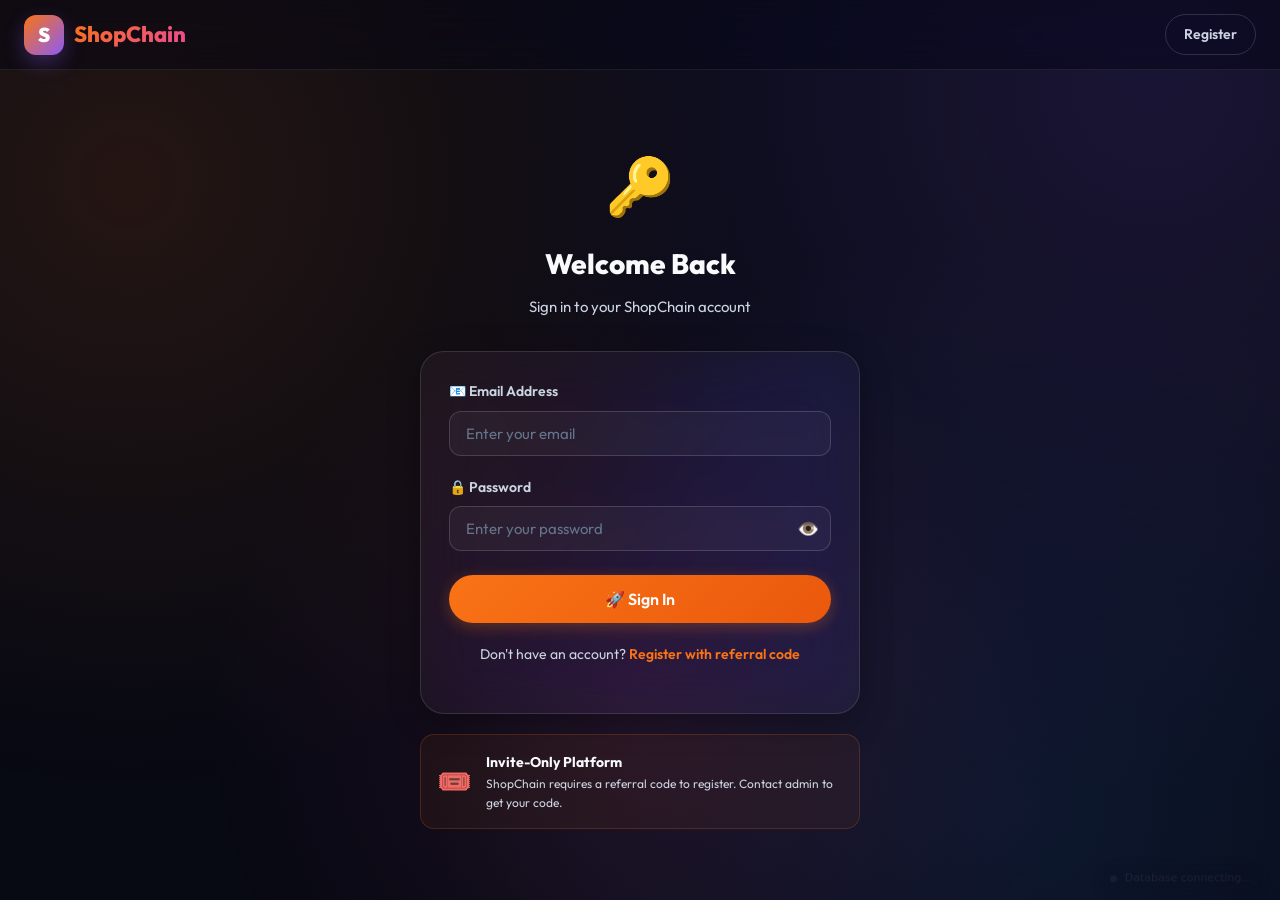
<file: admin/withdrawals.html>
<!DOCTYPE html>
<html lang="en">
<head>
  <meta charset="UTF-8">
  <meta name="viewport" content="width=device-width, initial-scale=1.0">
  <title>Withdrawal Management — ShopChain Admin</title>
  <link rel="stylesheet" href="/css/style.css">
  <style>
    .admin-nav { background: rgba(239,68,68,0.08); border-bottom: 1px solid rgba(239,68,68,0.2); padding: 8px 24px; display: flex; align-items: center; gap: 12px; font-size: 13px; color: var(--danger); position: sticky; top: 70px; z-index: 100; }
  </style>
</head>
<body>
<nav class="navbar">
  <a href="/admin/index.html" class="navbar-brand">
    <div class="logo-icon" style="background:linear-gradient(135deg,#ef4444,#dc2626);">A</div>
    <div class="logo-text" style="background:linear-gradient(135deg,#ef4444,#f97316);-webkit-background-clip:text;-webkit-text-fill-color:transparent;">ShopChain Admin</div>
  </a>
  <div class="navbar-right" id="nav-right"></div>
</nav>
<div class="admin-nav">🛠️ <strong>Admin Panel</strong> — Withdrawal Management</div>

<div class="page-layout">
  <aside class="sidebar">
    <div class="sidebar-menu">
      <a href="/admin/index.html" class="sidebar-item"><span class="icon">📊</span> Dashboard</a>
      <a href="/admin/registrations.html" class="sidebar-item"><span class="icon">📝</span> Registrations</a>
      <a href="/admin/deposits.html" class="sidebar-item"><span class="icon">💰</span> Deposits</a>
      <a href="/admin/withdrawals.html" class="sidebar-item active"><span class="icon">💸</span> Withdrawals</a>
      <a href="/admin/users.html" class="sidebar-item"><span class="icon">👥</span> Users</a>
      <a href="/admin/products.html" class="sidebar-item"><span class="icon">📦</span> Products</a>
      <a href="/admin/settings.html" class="sidebar-item"><span class="icon">⚙️</span> Settings</a>
      <div style="height:1px;background:var(--border);margin:8px 0;"></div>
      <a href="/index.html" class="sidebar-item"><span class="icon">🌐</span> Main Site</a>
      <a href="#" onclick="logout()" class="sidebar-item" style="color:var(--danger);margin-top:4px;"><span class="icon">🚪</span> Logout</a>
    </div>
  </aside>

  <main>
    <div class="page-header">
      <h1>💸 Withdrawal Management</h1>
      <p>Approve or reject user withdrawal requests</p>
    </div>

    <div class="stats-grid" style="grid-template-columns:repeat(4,1fr);margin-bottom:24px;">
      <div class="stat-card" style="border-left:4px solid var(--warning);">
        <div class="stat-label">Pending</div>
        <div class="stat-value" style="color:var(--warning);" id="cnt-pending">0</div>
      </div>
      <div class="stat-card" style="border-left:4px solid var(--success);">
        <div class="stat-label">Approved</div>
        <div class="stat-value green" id="cnt-approved">0</div>
      </div>
      <div class="stat-card" style="border-left:4px solid var(--danger);">
        <div class="stat-label">Rejected</div>
        <div class="stat-value" style="color:var(--danger);" id="cnt-rejected">0</div>
      </div>
      <div class="stat-card" style="border-left:4px solid var(--primary);">
        <div class="stat-label">Total Paid Out</div>
        <div class="stat-value orange" id="total-paid">$0</div>
      </div>
    </div>

    <div style="display:flex;gap:8px;margin-bottom:20px;">
      <button class="chip active" onclick="filterWtd('all', this)">All</button>
      <button class="chip" onclick="filterWtd('pending', this)">⏳ Pending</button>
      <button class="chip" onclick="filterWtd('approved', this)">✅ Approved</button>
      <button class="chip" onclick="filterWtd('rejected', this)">❌ Rejected</button>
    </div>

    <div class="table-wrap">
      <table>
        <thead>
          <tr>
            <th>User</th><th>Amount</th><th>Crypto</th><th>Wallet Address</th><th>Status</th><th>Date</th><th>Action</th>
          </tr>
        </thead>
        <tbody id="wtd-tbody"></tbody>
      </table>
    </div>
  </main>
</div>

<div class="modal-overlay" id="detail-modal">
  <div class="modal" style="max-width:520px;">
    <div class="modal-header">
      <div class="modal-title">Withdrawal Details</div>
      <button class="modal-close" onclick="closeModal()">✕</button>
    </div>
    <div id="modal-content"></div>
  </div>
</div>

<script src="/js/app.js"></script>
<script>
  let filterStatus = 'all';

  window.onload = function () {
    const user = requireAuth(true);
    if (!user) return;
    updateNavBar(user);
    renderWithdrawals();
  };

  function filterWtd(status, btn) {
    filterStatus = status;
    document.querySelectorAll('.chip').forEach(c => c.classList.remove('active'));
    btn.classList.add('active');
    renderWithdrawals();
  }

  function renderWithdrawals() {
    const db = getDB();
    let withdrawals = [...db.withdrawals].sort((a, b) => b.createdAt - a.createdAt);

    const pending = withdrawals.filter(w => w.status === 'pending');
    const approved = withdrawals.filter(w => w.status === 'approved');
    const rejected = withdrawals.filter(w => w.status === 'rejected');

    document.getElementById('cnt-pending').textContent = pending.length;
    document.getElementById('cnt-approved').textContent = approved.length;
    document.getElementById('cnt-rejected').textContent = rejected.length;
    document.getElementById('total-paid').textContent = formatMoney(approved.reduce((s, w) => s + w.amount, 0));

    if (filterStatus !== 'all') withdrawals = withdrawals.filter(w => w.status === filterStatus);

    const tbody = document.getElementById('wtd-tbody');
    if (withdrawals.length === 0) {
      tbody.innerHTML = '<tr><td colspan="7" style="text-align:center;color:var(--text-muted);padding:32px;">No withdrawals found</td></tr>';
      return;
    }

    tbody.innerHTML = withdrawals.map(w => {
      const user = db.users.find(u => u.id === w.userId);
      const badges = { pending: 'badge-warning', approved: 'badge-success', rejected: 'badge-danger' };
      const labels = { pending: '⏳ Pending', approved: '✅ Approved', rejected: '❌ Rejected' };
      return `<tr>
        <td>
          <div style="font-weight:600;">${user ? user.name : 'Unknown'}</div>
          <div style="font-size:12px;color:var(--text-muted);">${user ? user.email : ''}</div>
        </td>
        <td style="font-weight:800;color:var(--danger);font-size:16px;">-$${w.amount.toFixed(2)}</td>
        <td><span class="badge badge-info">${w.crypto}</span></td>
        <td style="max-width:160px;">
          <div style="font-family:monospace;font-size:11px;color:var(--text-secondary);overflow:hidden;text-overflow:ellipsis;white-space:nowrap;" title="${w.walletAddress}">${w.walletAddress}</div>
        </td>
        <td><span class="badge ${badges[w.status]}">${labels[w.status]}</span></td>
        <td style="font-size:12px;color:var(--text-secondary);">${formatDate(w.createdAt)}</td>
        <td>
          <div style="display:flex;gap:6px;flex-wrap:wrap;">
            <button class="btn btn-outline btn-sm" onclick="showDetail('${w.id}')">🔍</button>
            ${w.status === 'pending' ? `
              <button class="btn btn-success btn-sm" onclick="approveWtd('${w.id}')">✅</button>
              <button class="btn btn-danger btn-sm" onclick="rejectWtd('${w.id}')">❌</button>
            ` : ''}
          </div>
        </td>
      </tr>`;
    }).join('');
  }

  function showDetail(wId) {
    const db = getDB();
    const w = db.withdrawals.find(x => x.id === wId);
    const user = db.users.find(u => u.id === w.userId);
    document.getElementById('modal-content').innerHTML = `
      <div style="display:grid;gap:14px;">
        <div style="background:rgba(239,68,68,0.08);border:1px solid rgba(239,68,68,0.2);border-radius:12px;padding:16px;text-align:center;">
          <div style="font-size:13px;color:var(--text-secondary);">Withdrawal Amount</div>
          <div style="font-size:36px;font-weight:900;color:var(--danger);">-$${w.amount.toFixed(2)}</div>
          <div style="font-size:14px;color:var(--info);">${w.crypto}</div>
        </div>
        <div style="display:grid;gap:10px;">
          <div style="display:flex;justify-content:space-between;"><span style="color:var(--text-secondary);">User:</span><strong>${user ? user.name : '—'}</strong></div>
          <div style="display:flex;justify-content:space-between;"><span style="color:var(--text-secondary);">Email:</span><span>${user ? user.email : '—'}</span></div>
          <div style="display:flex;justify-content:space-between;"><span style="color:var(--text-secondary);">Current Balance:</span><strong style="color:var(--success);">${user ? formatMoney(user.balance) : '—'}</strong></div>
        </div>
        <div>
          <div style="color:var(--text-secondary);margin-bottom:6px;font-size:13px;">Wallet Address:</div>
          <div style="font-family:monospace;font-size:12px;background:rgba(255,255,255,0.04);padding:12px;border-radius:8px;word-break:break-all;display:flex;align-items:center;justify-content:space-between;gap:10px;">
            <span>${w.walletAddress}</span>
            <button onclick="navigator.clipboard.writeText('${w.walletAddress}').then(()=>showToast('Copied!','success'))" style="background:rgba(249,115,22,0.15);border:1px solid rgba(249,115,22,0.3);border-radius:6px;padding:4px 10px;color:var(--primary);font-size:11px;cursor:pointer;font-family:'Outfit',sans-serif;white-space:nowrap;">📋 Copy</button>
          </div>
        </div>
        <div style="display:flex;justify-content:space-between;"><span style="color:var(--text-secondary);">Date:</span><span>${formatDate(w.createdAt)}</span></div>
        ${w.status === 'pending' ? `
          <div style="display:grid;grid-template-columns:1fr 1fr;gap:10px;">
            <button class="btn btn-success" onclick="approveWtd('${w.id}');closeModal()">✅ Approve</button>
            <button class="btn btn-danger" onclick="rejectWtd('${w.id}');closeModal()">❌ Reject</button>
          </div>` :
          `<div class="info-box ${w.status === 'approved' ? 'success' : 'warning'}">
            ${w.status === 'approved' ? '✅ This withdrawal has been approved and processed.' : '❌ This withdrawal was rejected. Balance was refunded to the user.'}
          </div>`}
      </div>`;
    document.getElementById('detail-modal').classList.add('active');
  }

  function closeModal() { document.getElementById('detail-modal').classList.remove('active'); }

  function approveWtd(id) {
    if (approveWithdraw(id)) { showToast('✅ Withdrawal approved!', 'success'); renderWithdrawals(); }
  }
  function rejectWtd(id) {
    if (confirm('Reject this withdrawal? Balance will be refunded to the user.')) {
      if (rejectWithdraw(id)) { showToast('❌ Withdrawal rejected. Balance refunded.', 'error'); renderWithdrawals(); }
    }
  }

  document.getElementById('detail-modal').addEventListener('click', function(e) { if (e.target === this) closeModal(); });
</script>
</body>
</html>
</file>
<file: css/style.css>
@import url('https://fonts.googleapis.com/css2?family=Outfit:wght@300;400;500;600;700;800;900&display=swap');

:root {
  --primary: #f97316;
  --primary-dark: #ea580c;
  --primary-light: #fed7aa;
  --secondary: #1e3a5f;
  --accent: #fbbf24;
  --bg-dark: #070913;
  --bg-card: rgba(255,255,255,0.06);
  --bg-card-hover: rgba(255,255,255,0.1);
  --glass: rgba(255,255,255,0.07);
  --glass-border: rgba(255,255,255,0.15);
  --text-primary: #f8fafc;
  --text-secondary: #cbd5e1;
  --text-muted: #64748b;
  --success: #4ade80;
  --danger: #f87171;
  --warning: #fbbf24;
  --info: #60a5fa;
  --border: rgba(255,255,255,0.1);
  --shadow: 0 8px 32px 0 rgba(0,0,0,0.3);
  --radius: 20px;
  --radius-sm: 12px;
  --radius-lg: 28px;
}

* { margin: 0; padding: 0; box-sizing: border-box; }

html { scroll-behavior: smooth; }

body {
  font-family: 'Outfit', sans-serif;
  background: var(--bg-dark);
  color: var(--text-primary);
  min-height: 100vh;
  overflow-x: hidden;
  line-height: 1.6;
}

body::before {
  content: '';
  position: fixed;
  top: 0; left: 0;
  width: 100%; height: 100%;
  background: 
    radial-gradient(circle at 10% 20%, rgba(249,115,22,0.12) 0%, transparent 45%),
    radial-gradient(circle at 90% 10%, rgba(139,92,246,0.15) 0%, transparent 50%),
    radial-gradient(circle at 50% 80%, rgba(236,72,153,0.1) 0%, transparent 45%),
    radial-gradient(circle at 80% 90%, rgba(59,130,246,0.12) 0%, transparent 45%);
  pointer-events: none;
  z-index: 0;
}

/* ============ NAVBAR ============ */
.navbar {
  position: sticky;
  top: 0;
  z-index: 1000;
  background: rgba(7, 9, 19, 0.6);
  backdrop-filter: blur(28px) saturate(200%);
  -webkit-backdrop-filter: blur(28px) saturate(200%);
  border-bottom: 1px solid rgba(255, 255, 255, 0.08);
  padding: 0 24px;
  height: 70px;
  display: flex;
  align-items: center;
  justify-content: space-between;
}

.navbar-brand {
  display: flex;
  align-items: center;
  gap: 10px;
  text-decoration: none;
}

.navbar-brand .logo-icon {
  width: 40px; height: 40px;
  background: linear-gradient(135deg, var(--primary), #8b5cf6);
  border-radius: 12px;
  display: flex;
  align-items: center;
  justify-content: center;
  font-size: 20px;
  font-weight: 900;
  color: white;
  box-shadow: 0 8px 20px rgba(139,92,246,0.3);
}

.navbar-brand .logo-text {
  font-size: 22px;
  font-weight: 800;
  background: linear-gradient(135deg, var(--primary), #ec4899);
  -webkit-background-clip: text;
  -webkit-text-fill-color: transparent;
  background-clip: text;
}

.navbar-center {
  flex: 1;
  max-width: 500px;
  margin: 0 32px;
}

.search-box {
  position: relative;
}

.search-box input {
  width: 100%;
  padding: 10px 20px 10px 44px;
  background: var(--glass);
  border: 1px solid var(--glass-border);
  border-radius: 50px;
  color: var(--text-primary);
  font-family: 'Outfit', sans-serif;
  font-size: 14px;
  outline: none;
  transition: all 0.3s;
}

.search-box input:focus {
  border-color: var(--primary);
  background: rgba(249,115,22,0.08);
}

.search-box .search-icon {
  position: absolute;
  left: 14px;
  top: 50%;
  transform: translateY(-50%);
  color: var(--text-secondary);
  font-size: 16px;
}

.navbar-right {
  display: flex;
  align-items: center;
  gap: 12px;
}

.nav-btn {
  padding: 8px 18px;
  border-radius: 50px;
  font-family: 'Outfit', sans-serif;
  font-size: 14px;
  font-weight: 600;
  cursor: pointer;
  transition: all 0.3s;
  text-decoration: none;
  border: none;
}

.nav-btn-ghost {
  background: transparent;
  color: var(--text-secondary);
  border: 1px solid var(--glass-border);
}

.nav-btn-ghost:hover {
  color: var(--text-primary);
  border-color: var(--primary);
  background: rgba(249,115,22,0.1);
}

.nav-btn-primary {
  background: linear-gradient(135deg, var(--primary), var(--primary-dark));
  color: white;
  box-shadow: 0 4px 15px rgba(249,115,22,0.3);
}

.nav-btn-primary:hover {
  transform: translateY(-2px);
  box-shadow: 0 8px 25px rgba(249,115,22,0.4);
}

.balance-badge {
  display: flex;
  align-items: center;
  gap: 6px;
  padding: 8px 16px;
  background: rgba(34,197,94,0.1);
  border: 1px solid rgba(34,197,94,0.3);
  border-radius: 50px;
  font-size: 14px;
  font-weight: 700;
  color: var(--success);
}

/* ============ HERO BANNER ============ */
.hero-banner {
  position: relative;
  overflow: hidden;
  border-radius: 0;
  margin-bottom: 32px;
  height: 380px;
  display: flex;
  align-items: center;
}

.hero-bg {
  position: absolute;
  inset: 0;
  background: linear-gradient(135deg, #0a0f1e 0%, #1e3a5f 40%, #0a1628 100%);
}

.hero-bg::before {
  content: '';
  position: absolute;
  top: -50%;
  right: -10%;
  width: 600px;
  height: 600px;
  background: radial-gradient(circle, rgba(249,115,22,0.2) 0%, transparent 70%);
  animation: pulse 4s ease-in-out infinite;
}

.hero-bg::after {
  content: '';
  position: absolute;
  bottom: -30%;
  left: 20%;
  width: 400px;
  height: 400px;
  background: radial-gradient(circle, rgba(251,191,36,0.1) 0%, transparent 70%);
  animation: pulse 6s ease-in-out infinite reverse;
}

@keyframes pulse {
  0%, 100% { transform: scale(1); opacity: 0.7; }
  50% { transform: scale(1.1); opacity: 1; }
}

.hero-content {
  position: relative;
  z-index: 1;
  padding: 0 60px;
}

.hero-content h1 {
  font-size: 48px;
  font-weight: 900;
  line-height: 1.1;
  margin-bottom: 16px;
}

.hero-content h1 span {
  background: linear-gradient(135deg, var(--primary), var(--accent));
  -webkit-background-clip: text;
  -webkit-text-fill-color: transparent;
  background-clip: text;
}

.hero-content p {
  font-size: 18px;
  color: var(--text-secondary);
  margin-bottom: 28px;
  max-width: 500px;
}

.hero-stats {
  display: flex;
  gap: 32px;
  margin-top: 32px;
}

.hero-stat {
  text-align: center;
}

.hero-stat-value {
  font-size: 28px;
  font-weight: 800;
  color: var(--primary);
}

.hero-stat-label {
  font-size: 13px;
  color: var(--text-secondary);
}

/* ============ CONTAINER ============ */
.container {
  max-width: 1280px;
  margin: 0 auto;
  padding: 0 24px;
  position: relative;
  z-index: 1;
}

/* ============ SECTION TITLE ============ */
.section-title {
  font-size: 24px;
  font-weight: 800;
  margin-bottom: 20px;
  display: flex;
  align-items: center;
  gap: 10px;
}

.section-title::before {
  content: '';
  width: 4px;
  height: 28px;
  background: linear-gradient(to bottom, var(--primary), var(--accent));
  border-radius: 4px;
}

/* ============ CATEGORY CHIPS ============ */
.category-chips {
  display: flex;
  gap: 10px;
  margin-bottom: 28px;
  flex-wrap: wrap;
}

.chip {
  padding: 8px 20px;
  border-radius: 50px;
  background: var(--glass);
  border: 1px solid var(--glass-border);
  color: var(--text-secondary);
  font-size: 14px;
  font-weight: 500;
  cursor: pointer;
  transition: all 0.3s;
  font-family: 'Outfit', sans-serif;
}

.chip:hover, .chip.active {
  background: var(--primary);
  border-color: var(--primary);
  color: white;
  transform: translateY(-2px);
  box-shadow: 0 4px 15px rgba(249,115,22,0.3);
}

/* ============ PRODUCT GRID ============ */
.product-grid {
  display: grid;
  grid-template-columns: repeat(auto-fill, minmax(220px, 1fr));
  gap: 20px;
  margin-bottom: 40px;
}

.product-card {
  background: rgba(255, 255, 255, 0.03);
  backdrop-filter: blur(20px) saturate(180%);
  -webkit-backdrop-filter: blur(20px) saturate(180%);
  border: 1px solid rgba(255, 255, 255, 0.08);
  border-radius: var(--radius);
  overflow: hidden;
  cursor: pointer;
  transition: all 0.4s cubic-bezier(0.16, 1, 0.3, 1);
  position: relative;
  box-shadow: 0 4px 30px rgba(0, 0, 0, 0.15);
}

.product-card:hover {
  transform: translateY(-8px) scale(1.02);
  border-color: rgba(255, 255, 255, 0.25);
  background: rgba(255, 255, 255, 0.07);
  box-shadow: 0 20px 40px rgba(0,0,0,0.35);
}

.product-img {
  width: 100%;
  height: 180px;
  object-fit: cover;
  background: linear-gradient(135deg, #1e293b, #0f172a);
  display: flex;
  align-items: center;
  justify-content: center;
  font-size: 60px;
  transition: transform 0.3s;
}

.product-card:hover .product-img {
  transform: scale(1.05);
}

.product-img-wrap {
  overflow: hidden;
  height: 180px;
  background: linear-gradient(135deg, #1e293b, #0f172a);
  display: flex;
  align-items: center;
  justify-content: center;
  font-size: 60px;
}

.product-info {
  padding: 16px;
}

.product-category {
  font-size: 11px;
  color: var(--primary);
  font-weight: 600;
  text-transform: uppercase;
  letter-spacing: 1px;
  margin-bottom: 6px;
}

.product-name {
  font-size: 15px;
  font-weight: 600;
  color: var(--text-primary);
  margin-bottom: 4px;
  line-height: 1.4;
}

.product-return {
  font-size: 12px;
  color: var(--success);
  font-weight: 500;
  margin-bottom: 12px;
}

.product-price-row {
  display: flex;
  align-items: center;
  justify-content: space-between;
  margin-bottom: 12px;
}

.product-price {
  font-size: 20px;
  font-weight: 800;
  color: var(--primary);
}

.product-sell-price {
  font-size: 13px;
  color: var(--success);
  font-weight: 600;
}

.btn {
  display: inline-flex;
  align-items: center;
  justify-content: center;
  gap: 8px;
  padding: 10px 20px;
  border-radius: 50px;
  font-family: 'Outfit', sans-serif;
  font-size: 14px;
  font-weight: 600;
  cursor: pointer;
  transition: all 0.3s;
  text-decoration: none;
  border: none;
  width: 100%;
}

.btn-primary {
  background: linear-gradient(135deg, var(--primary), var(--primary-dark));
  color: white;
  box-shadow: 0 4px 15px rgba(249,115,22,0.3);
}

.btn-primary:hover {
  transform: translateY(-2px);
  box-shadow: 0 8px 25px rgba(249,115,22,0.5);
}

.btn-success {
  background: linear-gradient(135deg, var(--success), #16a34a);
  color: white;
  box-shadow: 0 4px 15px rgba(34,197,94,0.3);
}

.btn-success:hover {
  transform: translateY(-2px);
  box-shadow: 0 8px 25px rgba(34,197,94,0.5);
}

.btn-danger {
  background: linear-gradient(135deg, var(--danger), #dc2626);
  color: white;
}

.btn-outline {
  background: transparent;
  border: 1px solid var(--glass-border);
  color: var(--text-secondary);
}

.btn-outline:hover {
  border-color: var(--primary);
  color: var(--primary);
  background: rgba(249,115,22,0.1);
}

.btn-sm {
  padding: 7px 14px;
  font-size: 13px;
}

/* ============ GLASS CARD ============ */
.glass-card {
  background: rgba(255, 255, 255, 0.04);
  backdrop-filter: blur(28px) saturate(190%);
  -webkit-backdrop-filter: blur(28px) saturate(190%);
  border: 1px solid rgba(255, 255, 255, 0.12);
  border-radius: var(--radius);
  padding: 28px;
  box-shadow: var(--shadow);
}

/* ============ STATS CARDS ============ */
.stats-grid {
  display: grid;
  grid-template-columns: repeat(auto-fit, minmax(200px, 1fr));
  gap: 16px;
  margin-bottom: 32px;
}

.stat-card {
  background: rgba(255, 255, 255, 0.03);
  backdrop-filter: blur(20px) saturate(180%);
  -webkit-backdrop-filter: blur(20px) saturate(180%);
  border: 1px solid rgba(255, 255, 255, 0.08);
  border-radius: var(--radius);
  padding: 24px;
  transition: all 0.3s cubic-bezier(0.4, 0, 0.2, 1);
  position: relative;
  overflow: hidden;
  box-shadow: 0 4px 30px rgba(0, 0, 0, 0.1);
}

.stat-card::before {
  content: '';
  position: absolute;
  top: 0; left: 0;
  width: 4px;
  height: 100%;
  background: linear-gradient(to bottom, var(--primary), var(--accent));
}

.stat-card:hover {
  transform: translateY(-5px);
  border-color: rgba(255, 255, 255, 0.2);
  background: rgba(255, 255, 255, 0.06);
  box-shadow: 0 12px 40px rgba(0, 0, 0, 0.25);
}

.stat-label {
  font-size: 13px;
  color: var(--text-secondary);
  font-weight: 500;
  margin-bottom: 8px;
}

.stat-value {
  font-size: 28px;
  font-weight: 800;
  color: var(--text-primary);
}

.stat-value.green { color: var(--success); }
.stat-value.orange { color: var(--primary); }
.stat-value.blue { color: var(--info); }

.stat-icon {
  position: absolute;
  top: 20px;
  right: 20px;
  font-size: 32px;
  opacity: 0.2;
}

/* ============ FORM STYLES ============ */
.form-group {
  margin-bottom: 20px;
}

.form-label {
  display: block;
  font-size: 14px;
  font-weight: 600;
  color: var(--text-secondary);
  margin-bottom: 8px;
}

.form-control {
  width: 100%;
  padding: 12px 16px;
  background: rgba(255,255,255,0.04);
  border: 1px solid var(--glass-border);
  border-radius: var(--radius-sm);
  color: var(--text-primary);
  font-family: 'Outfit', sans-serif;
  font-size: 15px;
  outline: none;
  transition: all 0.3s;
}

.form-control:focus {
  border-color: var(--primary);
  background: rgba(249,115,22,0.06);
  box-shadow: 0 0 0 3px rgba(249,115,22,0.1);
}

.form-control::placeholder { color: var(--text-muted); }

select.form-control {
  cursor: pointer;
  appearance: none;
  background-image: url("data:image/svg+xml,%3Csvg xmlns='http://www.w3.org/2000/svg' viewBox='0 0 24 24' fill='%2394a3b8'%3E%3Cpath d='M7 10l5 5 5-5z'/%3E%3C/svg%3E");
  background-repeat: no-repeat;
  background-position: right 12px center;
  padding-right: 40px;
}

/* ============ BADGE ============ */
.badge {
  display: inline-flex;
  align-items: center;
  padding: 4px 10px;
  border-radius: 50px;
  font-size: 12px;
  font-weight: 600;
}

.badge-success { background: rgba(34,197,94,0.15); color: var(--success); }
.badge-danger { background: rgba(239,68,68,0.15); color: var(--danger); }
.badge-warning { background: rgba(245,158,11,0.15); color: var(--warning); }
.badge-info { background: rgba(59,130,246,0.15); color: var(--info); }
.badge-orange { background: rgba(249,115,22,0.15); color: var(--primary); }

/* ============ TABLE ============ */
.table-wrap {
  overflow-x: auto;
  border-radius: var(--radius);
  border: 1px solid var(--border);
}

table {
  width: 100%;
  border-collapse: collapse;
}

th {
  padding: 14px 16px;
  text-align: left;
  font-size: 12px;
  font-weight: 700;
  color: var(--text-secondary);
  text-transform: uppercase;
  letter-spacing: 1px;
  background: rgba(255,255,255,0.03);
  border-bottom: 1px solid var(--border);
}

td {
  padding: 16px;
  font-size: 14px;
  border-bottom: 1px solid rgba(255,255,255,0.04);
  color: var(--text-primary);
}

tr:last-child td { border-bottom: none; }
tr:hover td { background: rgba(255,255,255,0.02); }

/* ============ COUNTDOWN ============ */
.countdown {
  display: inline-flex;
  gap: 6px;
  align-items: center;
}

.countdown-block {
  background: rgba(249,115,22,0.12);
  border: 1px solid rgba(249,115,22,0.3);
  border-radius: 6px;
  padding: 4px 8px;
  text-align: center;
  min-width: 36px;
}

.countdown-num {
  font-size: 16px;
  font-weight: 800;
  color: var(--primary);
  line-height: 1;
}

.countdown-label {
  font-size: 9px;
  color: var(--text-muted);
  text-transform: uppercase;
}

/* ============ TOAST ============ */
.toast-container {
  position: fixed;
  top: 80px;
  right: 20px;
  z-index: 9999;
  display: flex;
  flex-direction: column;
  gap: 10px;
}

.toast {
  padding: 14px 20px;
  border-radius: var(--radius-sm);
  backdrop-filter: blur(20px);
  border: 1px solid;
  min-width: 280px;
  max-width: 360px;
  display: flex;
  align-items: center;
  gap: 10px;
  font-size: 14px;
  font-weight: 500;
  animation: slideIn 0.3s ease;
}

@keyframes slideIn {
  from { transform: translateX(100%); opacity: 0; }
  to { transform: translateX(0); opacity: 1; }
}

.toast-success {
  background: rgba(34,197,94,0.15);
  border-color: rgba(34,197,94,0.4);
  color: var(--success);
}

.toast-error {
  background: rgba(239,68,68,0.15);
  border-color: rgba(239,68,68,0.4);
  color: var(--danger);
}

.toast-info {
  background: rgba(59,130,246,0.15);
  border-color: rgba(59,130,246,0.4);
  color: var(--info);
}

/* ============ MODAL ============ */
.modal-overlay {
  position: fixed;
  inset: 0;
  background: rgba(0,0,0,0.7);
  backdrop-filter: blur(8px);
  z-index: 5000;
  display: flex;
  align-items: center;
  justify-content: center;
  padding: 20px;
  opacity: 0;
  pointer-events: none;
  transition: opacity 0.3s;
}

.modal-overlay.active {
  opacity: 1;
  pointer-events: all;
}

.modal {
  background: #0f1929;
  border: 1px solid var(--glass-border);
  border-radius: var(--radius-lg);
  padding: 32px;
  width: 100%;
  max-width: 480px;
  transform: scale(0.9);
  transition: transform 0.3s;
}

.modal-overlay.active .modal {
  transform: scale(1);
}

.modal-header {
  display: flex;
  align-items: center;
  justify-content: space-between;
  margin-bottom: 24px;
}

.modal-title {
  font-size: 20px;
  font-weight: 700;
}

.modal-close {
  width: 32px; height: 32px;
  border-radius: 8px;
  background: var(--glass);
  border: 1px solid var(--border);
  color: var(--text-secondary);
  cursor: pointer;
  display: flex;
  align-items: center;
  justify-content: center;
  font-size: 18px;
  transition: all 0.2s;
}

.modal-close:hover {
  background: rgba(239,68,68,0.15);
  color: var(--danger);
  border-color: rgba(239,68,68,0.3);
}

/* ============ PAGE LAYOUT ============ */
.page-layout {
  display: grid;
  grid-template-columns: 260px 1fr;
  gap: 24px;
  min-height: calc(100vh - 70px);
  padding: 24px;
  max-width: 1280px;
  margin: 0 auto;
  position: relative;
  z-index: 1;
}

.sidebar {
  position: sticky;
  top: 90px;
  height: fit-content;
}

.sidebar-menu {
  background: var(--glass);
  border: 1px solid var(--glass-border);
  border-radius: var(--radius);
  overflow: hidden;
}

.sidebar-item {
  display: flex;
  align-items: center;
  gap: 12px;
  padding: 14px 20px;
  color: var(--text-secondary);
  text-decoration: none;
  font-size: 14px;
  font-weight: 500;
  transition: all 0.2s;
  border-left: 3px solid transparent;
}

.sidebar-item:hover {
  background: rgba(249,115,22,0.08);
  color: var(--primary);
  border-left-color: var(--primary);
}

.sidebar-item.active {
  background: rgba(249,115,22,0.12);
  color: var(--primary);
  border-left-color: var(--primary);
  font-weight: 600;
}

.sidebar-item .icon { font-size: 18px; }

/* ============ WALLET ADDRESS ============ */
.wallet-box {
  background: rgba(255,255,255,0.04);
  border: 1px solid var(--border);
  border-radius: var(--radius-sm);
  padding: 16px;
  display: flex;
  align-items: center;
  justify-content: space-between;
  gap: 12px;
  margin-bottom: 16px;
}

.wallet-addr {
  font-family: 'Courier New', monospace;
  font-size: 13px;
  color: var(--text-secondary);
  word-break: break-all;
  flex: 1;
}

.copy-btn {
  padding: 6px 12px;
  background: rgba(249,115,22,0.15);
  border: 1px solid rgba(249,115,22,0.3);
  border-radius: 6px;
  color: var(--primary);
  font-size: 12px;
  font-weight: 600;
  cursor: pointer;
  transition: all 0.2s;
  white-space: nowrap;
  font-family: 'Outfit', sans-serif;
}

.copy-btn:hover {
  background: rgba(249,115,22,0.25);
}

/* ============ CRYPTO ICON ============ */
.crypto-tab {
  display: flex;
  gap: 8px;
  margin-bottom: 20px;
}

.crypto-option {
  flex: 1;
  padding: 12px;
  background: var(--glass);
  border: 2px solid var(--border);
  border-radius: var(--radius-sm);
  text-align: center;
  cursor: pointer;
  transition: all 0.3s;
}

.crypto-option.selected {
  border-color: var(--primary);
  background: rgba(249,115,22,0.1);
}

.crypto-option .crypto-symbol {
  font-size: 20px;
  margin-bottom: 4px;
}

.crypto-option .crypto-name {
  font-size: 12px;
  font-weight: 600;
  color: var(--text-secondary);
}

.crypto-option.selected .crypto-name { color: var(--primary); }

/* ============ TIMER BADGE ============ */
.timer-badge {
  display: inline-flex;
  align-items: center;
  gap: 6px;
  padding: 6px 12px;
  border-radius: 50px;
  font-size: 13px;
  font-weight: 700;
}

.timer-badge.running {
  background: rgba(249,115,22,0.12);
  border: 1px solid rgba(249,115,22,0.3);
  color: var(--primary);
}

.timer-badge.ready {
  background: rgba(34,197,94,0.12);
  border: 1px solid rgba(34,197,94,0.3);
  color: var(--success);
}

/* ============ DIVIDER ============ */
.divider {
  height: 1px;
  background: var(--border);
  margin: 24px 0;
}

/* ============ EMPTY STATE ============ */
.empty-state {
  text-align: center;
  padding: 60px 20px;
  color: var(--text-secondary);
}

.empty-state .empty-icon { font-size: 60px; margin-bottom: 16px; }
.empty-state h3 { font-size: 20px; font-weight: 600; margin-bottom: 8px; color: var(--text-primary); }
.empty-state p { font-size: 14px; }

/* ============ FOOTER ============ */
footer {
  background: rgba(0,0,0,0.3);
  border-top: 1px solid var(--border);
  padding: 40px 24px 24px;
  margin-top: 60px;
  position: relative;
  z-index: 1;
}

.footer-grid {
  max-width: 1280px;
  margin: 0 auto;
  display: grid;
  grid-template-columns: 2fr 1fr 1fr 1fr;
  gap: 40px;
  margin-bottom: 32px;
}

.footer-brand p {
  font-size: 14px;
  color: var(--text-secondary);
  line-height: 1.7;
  margin-top: 12px;
}

.footer-col h4 {
  font-size: 14px;
  font-weight: 700;
  color: var(--text-primary);
  margin-bottom: 16px;
  text-transform: uppercase;
  letter-spacing: 1px;
}

.footer-col a {
  display: block;
  font-size: 14px;
  color: var(--text-secondary);
  text-decoration: none;
  margin-bottom: 8px;
  transition: color 0.2s;
}

.footer-col a:hover { color: var(--primary); }

.footer-bottom {
  max-width: 1280px;
  margin: 0 auto;
  padding-top: 24px;
  border-top: 1px solid var(--border);
  display: flex;
  align-items: center;
  justify-content: space-between;
  font-size: 13px;
  color: var(--text-muted);
}

/* ============ ANIMATIONS ============ */
@keyframes fadeUp {
  from { opacity: 0; transform: translateY(20px); }
  to { opacity: 1; transform: translateY(0); }
}

.fade-up { animation: fadeUp 0.5s ease forwards; }

@keyframes spin {
  to { transform: rotate(360deg); }
}

.loading-spinner {
  width: 20px; height: 20px;
  border: 2px solid rgba(255,255,255,0.2);
  border-top-color: white;
  border-radius: 50%;
  animation: spin 0.7s linear infinite;
  display: inline-block;
}

/* ============ RESPONSIVE ============ */
@media (max-width: 900px) {
  .hero-content { padding: 0 24px; }
  .hero-content h1 { font-size: 32px; }
  .footer-grid { grid-template-columns: 1fr 1fr; }
  .page-layout { grid-template-columns: 1fr; }
  .navbar-center { display: none; }
}

@media (max-width: 600px) {
  .product-grid { grid-template-columns: repeat(2, 1fr); }
  .hero-banner { height: 280px; }
  .footer-grid { grid-template-columns: 1fr; }
  .stats-grid { grid-template-columns: 1fr 1fr; }
}

/* ============ SCROLLBAR ============ */
::-webkit-scrollbar { width: 6px; height: 6px; }
::-webkit-scrollbar-track { background: transparent; }
::-webkit-scrollbar-thumb { background: rgba(255,255,255,0.1); border-radius: 10px; }
::-webkit-scrollbar-thumb:hover { background: rgba(249,115,22,0.5); }

/* ============ PAGE HEADER ============ */
.page-header {
  padding: 32px 0 24px;
  border-bottom: 1px solid var(--border);
  margin-bottom: 32px;
}

.page-header h1 {
  font-size: 28px;
  font-weight: 800;
  margin-bottom: 6px;
}

.page-header p {
  font-size: 15px;
  color: var(--text-secondary);
}

/* ============ STEP INDICATOR ============ */
.steps {
  display: flex;
  align-items: center;
  gap: 0;
  margin-bottom: 32px;
}

.step {
  display: flex;
  align-items: center;
  gap: 10px;
  flex: 1;
}

.step-num {
  width: 32px; height: 32px;
  border-radius: 50%;
  display: flex;
  align-items: center;
  justify-content: center;
  font-size: 13px;
  font-weight: 700;
  background: var(--glass);
  border: 2px solid var(--border);
  color: var(--text-secondary);
  flex-shrink: 0;
}

.step.active .step-num {
  background: var(--primary);
  border-color: var(--primary);
  color: white;
}

.step.done .step-num {
  background: var(--success);
  border-color: var(--success);
  color: white;
}

.step-label {
  font-size: 13px;
  color: var(--text-muted);
  font-weight: 500;
}

.step.active .step-label { color: var(--primary); font-weight: 600; }
.step.done .step-label { color: var(--success); }

.step-line {
  flex: 1;
  height: 2px;
  background: var(--border);
  margin: 0 8px;
}

.step-line.done { background: var(--success); }

/* ============ QR BOX ============ */
.qr-box {
  width: 160px;
  height: 160px;
  background: white;
  border-radius: var(--radius-sm);
  display: flex;
  align-items: center;
  justify-content: center;
  margin: 0 auto 20px;
  padding: 12px;
  font-size: 11px;
  color: #000;
  text-align: center;
}

.qr-box img {
  width: 100%;
  height: 100%;
  object-fit: contain;
}

/* ============ INFO BOX ============ */
.info-box {
  padding: 16px 20px;
  border-radius: var(--radius-sm);
  font-size: 14px;
  line-height: 1.6;
}

.info-box.warning {
  background: rgba(245,158,11,0.08);
  border: 1px solid rgba(245,158,11,0.25);
  color: var(--warning);
}

.info-box.info {
  background: rgba(59,130,246,0.08);
  border: 1px solid rgba(59,130,246,0.25);
  color: var(--info);
}

.info-box.success {
  background: rgba(34,197,94,0.08);
  border: 1px solid rgba(34,197,94,0.25);
  color: var(--success);
}

/* ============ LIGHT THEME OVERRIDES ============ */
body.light-theme {
  --bg-dark: #f1f5f9;
  --bg-card: rgba(0, 0, 0, 0.02);
  --bg-card-hover: rgba(0, 0, 0, 0.04);
  --glass: rgba(255, 255, 255, 0.65);
  --glass-border: rgba(0, 0, 0, 0.08);
  --text-primary: #0f172a;
  --text-secondary: #475569;
  --text-muted: #94a3b8;
  --border: rgba(0, 0, 0, 0.06);
  --shadow: 0 8px 32px 0 rgba(15, 23, 42, 0.06);
}

body.light-theme::before {
  background: 
    radial-gradient(circle at 10% 20%, rgba(249,115,22,0.06) 0%, transparent 45%),
    radial-gradient(circle at 90% 10%, rgba(139,92,246,0.07) 0%, transparent 50%),
    radial-gradient(circle at 50% 80%, rgba(236,72,153,0.05) 0%, transparent 45%),
    radial-gradient(circle at 80% 90%, rgba(59,130,246,0.06) 0%, transparent 45%);
}

body.light-theme .navbar {
  background: rgba(241, 245, 249, 0.7);
  border-bottom-color: rgba(0, 0, 0, 0.06);
}

body.light-theme .sidebar-menu {
  background: rgba(255, 255, 255, 0.6);
  border-color: rgba(0, 0, 0, 0.06);
}

body.light-theme td {
  border-bottom-color: rgba(0, 0, 0, 0.03);
}

body.light-theme tr:hover td {
  background: rgba(0, 0, 0, 0.01);
}

body.light-theme .form-control {
  background: rgba(0, 0, 0, 0.02);
  border-color: rgba(0, 0, 0, 0.08);
}

body.light-theme .form-control:focus {
  background: rgba(249,115,22,0.02);
}

/* ============ MOBILE RESPONSIVE OPTIMIZATION ============ */
@media (max-width: 768px) {
  /* Layout Adjustments */
  .page-layout {
    grid-template-columns: 1fr;
    padding: 16px 12px 100px 12px;
    gap: 20px;
  }

  .page-header h1 {
    font-size: 24px;
  }

  .page-header p {
    font-size: 13px;
  }

  /* Fixed Bottom Bar Navigation (iOS style) */
  .sidebar {
    position: fixed;
    bottom: 0;
    left: 0;
    right: 0;
    top: auto;
    z-index: 2000;
    height: 76px;
    background: rgba(7, 9, 19, 0.75);
    backdrop-filter: blur(30px) saturate(190%);
    -webkit-backdrop-filter: blur(30px) saturate(190%);
    border-top: 1px solid var(--border);
    width: 100%;
    margin: 0;
    padding: 0;
    padding-bottom: env(safe-area-inset-bottom, 14px);
    box-shadow: 0 -8px 30px rgba(0,0,0,0.4);
  }

  .sidebar-menu {
    display: flex;
    justify-content: space-around;
    background: transparent;
    border: none;
    border-radius: 0;
    height: 100%;
    align-items: center;
  }

  .sidebar-item {
    flex-direction: column;
    gap: 4px;
    padding: 6px 2px;
    font-size: 10px;
    text-align: center;
    border-left: none;
    border-top: 3px solid transparent;
    flex: 1;
    height: 100%;
    justify-content: center;
    color: var(--text-secondary);
  }

  .sidebar-item:hover {
    background: transparent;
    color: var(--primary);
  }

  .sidebar-item.active {
    background: transparent;
    color: var(--primary);
    border-top-color: var(--primary);
    border-left-color: transparent;
    font-weight: 700;
  }

  .sidebar-item .icon {
    font-size: 22px;
    margin: 0;
  }

  /* Hide sidebar decorative boxes */
  .sidebar .glass-card {
    display: none;
  }

  /* Mobile-first Product Grid (2 Columns) */
  .product-grid {
    grid-template-columns: 1fr 1fr;
    gap: 12px;
  }

  .product-card {
    border-radius: 18px;
    background: rgba(255, 255, 255, 0.04);
  }

  .product-img-wrap, .product-img {
    height: 130px;
    font-size: 44px;
  }

  .product-info {
    padding: 12px;
  }

  .product-category {
    font-size: 9px;
  }

  .product-name {
    font-size: 13px;
    font-weight: 600;
    height: 36px;
    overflow: hidden;
    text-overflow: ellipsis;
    display: -webkit-box;
    -webkit-line-clamp: 2;
    -webkit-box-orient: vertical;
    white-space: normal;
  }

  .product-price {
    font-size: 17px;
  }

  .product-return {
    font-size: 10px;
  }

  .product-card .btn {
    padding: 8px 12px;
    font-size: 12px;
  }

  /* Mobile Stats Grid (2 Columns) */
  .stats-grid {
    grid-template-columns: 1fr 1fr !important;
    gap: 12px;
  }

  .stat-card {
    padding: 16px;
    border-radius: 16px;
  }

  .stat-value {
    font-size: 22px;
  }

  .stat-label {
    font-size: 11px;
  }

  .stat-icon {
    font-size: 24px;
    top: 12px;
    right: 12px;
  }

  /* iOS Bottom Sheet style for Modals on Mobile */
  .modal-overlay {
    align-items: flex-end;
    padding: 0;
  }

  .modal {
    max-width: 100% !important;
    border-radius: 28px 28px 0 0 !important;
    margin: 0;
    padding: 24px 20px 40px 20px;
    transform: translateY(100%) !important;
    transition: transform 0.4s cubic-bezier(0.16, 1, 0.3, 1) !important;
  }

  .modal-overlay.active .modal {
    transform: translateY(0) !important;
  }

  /* Form & inputs size optimization for touch */
  .form-control {
    padding: 14px 16px;
    font-size: 15px;
  }

  .btn {
    padding: 14px 20px;
    font-size: 15px;
  }

  /* Mobile Navbar */
  .navbar {
    padding: 0 16px;
    height: 64px;
  }

  .navbar-brand .logo-text {
    font-size: 19px;
  }

  .navbar-brand .logo-icon {
    width: 34px;
    height: 34px;
    font-size: 18px;
    border-radius: 9px;
  }

  .navbar-center {
    display: none;
  }

  /* Hero Section */
  .hero-banner {
    height: 200px;
    margin: 0;
    border-radius: 0;
    padding: 24px 16px;
  }

  .hero-content h1 {
    font-size: 24px;
    line-height: 1.2;
  }

  .hero-content p {
    font-size: 12px;
    margin-bottom: 16px;
  }

  .hero-stats {
    display: none;
  }

  /* Auto-collapsing 2-column layouts to single column */
  div[style*="grid-template-columns: 1fr 1fr"],
  div[style*="grid-template-columns:1fr 1fr"],
  div[style*="grid-template-columns: 1fr 1fr 1fr"] {
    grid-template-columns: 1fr !important;
    gap: 16px !important;
  }

  /* Admin Header */
  .admin-nav {
    top: 64px;
    padding: 6px 16px;
    font-size: 11px;
  }

  /* Table styling wrapper for mobile readability */
  .table-wrap {
    border-radius: 16px;
    box-shadow: 0 4px 20px rgba(0,0,0,0.15);
  }

  th {
    padding: 12px;
    font-size: 11px;
  }

  td {
    padding: 12px;
    font-size: 13px;
  }
}
</file>
